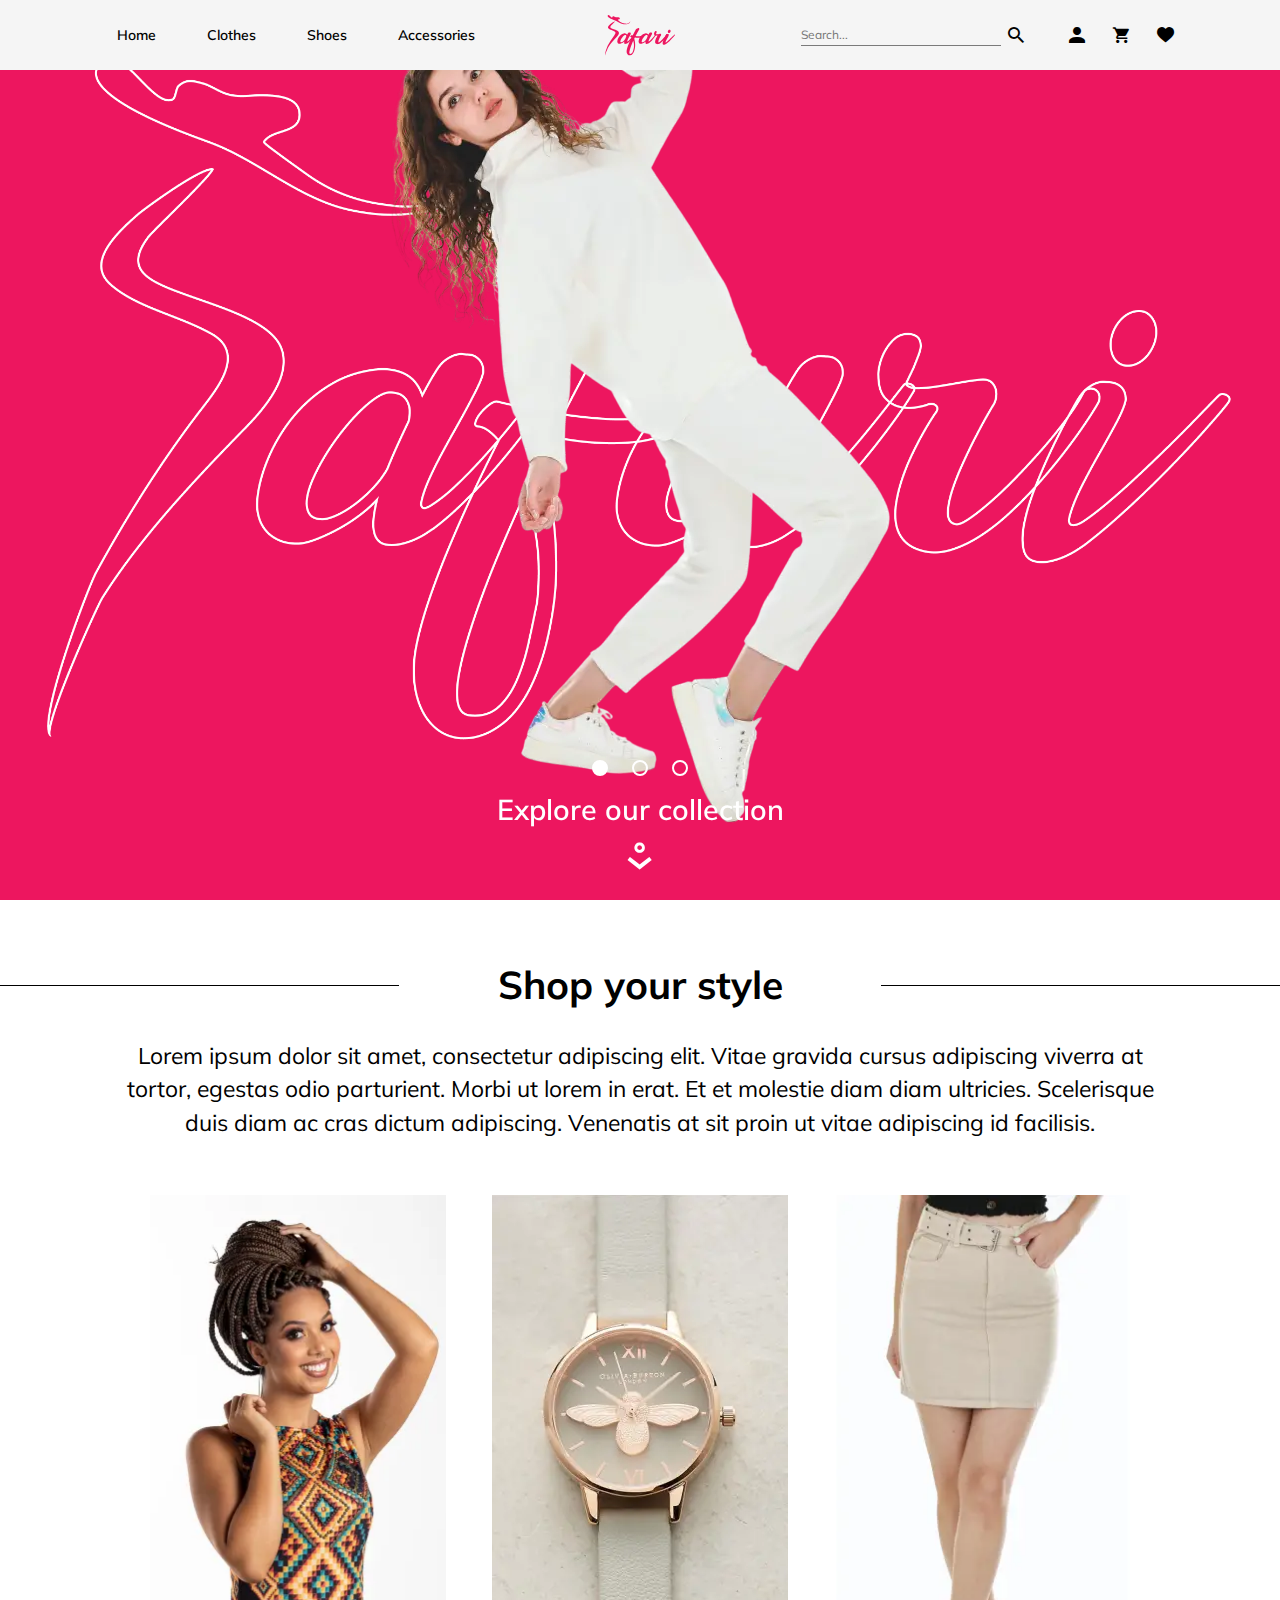
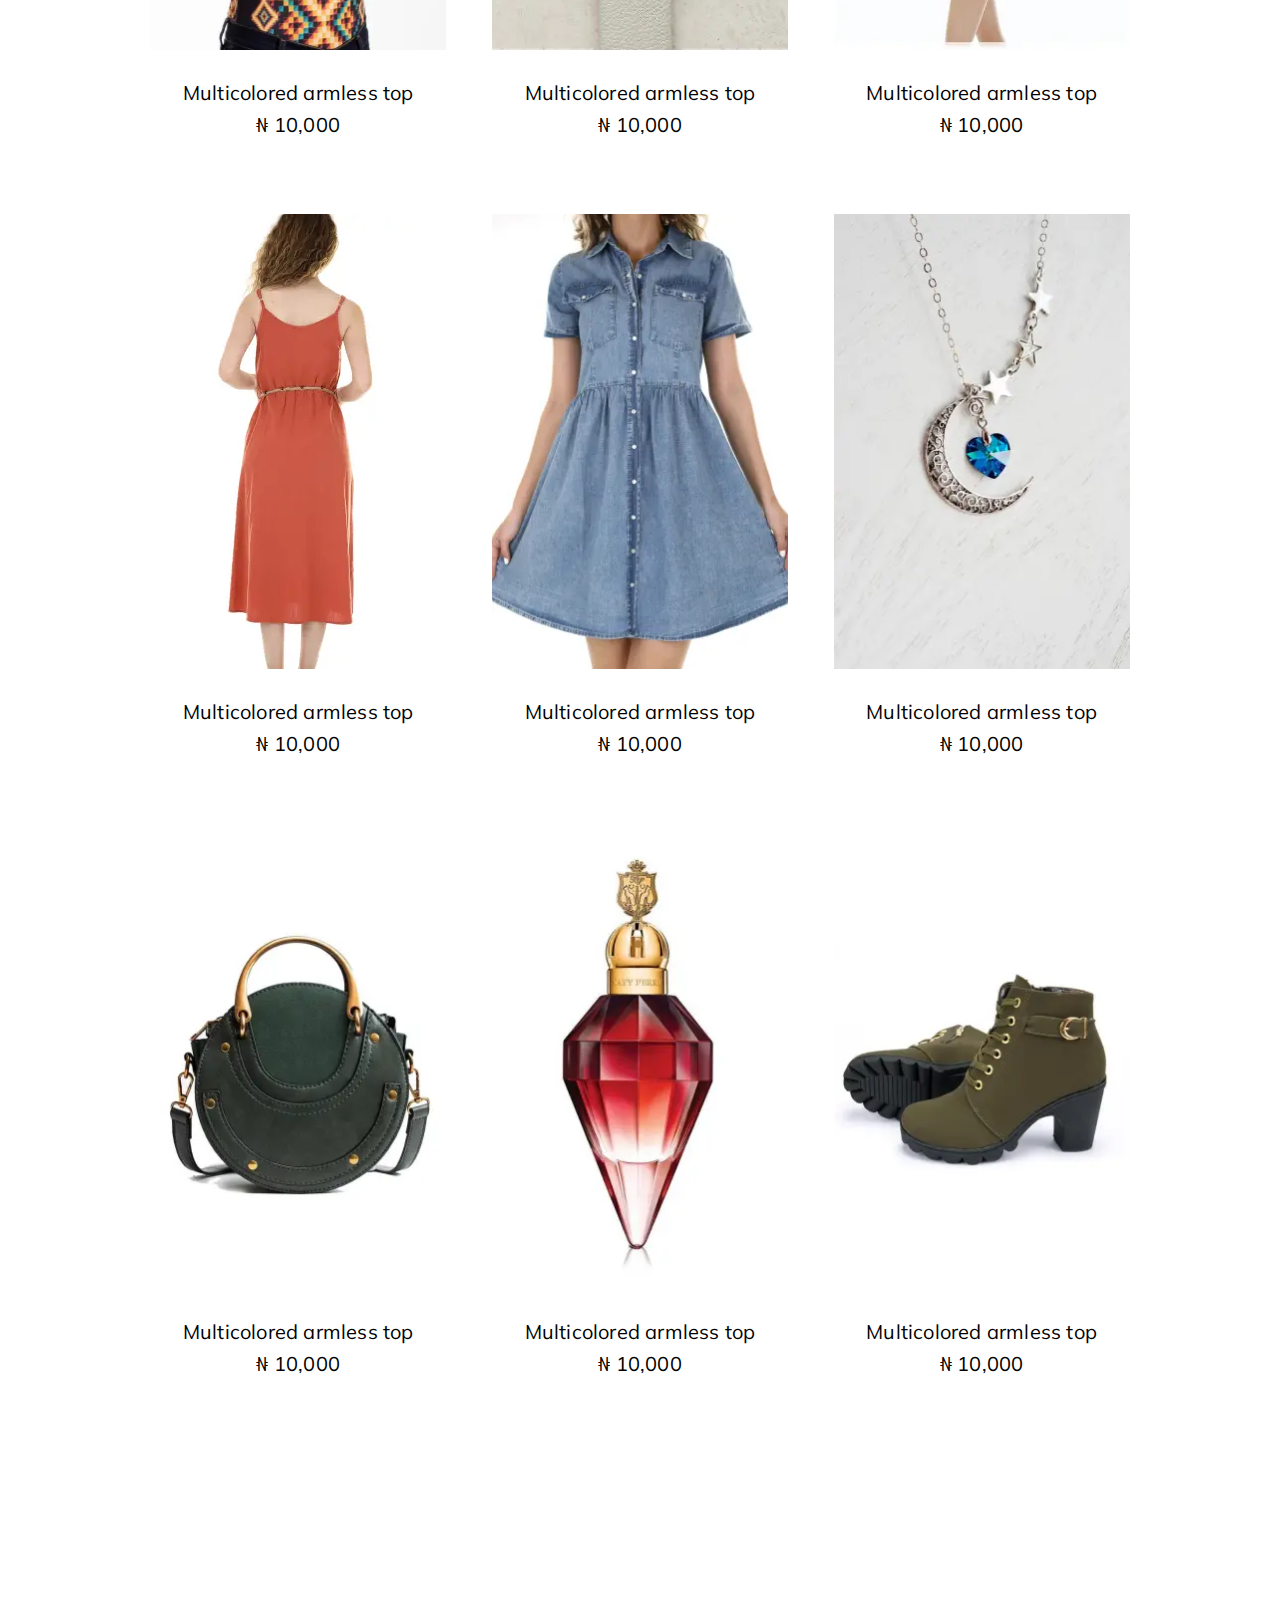
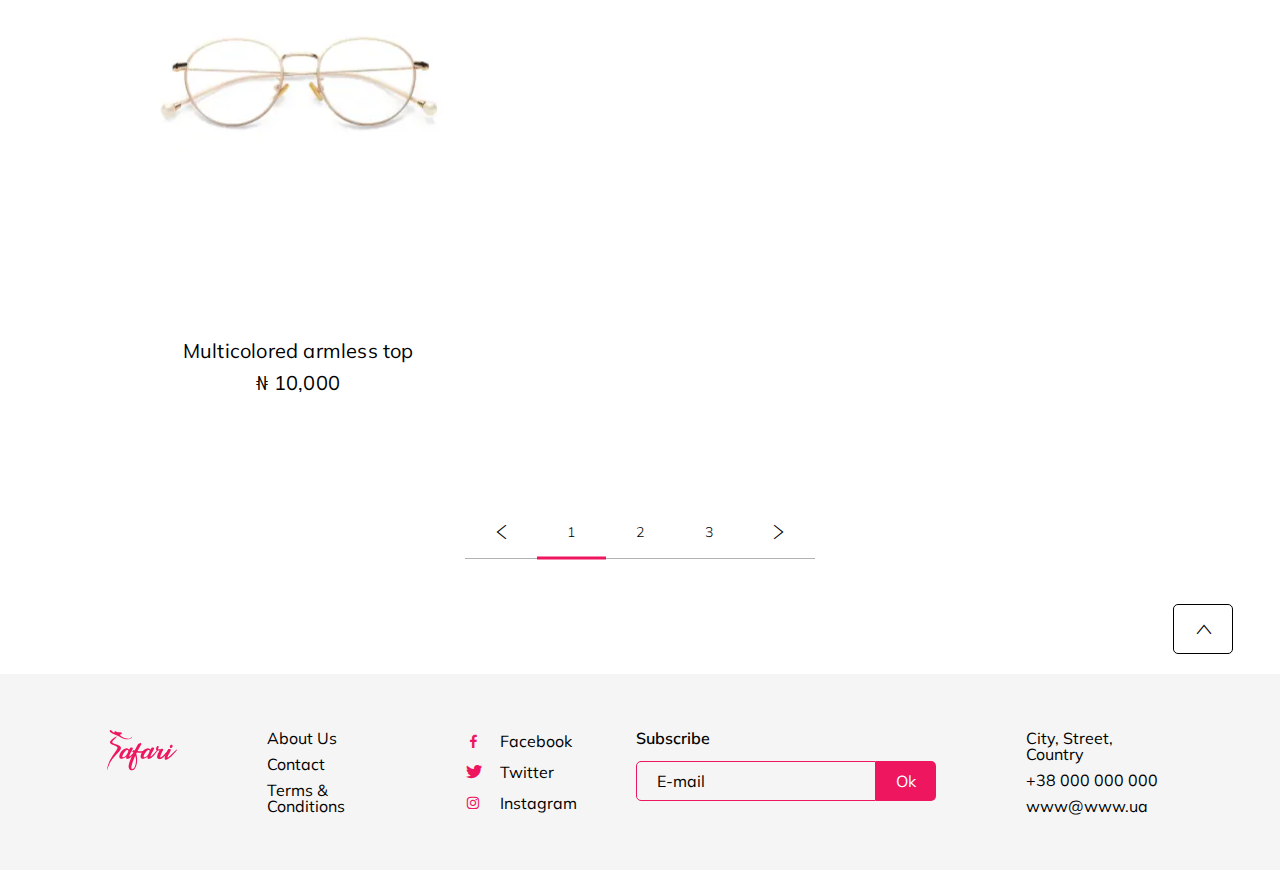
<file: index.html>
<!DOCTYPE html>
<html lang="ru">

<head>
	<title>HomePage</title>
	<meta charset="UTF-8">
	<meta name="format-detection" content="telephone=no">
	<!-- <style>body{opacity: 0;}</style> -->
	<link rel="stylesheet" href="css/style.min.css?_v=20221023191107">

	<!-- <meta name="robots" content="noindex, nofollow"> -->
	<meta name="viewport" content="width=device-width, initial-scale=1.0">
</head>

<body>
	<div class="wrapper">
		<header class="header">
			<div class="header__container">
				<div class="header__menu menu">
					<button type="button" class="menu__icon icon-menu"><span></span></button>
					<nav class="menu__body">
						<ul class="menu__list">
							<li class="menu__item"><a href="index.html" class="menu__link">Home</a></li>
							<li class="menu__item"><a href="catalog.html" class="menu__link">Clothes</a></li>
							<li class="menu__item"><a href="catalog-showes.html" class="menu__link">Shoes</a></li>
							<li class="menu__item"><a href="catalog-acs.html" class="menu__link">Accessories</a></li>
						</ul>
					</nav>
				</div>
				<a href="index.html" class="header__logo"><img src="img/logo.svg" alt="Logo"></a>
				<div class="header__actions actions-header">
					<form action="#" class="actions-header__search search-header">
						<div class="search-header__body">
							<input data-required autocomplete="off" type="text" name="form[]" data-error="Error" placeholder="Search..." class="search-header__input">
							<button type="submit" class="search-header__button _icon-search"></button>
						</div>
						<button type="button" class="search-header__icon _icon-search"></button>
					</form>
					<a href="account-information.html" class="actions-header__item _icon-user"></a>
					<a href="account-checkout.html" class="actions-header__item _icon-cart"></a>
					<a href="" class="actions-header__item _icon-favorite"></a>
				</div>
			</div>
		</header>
		<main class="page">
			<div class="page__main-block main-block">
				<!-- Оболочка слайдера -->
				<div class="main-block__slider swiper">
					<!-- Двигающееся часть слайдера -->
					<div class="main-block__wrapper swiper-wrapper">
						<!-- Слайд -->
						<div class="main-block__slide swiper-slide">
							<div class="main-block__image">
								<picture><source srcset="img/main-block/01.webp" type="image/webp"><img src="img/main-block/01.png" alt="Image"></picture>
							</div>
						</div>
						<div class="main-block__slide swiper-slide">
							<div class="main-block__image">
								<picture><source srcset="img/main-block/01.webp" type="image/webp"><img src="img/main-block/01.png" alt="Image"></picture>
							</div>
						</div>
						<div class="main-block__slide swiper-slide">
							<div class="main-block__image">
								<picture><source srcset="img/main-block/01.webp" type="image/webp"><img src="img/main-block/01.png" alt="Image"></picture>
							</div>
						</div>
					</div>
					<div class="main-block__logo">
						<picture><source srcset="img/main-block/logo.webp" type="image/webp"><img src="img/main-block/logo.png" alt="MainLogo"></picture>
					</div>
					<div class="main-block__footer">
						<!-- Если нужна пагинация -->
						<div class="main-block__pagination"></div>
						<div class="main-block__text">Explore our collection</div>
						<button data-goto=".main-catalog" data-goto-header type="button" class="main-block__scroll _icon-scroll-down"></button>
					</div>
				</div>
			</div>
			<section class="page__main-catalog main-catalog">
				<div class="main-catalog__header">
					<h1 class="main-catalog__title"><span>Shop your style</span></h1>
					<div class="main-catalog__text">Lorem ipsum dolor sit amet, consectetur adipiscing elit. Vitae gravida cursus adipiscing viverra at tortor, egestas odio parturient. Morbi ut lorem in erat. Et et molestie diam diam ultricies. Scelerisque duis diam ac cras dictum adipiscing. Venenatis at sit proin ut vitae adipiscing id facilisis.</div>
				</div>
				<div class="main-catalog__container_content">
					<div class="main-catalog__items items-catalog">
						<article class="items-catalog__item item-catalog">
							<div class="item-catalog__main">
								<a href="" class="item-catalog__image-ibg">
									<picture><source data-srcset="img/catalog/01.webp" srcset="[data-uri]" type="image/webp"><img src="[data-uri]"  data-src="img/catalog/01.jpg" alt="Image"></picture>
								</a>
								<div class="item-catalog__actions">
									<button type="button" class="item-catalog__favorite _icon-favorite"></button>
									<button type="button" class="item-catalog__add-to-cart _icon-cart">ADD TO CART</button>
								</div>
							</div>
							<div class="item-catalog__footer">
								<h3 class="item-catalog__title">
									<a href="" class="item-catalog__link-title">Multicolored armless top</a>
								</h3>
								<div class="item-catalog__price">₦ 10,000</div>
							</div>
						</article>
						<article class="items-catalog__item item-catalog">
							<div class="item-catalog__main">
								<a href="" class="item-catalog__image-ibg">
									<picture><source data-srcset="img/catalog/02.webp" srcset="[data-uri]" type="image/webp"><img src="[data-uri]"  data-src="img/catalog/02.jpg" alt="Image"></picture>
								</a>
								<div class="item-catalog__actions">
									<button type="button" class="item-catalog__favorite _icon-favorite"></button>
									<button type="button" class="item-catalog__add-to-cart _icon-cart">ADD TO CART</button>
								</div>
							</div>
							<div class="item-catalog__footer">
								<h3 class="item-catalog__title">
									<a href="" class="item-catalog__link-title">Multicolored armless top</a>
								</h3>
								<div class="item-catalog__price">₦ 10,000</div>
							</div>
						</article>
						<article class="items-catalog__item item-catalog">
							<div class="item-catalog__main">
								<a href="" class="item-catalog__image-ibg">
									<picture><source data-srcset="img/catalog/03.webp" srcset="[data-uri]" type="image/webp"><img src="[data-uri]"  data-src="img/catalog/03.jpg" alt="Image"></picture>
								</a>
								<div class="item-catalog__actions">
									<button type="button" class="item-catalog__favorite _icon-favorite"></button>
									<button type="button" class="item-catalog__add-to-cart _icon-cart">ADD TO CART</button>
								</div>
							</div>
							<div class="item-catalog__footer">
								<h3 class="item-catalog__title">
									<a href="" class="item-catalog__link-title">Multicolored armless top</a>
								</h3>
								<div class="item-catalog__price">₦ 10,000</div>
							</div>
						</article>
						<article class="items-catalog__item item-catalog">
							<div class="item-catalog__main">
								<a href="" class="item-catalog__image-ibg">
									<picture><source data-srcset="img/catalog/04.webp" srcset="[data-uri]" type="image/webp"><img src="[data-uri]"  data-src="img/catalog/04.jpg" alt="Image"></picture>
								</a>
								<div class="item-catalog__actions">
									<button type="button" class="item-catalog__favorite _icon-favorite"></button>
									<button type="button" class="item-catalog__add-to-cart _icon-cart">ADD TO CART</button>
								</div>
							</div>
							<div class="item-catalog__footer">
								<h3 class="item-catalog__title">
									<a href="" class="item-catalog__link-title">Multicolored armless top</a>
								</h3>
								<div class="item-catalog__price">₦ 10,000</div>
							</div>
						</article>
						<article class="items-catalog__item item-catalog">
							<div class="item-catalog__main">
								<a href="" class="item-catalog__image-ibg">
									<picture><source data-srcset="img/catalog/05.webp" srcset="[data-uri]" type="image/webp"><img src="[data-uri]"  data-src="img/catalog/05.jpg" alt="Image"></picture>
								</a>
								<div class="item-catalog__actions">
									<button type="button" class="item-catalog__favorite _icon-favorite"></button>
									<button type="button" class="item-catalog__add-to-cart _icon-cart">ADD TO CART</button>
								</div>
							</div>
							<div class="item-catalog__footer">
								<h3 class="item-catalog__title">
									<a href="" class="item-catalog__link-title">Multicolored armless top</a>
								</h3>
								<div class="item-catalog__price">₦ 10,000</div>
							</div>
						</article>
						<article class="items-catalog__item item-catalog">
							<div class="item-catalog__main">
								<a href="" class="item-catalog__image-ibg">
									<picture><source data-srcset="img/catalog/06.webp" srcset="[data-uri]" type="image/webp"><img src="[data-uri]"  data-src="img/catalog/06.jpg" alt="Image"></picture>
								</a>
								<div class="item-catalog__actions">
									<button type="button" class="item-catalog__favorite _icon-favorite"></button>
									<button type="button" class="item-catalog__add-to-cart _icon-cart">ADD TO CART</button>
								</div>
							</div>
							<div class="item-catalog__footer">
								<h3 class="item-catalog__title">
									<a href="" class="item-catalog__link-title">Multicolored armless top</a>
								</h3>
								<div class="item-catalog__price">₦ 10,000</div>
							</div>
						</article>
						<article class="items-catalog__item item-catalog">
							<div class="item-catalog__main">
								<a href="" class="item-catalog__image-ibg">
									<picture><source data-srcset="img/catalog/07.webp" srcset="[data-uri]" type="image/webp"><img src="[data-uri]"  data-src="img/catalog/07.jpg" alt="Image"></picture>
								</a>
								<div class="item-catalog__actions">
									<button type="button" class="item-catalog__favorite _icon-favorite"></button>
									<button type="button" class="item-catalog__add-to-cart _icon-cart">ADD TO CART</button>
								</div>
							</div>
							<div class="item-catalog__footer">
								<h3 class="item-catalog__title">
									<a href="" class="item-catalog__link-title">Multicolored armless top</a>
								</h3>
								<div class="item-catalog__price">₦ 10,000</div>
							</div>
						</article>
						<article class="items-catalog__item item-catalog">
							<div class="item-catalog__main">
								<a href="" class="item-catalog__image-ibg">
									<picture><source data-srcset="img/catalog/08.webp" srcset="[data-uri]" type="image/webp"><img src="[data-uri]"  data-src="img/catalog/08.jpg" alt="Image"></picture>
								</a>
								<div class="item-catalog__actions">
									<button type="button" class="item-catalog__favorite _icon-favorite"></button>
									<button type="button" class="item-catalog__add-to-cart _icon-cart">ADD TO CART</button>
								</div>
							</div>
							<div class="item-catalog__footer">
								<h3 class="item-catalog__title">
									<a href="" class="item-catalog__link-title">Multicolored armless top</a>
								</h3>
								<div class="item-catalog__price">₦ 10,000</div>
							</div>
						</article>
						<article class="items-catalog__item item-catalog">
							<div class="item-catalog__main">
								<a href="" class="item-catalog__image-ibg">
									<picture><source data-srcset="img/catalog/09.webp" srcset="[data-uri]" type="image/webp"><img src="[data-uri]"  data-src="img/catalog/09.jpg" alt="Image"></picture>
								</a>
								<div class="item-catalog__actions">
									<button type="button" class="item-catalog__favorite _icon-favorite"></button>
									<button type="button" class="item-catalog__add-to-cart _icon-cart">ADD TO CART</button>
								</div>
							</div>
							<div class="item-catalog__footer">
								<h3 class="item-catalog__title">
									<a href="" class="item-catalog__link-title">Multicolored armless top</a>
								</h3>
								<div class="item-catalog__price">₦ 10,000</div>
							</div>
						</article>
						<article class="items-catalog__item item-catalog">
							<div class="item-catalog__main">
								<a href="" class="item-catalog__image-ibg">
									<picture><source data-srcset="img/catalog/10.webp" srcset="[data-uri]" type="image/webp"><img src="[data-uri]"  data-src="img/catalog/10.jpg" alt="Image"></picture>
								</a>
								<div class="item-catalog__actions">
									<button type="button" class="item-catalog__favorite _icon-favorite"></button>
									<button type="button" class="item-catalog__add-to-cart _icon-cart">ADD TO CART</button>
								</div>
							</div>
							<div class="item-catalog__footer">
								<h3 class="item-catalog__title">
									<a href="" class="item-catalog__link-title">Multicolored armless top</a>
								</h3>
								<div class="item-catalog__price">₦ 10,000</div>
							</div>
						</article>
					</div>
					<div class="main-catalog__pagging">
						<div class="pagging">
							<a href="" class="pagging__arrow _icon-arrow"></a>
							<ul class="pagging__list">
								<li>
									<a href="" class="pagging__item _active">1</a>
								</li>
								<li>
									<a href="" class="pagging__item">2</a>
								</li>
								<li>
									<a href="" class="pagging__item">3</a>
								</li>
							</ul>
							<a href="" class="pagging__arrow _icon-arrow"></a>
						</div>
					</div>
				</div>
			</section>
		</main>
		<footer class="footer">
			<div class="footer__container_content">
				<a href="" class="footer__logo">
					<img src="img/logo.svg" alt="">
				</a>
				<div class="footer__body body-footer">
					<nav class="body-footer__menu menu-footer">
						<ul class="menu-footer__list">
							<li class="menu-footer__item">
								<a href="" class="menu-footer__link">About Us</a>
							</li>
							<li class="menu-footer__item">
								<a href="" class="menu-footer__link">Contact</a>
							</li>
							<li class="menu-footer__item">
								<a href="" class="menu-footer__link">Terms & Conditions</a>
							</li>
						</ul>
					</nav>
					<div class="body-footer__social social-footer">
						<a href="" class="social-footer__item _icon-facebook">Facebook</a>
						<a href="" class="social-footer__item _icon-twitter">Twitter</a>
						<a href="" class="social-footer__item _icon-insta">Instagram</a>
					</div>
					<div class="body-footer__subscribe subscribe-footer">
						<div class="subscribe-footer__label">Subscribe</div>
						<form action="#" class="subscribe-footer__form">
							<input autocomplete="off" type="text" name="form[]" data-required="email" data-error="Error" placeholder="E-mail" class="subscribe-footer__input">
							<button type="submit" class="subscribe-footer__button">Ok</button>
						</form>
					</div>
				</div>
				<div class="footer__contacts contacts-footer">
					<ul class="contacts-footer__list">
						<li class="contacts-footer__item">City, Street, Country</li>
						<li class="contacts-footer__item">
							<a href="tel:+38000000000" class="contacts-footer__link">+38 000 000 000</a>
						</li>
						<li class="contacts-footer__item">
							<a href="mailto:www@www.ua" class="contacts-footer__link">www@www.ua</a>
						</li>
					</ul>
				</div>
				<button type="button" data-goto=".page" class="up _icon-arrow"></button>
			</div>
		</footer>
	</div>
	<!-- <div id="popup" aria-hidden="true" class="popup">
	<div class="popup__wrapper">
		<div class="popup__content">
			<button data-close type="button" class="popup__close">Закрыть</button>
			<div class="popup__text">
				Text
			</div>
		</div>
	</div>
</div> -->
	<script src="js/app.min.js?_v=20221023191107"></script>


</body>

</html>
</file>
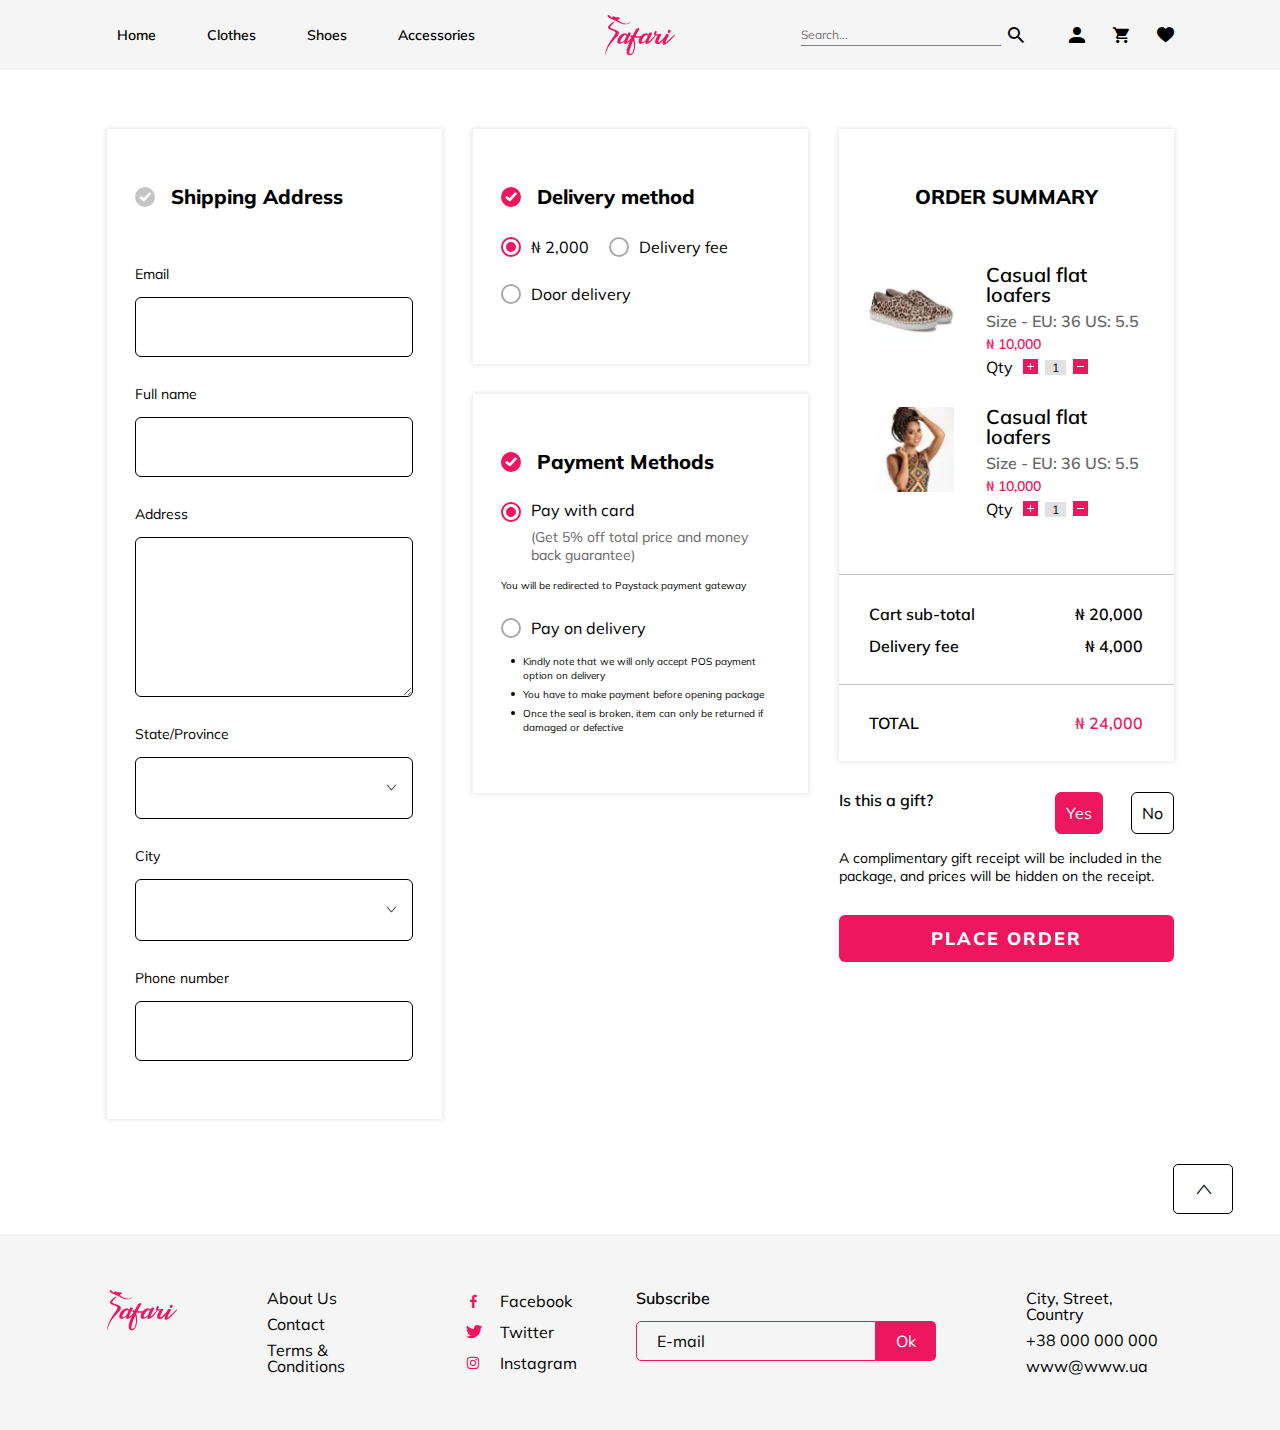
<file: account-checkout.html>
<!DOCTYPE html>
<html lang="ru">

<head>
	<title>Account - checkout</title>
	<meta charset="UTF-8">
	<meta name="format-detection" content="telephone=no">
	<!-- <style>body{opacity: 0;}</style> -->
	<link rel="stylesheet" href="css/style.min.css?_v=20221023191107">

	<!-- <meta name="robots" content="noindex, nofollow"> -->
	<meta name="viewport" content="width=device-width, initial-scale=1.0">
</head>

<body>
	<div class="wrapper">
		<header class="header">
			<div class="header__container">
				<div class="header__menu menu">
					<button type="button" class="menu__icon icon-menu"><span></span></button>
					<nav class="menu__body">
						<ul class="menu__list">
							<li class="menu__item"><a href="index.html" class="menu__link">Home</a></li>
							<li class="menu__item"><a href="catalog.html" class="menu__link">Clothes</a></li>
							<li class="menu__item"><a href="catalog-showes.html" class="menu__link">Shoes</a></li>
							<li class="menu__item"><a href="catalog-acs.html" class="menu__link">Accessories</a></li>
						</ul>
					</nav>
				</div>
				<a href="index.html" class="header__logo"><img src="img/logo.svg" alt="Logo"></a>
				<div class="header__actions actions-header">
					<form action="#" class="actions-header__search search-header">
						<div class="search-header__body">
							<input data-required autocomplete="off" type="text" name="form[]" data-error="Error" placeholder="Search..." class="search-header__input">
							<button type="submit" class="search-header__button _icon-search"></button>
						</div>
						<button type="button" class="search-header__icon _icon-search"></button>
					</form>
					<a href="account-information.html" class="actions-header__item _icon-user"></a>
					<a href="account-checkout.html" class="actions-header__item _icon-cart"></a>
					<a href="" class="actions-header__item _icon-favorite"></a>
				</div>
			</div>
		</header>
		<main class="page">
			<section class="page__account account">
				<div class="account__container_content">
					<form action="#" class="account__form">
						<div class="account__content account__content">
							<div class="account__column">
								<div class="account__block">
									<div class="account__step account__step_margin _icon-check">Shipping Address</div>
									<div class="form-account">
										<div class="form-account__block">
											<div class="form-account__line">
												<label for="i-1" class="form-account__label">Email</label>
												<input id="i-1" autocomplete="off" type="text" name="form[]" data-error="Error" data-required="email" placeholder="" class="form-account__input">
											</div>
											<div class="form-account__line">
												<label for="i-2" class="form-account__label">Full name</label>
												<input id="i-2" autocomplete="off" type="text" name="form[]" data-error="Error" placeholder="" class="form-account__input">
											</div>
											<div class="form-account__line">
												<label for="i-3" class="form-account__label">Address</label>
												<textarea id="i-3" autocomplete="off" name="form[]" placeholder="" data-error="Error" class="form-account__input"></textarea>
											</div>
											<div class="form-account__line">
												<label for="i-4" class="form-account__label">State/Province</label>
												<select id="i-4" name="form[]" data-class-modif="account">
													<option value=""></option>
													<option value="1">Male</option>
													<option value="2">Female</option>
												</select>
											</div>
											<div class="form-account__line">
												<label for="i-5" class="form-account__label">City</label>
												<select id="i-5" name="form[]" data-class-modif="account">
													<option value=""></option>
													<option value="1">Male</option>
													<option value="2">Female</option>
												</select>
											</div>
											<div class="form-account__line">
												<label for="i-6" class="form-account__label">Phone number</label>
												<input id="i-6" autocomplete="off" type="text" name="form[]" data-error="Error" placeholder="" class="form-account__input">
											</div>
										</div>
									</div>
								</div>
							</div>
							<div class="account__column">
								<div class="account__block">
									<div class="account__step account__step_done _icon-check">Delivery method</div>
									<div class="account__delivery options">
										<div class="options__item">
											<input id="o_1" class="options__input" checked type="radio" value="1" name="delivery">
											<label for="o_1" class="options__label"><span class="options__text">₦ 2,000</span></label>
										</div>
										<div class="options__item">
											<input id="o_2" class="options__input" type="radio" value="2" name="delivery">
											<label for="o_2" class="options__label"><span class="options__text">Delivery fee</span></label>
										</div>
										<div class="options__item">
											<input id="o_3" class="options__input" type="radio" value="2" name="delivery">
											<label for="o_3" class="options__label"><span class="options__text">Door delivery</span></label>
										</div>
									</div>
								</div>
								<div class="account__block">
									<div class="account__step account__step_done _icon-check">Payment Methods</div>
									<div class="account__peyments options">
										<div class="options__item">
											<input id="o_4" class="options__input" checked type="radio" value="1" name="peyments">
											<label for="o_4" class="options__label"><span class="options__text">Pay with card <small>(Get 5% off total price and money back guarantee)</small></span></label>
											<div class="options__info">You will be redirected to Paystack payment gateway</div>
										</div>
										<div class="options__item">
											<input id="o_5" class="options__input" type="radio" value="2" name="peyments">
											<label for="o_5" class="options__label">
												<span class="options__text">
													Pay on delivery
												</span>
											</label>
											<ul class="options__list">
												<li>Kindly note that we will only accept POS payment option on delivery</li>
												<li>You have to make payment before opening package</li>
												<li>Once the seal is broken, item can only be returned if damaged or defective </li>
											</ul>
										</div>
									</div>
								</div>
							</div>
							<div class="account__column">
								<div class="account__order order-account">
									<div class="order-account__body">
										<div class="order-account__title">ORDER SUMMARY</div>
										<div class="order-account__list">
											<div class="order-account__item item-order-account">
												<a href="" class="item-order-account__image-ibg">
													<picture><source srcset="img/order/01.webp" type="image/webp"><img src="img/order/01.png" alt="Image"></picture>
												</a>
												<div class="item-order-account__body">
													<a href="" class="item-order-account__title">Casual flat loafers</a>
													<div class="item-order-account__size">Size - EU: 36 US: 5.5</div>
													<div class="item-order-account__price">₦ 10,000</div>
													<div class="item-order-account__quantity quantity-order-account">
														<div class="quantity-order-account__label">Qty</div>
														<div data-quantity class="quantity-order-account__body quantity">
															<button data-quantity-plus type="button" class="quantity__button quantity__button_plus"></button>
															<div class="quantity__input">
																<input data-quantity-value autocomplete="off" type="text" name="form[]" value="1">
															</div>
															<button data-quantity-minus type="button" class="quantity__button quantity__button_minus"></button>
														</div>
													</div>
												</div>
											</div>
											<div class="order-account__item item-order-account">
												<a href="" class="item-order-account__image-ibg">
													<picture><source srcset="img/order/02.webp" type="image/webp"><img src="img/order/02.png" alt="Image"></picture>
												</a>
												<div class="item-order-account__body">
													<a href="" class="item-order-account__title">Casual flat loafers</a>
													<div class="item-order-account__size">Size - EU: 36 US: 5.5</div>
													<div class="item-order-account__price">₦ 10,000</div>
													<div class="item-order-account__quantity quantity-order-account">
														<div class="quantity-order-account__label">Qty</div>
														<div data-quantity class="quantity-order-account__body quantity">
															<button data-quantity-plus type="button" class="quantity__button quantity__button_plus"></button>
															<div class="quantity__input">
																<input data-quantity-value autocomplete="off" type="text" name="form[]" value="1">
															</div>
															<button data-quantity-minus type="button" class="quantity__button quantity__button_minus"></button>
														</div>
													</div>
												</div>
											</div>
										</div>
									</div>
									<div class="order-account__prices prices-order-account">
										<div class="prices-order-account__item item-price-order">
											<div class="item-price-order__label">Cart sub-total</div>
											<div class="item-price-order__value">₦ 20,000</div>
										</div>
										<div class="prices-order-account__item item-price-order">
											<div class="item-price-order__label">Delivery fee</div>
											<div class="item-price-order__value">₦ 4,000</div>
										</div>
									</div>
									<div class="order-account__total total-order-account">
										<div class="total-order-account__label">TOTAL</div>
										<div class="total-order-account__value">₦ 24,000</div>
									</div>
								</div>
								<div class="account__gift gift-account">
									<div class="gift-account__body">
										<div class="gift-account__label">Is this a gift?</div>
										<div class="gift-account__actions">
											<button type="button" class="gift-account__button gift-account__button_active">Yes</button>
											<button type="button" class="gift-account__button">No</button>
										</div>
									</div>
									<div class="gift-account__text">A complimentary gift receipt will be included in the package, and prices will be hidden on the receipt.</div>
								</div>
								<button type="submit" class="account__button button _fw">PLACE ORDER</button>
							</div>
						</div>
					</form>
				</div>
			</section>
		</main>
		<footer class="footer">
			<div class="footer__container_content">
				<a href="" class="footer__logo">
					<img src="img/logo.svg" alt="">
				</a>
				<div class="footer__body body-footer">
					<nav class="body-footer__menu menu-footer">
						<ul class="menu-footer__list">
							<li class="menu-footer__item">
								<a href="" class="menu-footer__link">About Us</a>
							</li>
							<li class="menu-footer__item">
								<a href="" class="menu-footer__link">Contact</a>
							</li>
							<li class="menu-footer__item">
								<a href="" class="menu-footer__link">Terms & Conditions</a>
							</li>
						</ul>
					</nav>
					<div class="body-footer__social social-footer">
						<a href="" class="social-footer__item _icon-facebook">Facebook</a>
						<a href="" class="social-footer__item _icon-twitter">Twitter</a>
						<a href="" class="social-footer__item _icon-insta">Instagram</a>
					</div>
					<div class="body-footer__subscribe subscribe-footer">
						<div class="subscribe-footer__label">Subscribe</div>
						<form action="#" class="subscribe-footer__form">
							<input autocomplete="off" type="text" name="form[]" data-required="email" data-error="Error" placeholder="E-mail" class="subscribe-footer__input">
							<button type="submit" class="subscribe-footer__button">Ok</button>
						</form>
					</div>
				</div>
				<div class="footer__contacts contacts-footer">
					<ul class="contacts-footer__list">
						<li class="contacts-footer__item">City, Street, Country</li>
						<li class="contacts-footer__item">
							<a href="tel:+38000000000" class="contacts-footer__link">+38 000 000 000</a>
						</li>
						<li class="contacts-footer__item">
							<a href="mailto:www@www.ua" class="contacts-footer__link">www@www.ua</a>
						</li>
					</ul>
				</div>
				<button type="button" data-goto=".page" class="up _icon-arrow"></button>
			</div>
		</footer>
	</div>
	<!-- <div id="popup" aria-hidden="true" class="popup">
	<div class="popup__wrapper">
		<div class="popup__content">
			<button data-close type="button" class="popup__close">Закрыть</button>
			<div class="popup__text">
				Text
			</div>
		</div>
	</div>
</div> -->
	<script src="js/app.min.js?_v=20221023191107"></script>


</body>

</html>
</file>
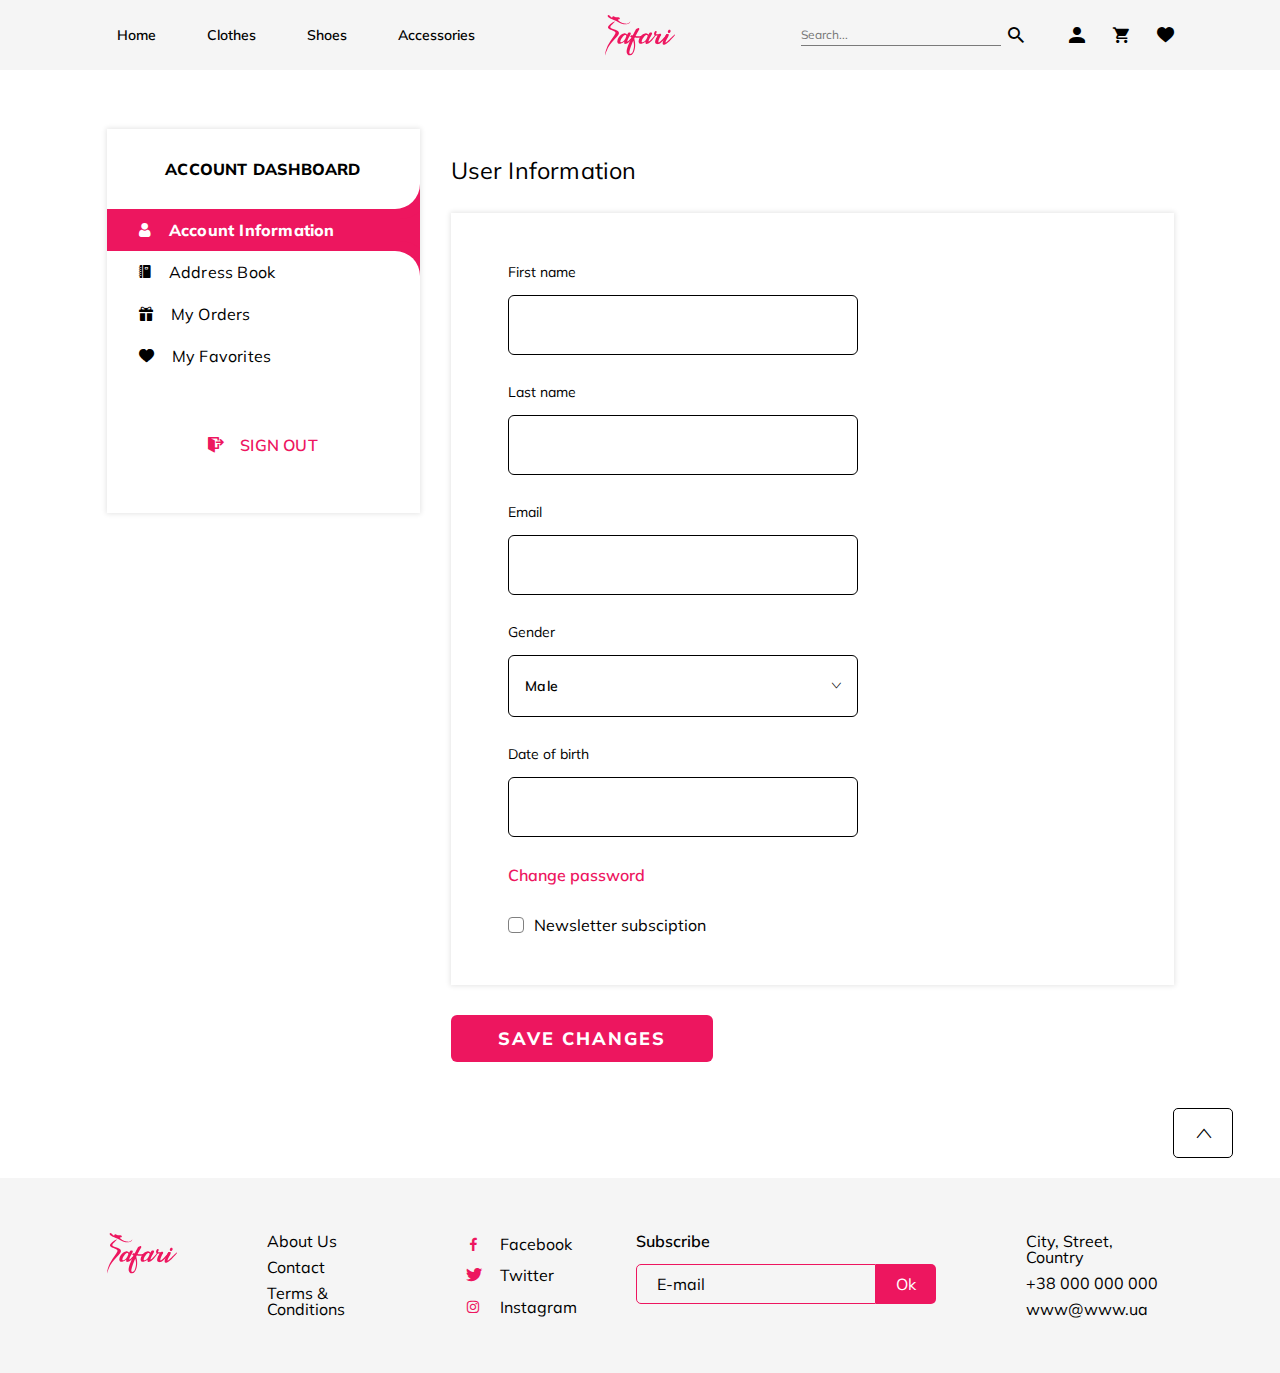
<file: account-information.html>
<!DOCTYPE html>
<html lang="ru">

<head>
	<title>Account - information</title>
	<meta charset="UTF-8">
	<meta name="format-detection" content="telephone=no">
	<!-- <style>body{opacity: 0;}</style> -->
	<link rel="stylesheet" href="css/style.min.css?_v=20221023191107">

	<!-- <meta name="robots" content="noindex, nofollow"> -->
	<meta name="viewport" content="width=device-width, initial-scale=1.0">
</head>

<body>
	<div class="wrapper">
		<header class="header">
			<div class="header__container">
				<div class="header__menu menu">
					<button type="button" class="menu__icon icon-menu"><span></span></button>
					<nav class="menu__body">
						<ul class="menu__list">
							<li class="menu__item"><a href="index.html" class="menu__link">Home</a></li>
							<li class="menu__item"><a href="catalog.html" class="menu__link">Clothes</a></li>
							<li class="menu__item"><a href="catalog-showes.html" class="menu__link">Shoes</a></li>
							<li class="menu__item"><a href="catalog-acs.html" class="menu__link">Accessories</a></li>
						</ul>
					</nav>
				</div>
				<a href="index.html" class="header__logo"><img src="img/logo.svg" alt="Logo"></a>
				<div class="header__actions actions-header">
					<form action="#" class="actions-header__search search-header">
						<div class="search-header__body">
							<input data-required autocomplete="off" type="text" name="form[]" data-error="Error" placeholder="Search..." class="search-header__input">
							<button type="submit" class="search-header__button _icon-search"></button>
						</div>
						<button type="button" class="search-header__icon _icon-search"></button>
					</form>
					<a href="account-information.html" class="actions-header__item _icon-user"></a>
					<a href="account-checkout.html" class="actions-header__item _icon-cart"></a>
					<a href="" class="actions-header__item _icon-favorite"></a>
				</div>
			</div>
		</header>
		<main class="page">
			<section class="page__account account">
				<div class="account__container_content">
					<div class="account__content account__content_menu">
						<aside class="account__menu menu-account">
							<h2 class="menu-account__title">ACCOUNT DASHBOARD</h2>
							<ul class="menu-account__list">
								<li class="menu-account__item menu-account__item_active">
									<a href="" class="menu-account__link _icon-account-user">Account Information</a>
								</li>
								<li class="menu-account__item">
									<a href="" class="menu-account__link _icon-account-book">Address Book</a>
								</li>
								<li class="menu-account__item">
									<a href="" class="menu-account__link _icon-account-orders">My Orders</a>
								</li>
								<li class="menu-account__item">
									<a href="" class="menu-account__link _icon-account-favorites">My Favorites</a>
								</li>
							</ul>
							<button type="button" class="menu-account__sign-out _icon-out">SIGN OUT</button>
						</aside>
						<div class="account__information">
							<h1 class="account__title">
								User Information
							</h1>
							<form action="#" class="account__form form-account">
								<div class="form-account__content">
									<div class="form-account__line">
										<label for="i-1" class="form-account__label">First name</label>
										<input id="i-1" autocomplete="off" type="text" name="form[]" data-error="Error" placeholder="" class="form-account__input">
									</div>
									<div class="form-account__line">
										<label for="i-2" class="form-account__label">Last name</label>
										<input id="i-2" autocomplete="off" type="text" name="form[]" data-error="Error" placeholder="" class="form-account__input">
									</div>
									<div class="form-account__line">
										<label for="i-3" class="form-account__label">Email</label>
										<input id="i-3" autocomplete="off" type="text" name="form[]" data-error="Error" data-required="email" placeholder="" class="form-account__input">
									</div>
									<div class="form-account__line">
										<label for="i-4" class="form-account__label">Gender</label>
										<select id="i-4" name="form[]" data-class-modif="account">
											<option value="1" selected>Male</option>
											<option value="2">Female</option>
										</select>
									</div>
									<div class="form-account__line">
										<label for="i-5" class="form-account__label">Date of birth</label>
										<input id="i-5" autocomplete="off" type="text" name="form[]" data-error="Error" placeholder="" class="form-account__input">
									</div>
									<div class="form-account__line">
										<a href="" class="form-account__link">Change password</a>
									</div>
									<div class="form-account__line">
										<div class="checkbox">
											<input id="c_1" data-error="Ошибка" class="checkbox__input" type="checkbox" value="1" name="form[]">
											<label for="c_1" class="checkbox__label"><span class="checkbox__text">Newsletter subsciption</span></label>
										</div>
									</div>
								</div>
								<button type="submit" class="form-account__button button">save changes</button>
							</form>
						</div>
					</div>
				</div>
			</section>
		</main>
		<footer class="footer">
			<div class="footer__container_content">
				<a href="" class="footer__logo">
					<img src="img/logo.svg" alt="">
				</a>
				<div class="footer__body body-footer">
					<nav class="body-footer__menu menu-footer">
						<ul class="menu-footer__list">
							<li class="menu-footer__item">
								<a href="" class="menu-footer__link">About Us</a>
							</li>
							<li class="menu-footer__item">
								<a href="" class="menu-footer__link">Contact</a>
							</li>
							<li class="menu-footer__item">
								<a href="" class="menu-footer__link">Terms & Conditions</a>
							</li>
						</ul>
					</nav>
					<div class="body-footer__social social-footer">
						<a href="" class="social-footer__item _icon-facebook">Facebook</a>
						<a href="" class="social-footer__item _icon-twitter">Twitter</a>
						<a href="" class="social-footer__item _icon-insta">Instagram</a>
					</div>
					<div class="body-footer__subscribe subscribe-footer">
						<div class="subscribe-footer__label">Subscribe</div>
						<form action="#" class="subscribe-footer__form">
							<input autocomplete="off" type="text" name="form[]" data-required="email" data-error="Error" placeholder="E-mail" class="subscribe-footer__input">
							<button type="submit" class="subscribe-footer__button">Ok</button>
						</form>
					</div>
				</div>
				<div class="footer__contacts contacts-footer">
					<ul class="contacts-footer__list">
						<li class="contacts-footer__item">City, Street, Country</li>
						<li class="contacts-footer__item">
							<a href="tel:+38000000000" class="contacts-footer__link">+38 000 000 000</a>
						</li>
						<li class="contacts-footer__item">
							<a href="mailto:www@www.ua" class="contacts-footer__link">www@www.ua</a>
						</li>
					</ul>
				</div>
				<button type="button" data-goto=".page" class="up _icon-arrow"></button>
			</div>
		</footer>
	</div>
	<!-- <div id="popup" aria-hidden="true" class="popup">
	<div class="popup__wrapper">
		<div class="popup__content">
			<button data-close type="button" class="popup__close">Закрыть</button>
			<div class="popup__text">
				Text
			</div>
		</div>
	</div>
</div> -->
	<script src="js/app.min.js?_v=20221023191107"></script>


</body>

</html>
</file>
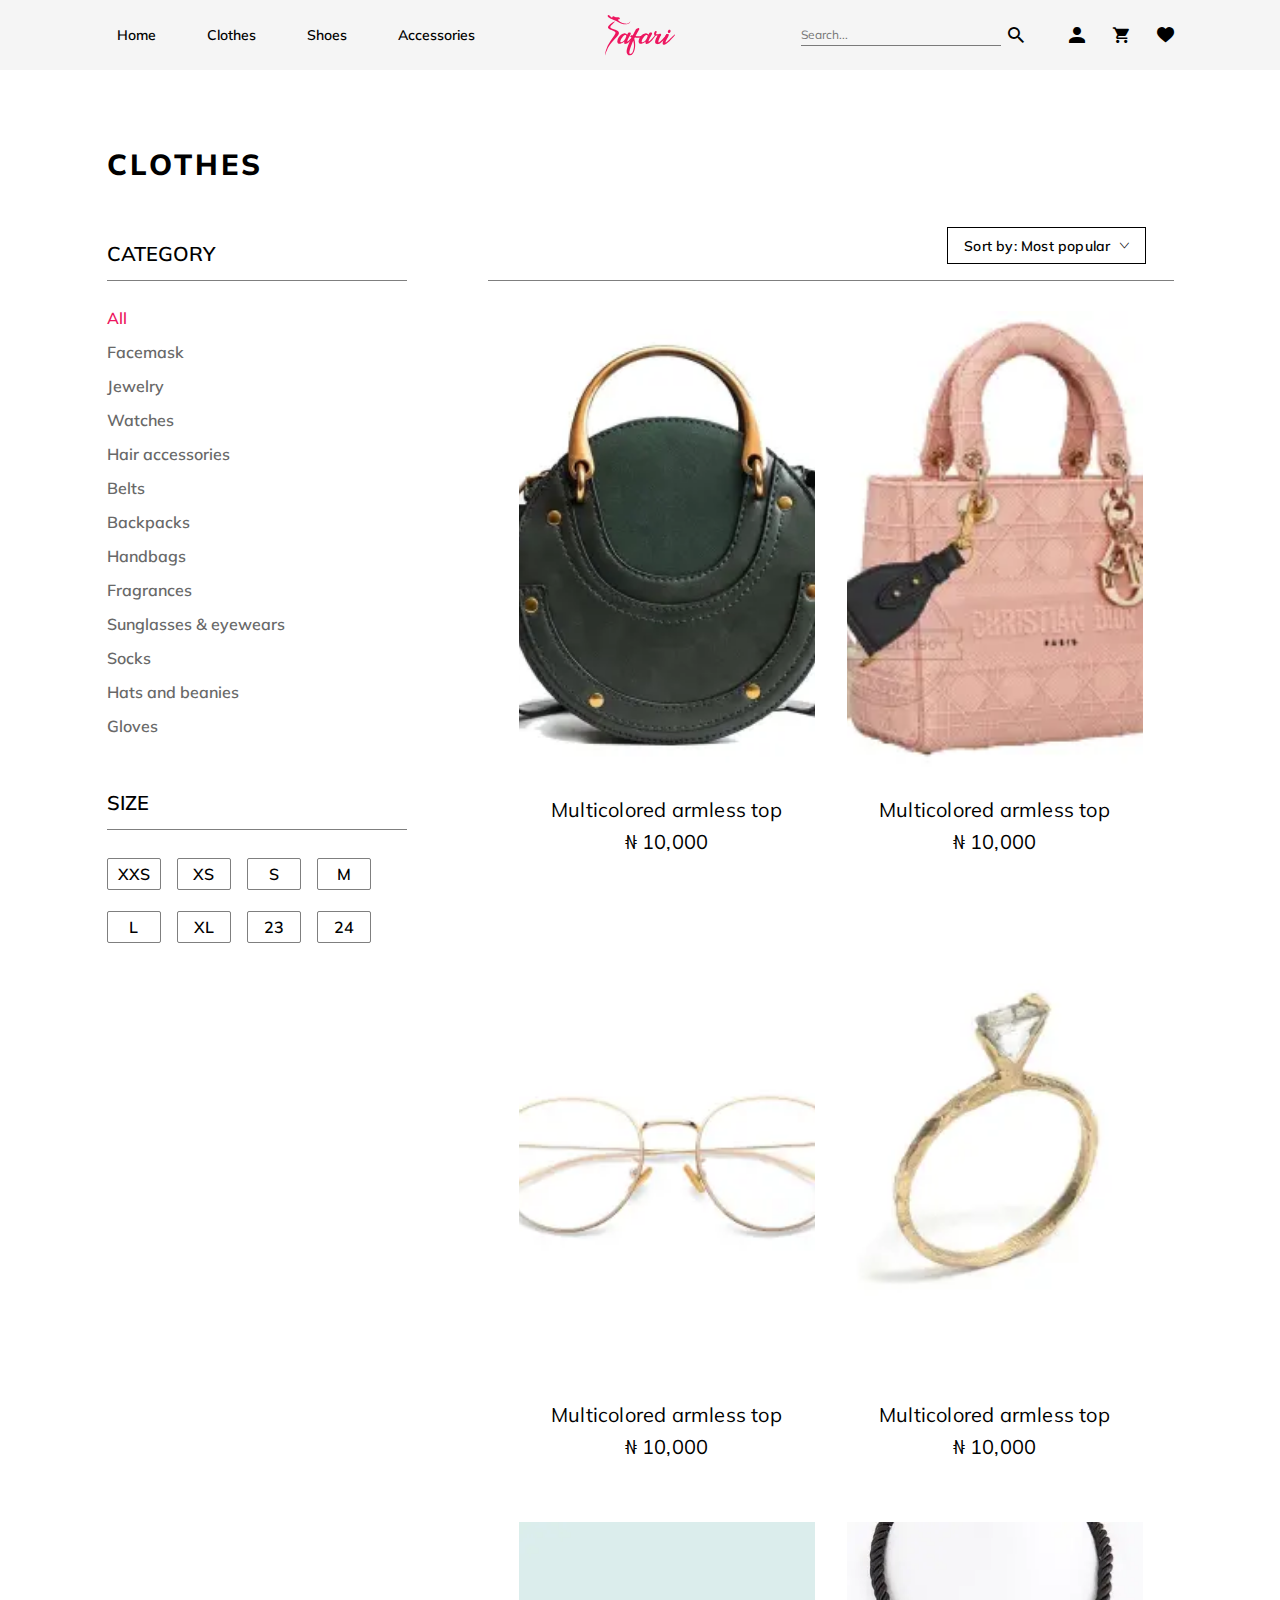
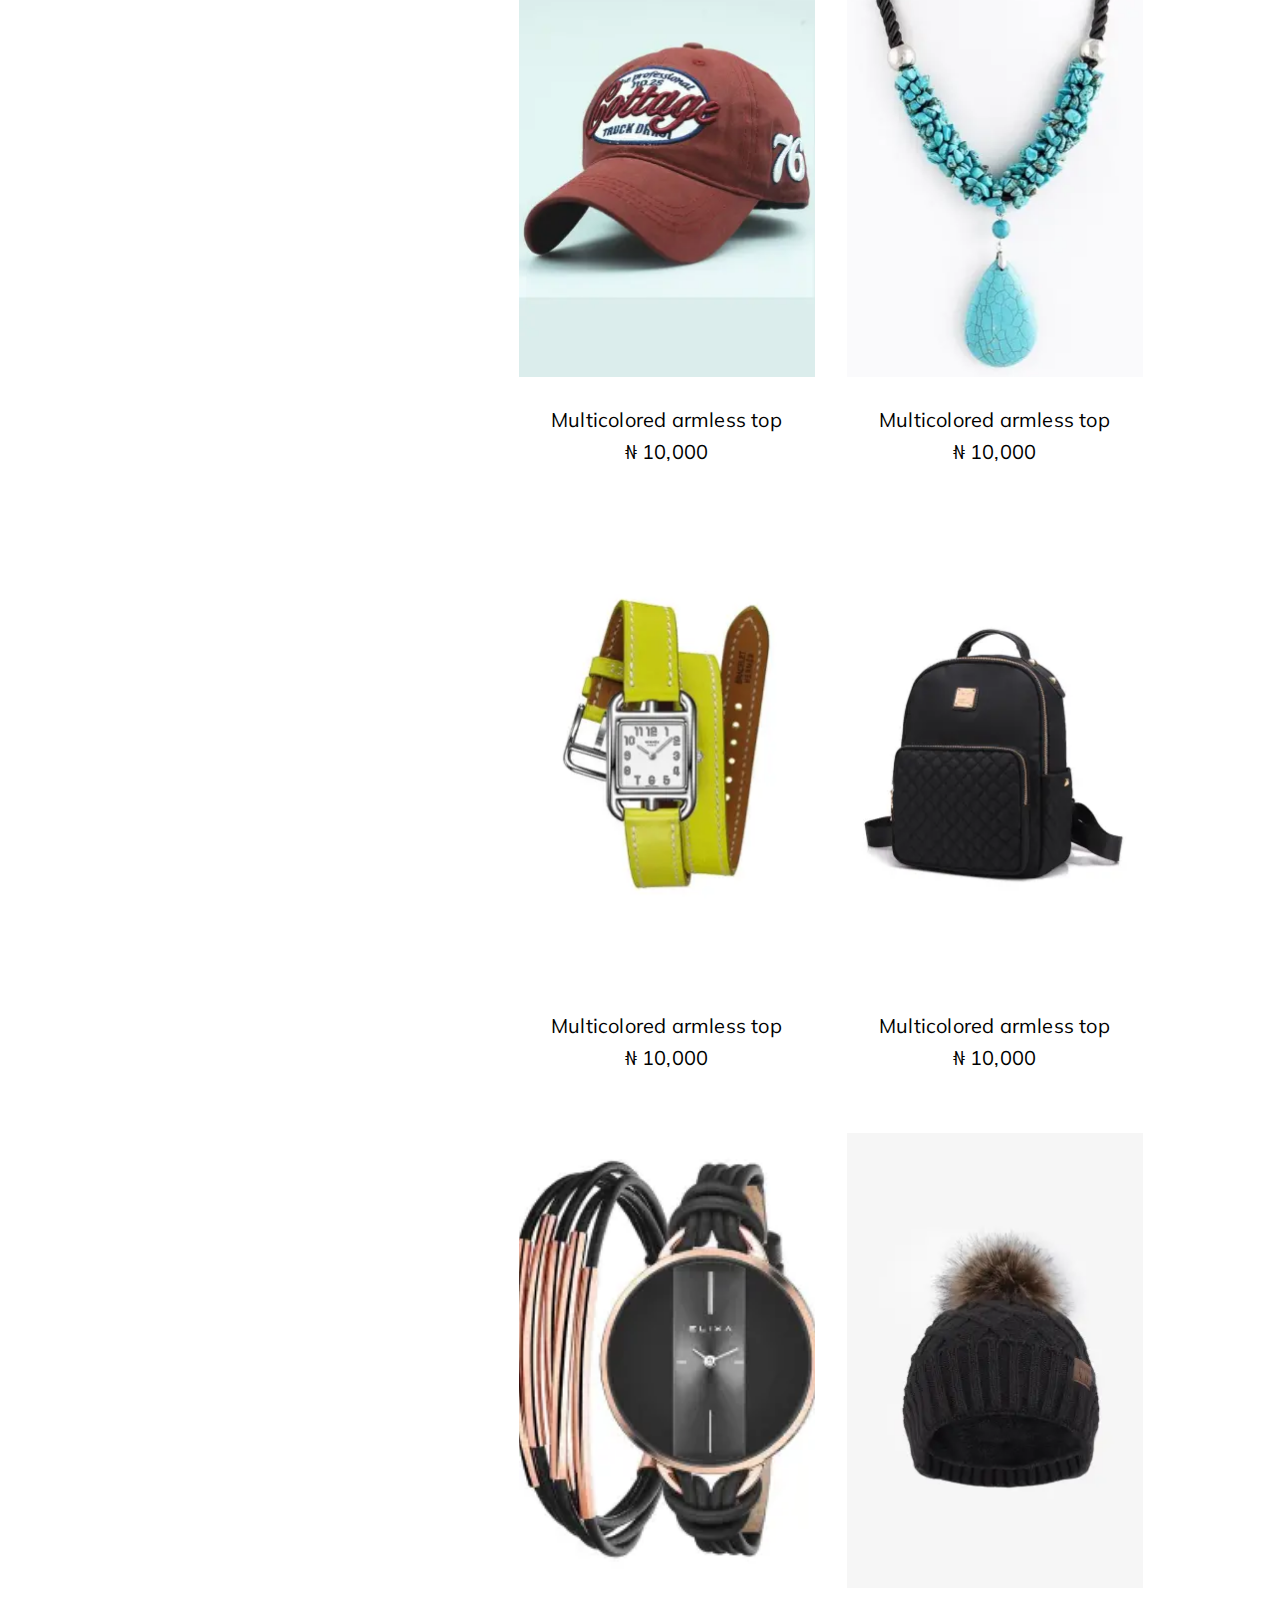
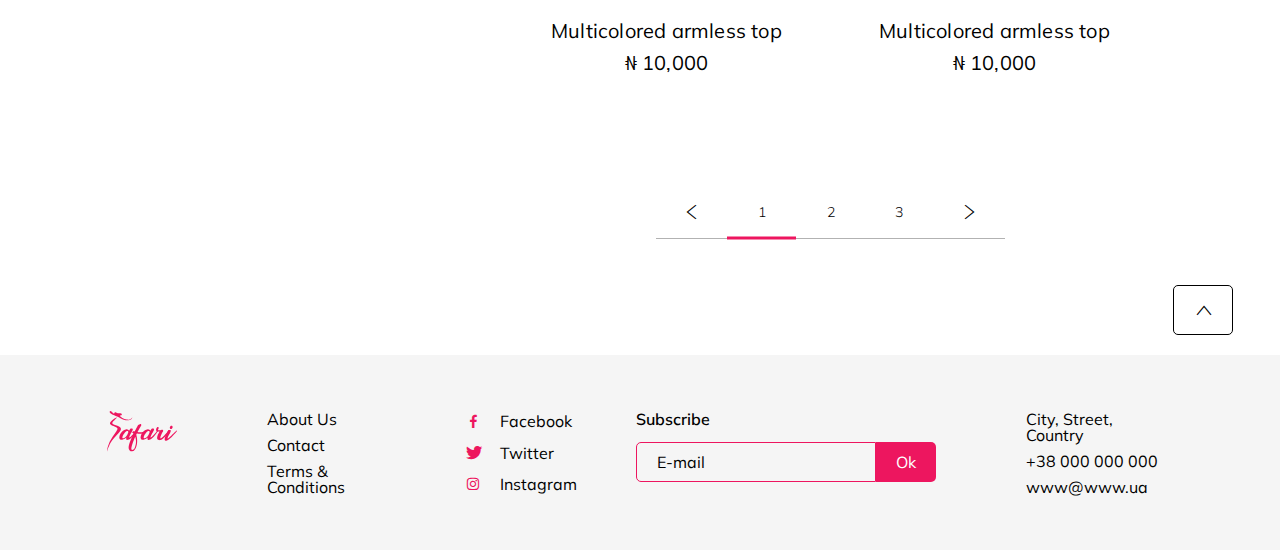
<file: catalog-acs.html>
<!DOCTYPE html>
<html lang="ru">

<head>
	<title>Catalog</title>
	<meta charset="UTF-8">
	<meta name="format-detection" content="telephone=no">
	<!-- <style>body{opacity: 0;}</style> -->
	<link rel="stylesheet" href="css/style.min.css?_v=20221023191107">

	<!-- <meta name="robots" content="noindex, nofollow"> -->
	<meta name="viewport" content="width=device-width, initial-scale=1.0">
</head>

<body>
	<div class="wrapper">
		<header class="header">
			<div class="header__container">
				<div class="header__menu menu">
					<button type="button" class="menu__icon icon-menu"><span></span></button>
					<nav class="menu__body">
						<ul class="menu__list">
							<li class="menu__item"><a href="index.html" class="menu__link">Home</a></li>
							<li class="menu__item"><a href="catalog.html" class="menu__link">Clothes</a></li>
							<li class="menu__item"><a href="catalog-showes.html" class="menu__link">Shoes</a></li>
							<li class="menu__item"><a href="catalog-acs.html" class="menu__link">Accessories</a></li>
						</ul>
					</nav>
				</div>
				<a href="index.html" class="header__logo"><img src="img/logo.svg" alt="Logo"></a>
				<div class="header__actions actions-header">
					<form action="#" class="actions-header__search search-header">
						<div class="search-header__body">
							<input data-required autocomplete="off" type="text" name="form[]" data-error="Error" placeholder="Search..." class="search-header__input">
							<button type="submit" class="search-header__button _icon-search"></button>
						</div>
						<button type="button" class="search-header__icon _icon-search"></button>
					</form>
					<a href="account-information.html" class="actions-header__item _icon-user"></a>
					<a href="account-checkout.html" class="actions-header__item _icon-cart"></a>
					<a href="" class="actions-header__item _icon-favorite"></a>
				</div>
			</div>
		</header>
		<main class="page">
			<section class="page__catalog catalog">
				<div class="catalog__container_content">
					<h1 class="catalog__title">CLOTHES</h1>
					<form action="#" class="catalog__body">
						<aside data-spollers="991.98,max" class="catalog__filter filter">
							<button type="button" data-spoller class="filter__open">Filter</button>
							<div class="filter__blocks">
								<div class="filter__block">
									<div class="filter__header">
										<div class="filter__title">CATEGORY</div>
									</div>
									<div class="filter__body categories-filter">
										<ul class="categories-filter__list">
											<li class="categories-filter__item"><a href="" class="categories-filter__link _active">All</a></li>
											<li class="categories-filter__item"><a href="" class="categories-filter__link">Facemask</a></li>
											<li class="categories-filter__item"><a href="" class="categories-filter__link">Jewelry</a></li>
											<li class="categories-filter__item"><a href="" class="categories-filter__link">Watches</a></li>
											<li class="categories-filter__item"><a href="" class="categories-filter__link">Hair accessories</a></li>
											<li class="categories-filter__item"><a href="" class="categories-filter__link">Belts</a></li>
											<li class="categories-filter__item"><a href="" class="categories-filter__link">Backpacks</a></li>
											<li class="categories-filter__item"><a href="" class="categories-filter__link">Handbags</a></li>
											<li class="categories-filter__item"><a href="" class="categories-filter__link">Fragrances</a></li>
											<li class="categories-filter__item"><a href="" class="categories-filter__link">Sunglasses & eyewears</a></li>
											<li class="categories-filter__item"><a href="" class="categories-filter__link">Socks</a></li>
											<li class="categories-filter__item"><a href="" class="categories-filter__link">Hats and beanies</a></li>
											<li class="categories-filter__item"><a href="" class="categories-filter__link">Gloves</a></li>
										</ul>
									</div>
								</div>
								<div class="filter__block">
									<div class="filter__header">
										<div class="filter__title">SIZE</div>
										<button type="button" class="filter__clear _icon-close">Clear</button>
									</div>
									<div class="filter__body size-filter">
										<div class="size-filter__item checkbox">
											<input id="c_1" data-error="Ошибка" class="checkbox__input" type="checkbox" value="1" name="form[]">
											<label for="c_1" class="checkbox__label"><span class="checkbox__text">XXS</span></label>
										</div>
										<div class="size-filter__item checkbox">
											<input id="c_2" data-error="Ошибка" class="checkbox__input" type="checkbox" value="1" name="form[]">
											<label for="c_2" class="checkbox__label"><span class="checkbox__text">XS</span></label>
										</div>
										<div class="size-filter__item checkbox">
											<input id="c_3" data-error="Ошибка" class="checkbox__input" type="checkbox" value="1" name="form[]">
											<label for="c_3" class="checkbox__label"><span class="checkbox__text">S</span></label>
										</div>
										<div class="size-filter__item checkbox">
											<input id="c_4" data-error="Ошибка" class="checkbox__input" type="checkbox" value="1" name="form[]">
											<label for="c_4" class="checkbox__label"><span class="checkbox__text">M</span></label>
										</div>
										<div class="size-filter__item checkbox">
											<input id="c_5" data-error="Ошибка" class="checkbox__input" type="checkbox" value="1" name="form[]">
											<label for="c_5" class="checkbox__label"><span class="checkbox__text">L</span></label>
										</div>
										<div class="size-filter__item checkbox">
											<input id="c_6" data-error="Ошибка" class="checkbox__input" type="checkbox" value="1" name="form[]">
											<label for="c_6" class="checkbox__label"><span class="checkbox__text">XL</span></label>
										</div>
										<div class="size-filter__item checkbox">
											<input id="c_7" data-error="Ошибка" class="checkbox__input" type="checkbox" value="1" name="form[]">
											<label for="c_7" class="checkbox__label"><span class="checkbox__text">23</span></label>
										</div>
										<div class="size-filter__item checkbox">
											<input id="c_8" data-error="Ошибка" class="checkbox__input" type="checkbox" value="1" name="form[]">
											<label for="c_8" class="checkbox__label"><span class="checkbox__text">24</span></label>
										</div>
									</div>
								</div>
							</div>
						</aside>
						<div class="catalog__content">
							<div class="catalog__header">
								<select name="form[]" data-class-modif="catalog">
									<option value="1" selected>Sort by: Most popular</option>
									<option value="2">Best Selling</option>
									<option value="3">Price: High to Low</option>
									<option value="4">Price: Low to High</option>
								</select>
							</div>
							<div class="catalog__items items-catalog">
								<article class="items-catalog__item item-catalog">
									<div class="item-catalog__main">
										<a href="" class="item-catalog__image-ibg">
											<picture><source data-srcset="img/catalog-acs/01.webp" srcset="[data-uri]" type="image/webp"><img src="[data-uri]"  data-src="img/catalog-acs/01.jpg" alt="Image"></picture>
										</a>
										<div class="item-catalog__actions">
											<button type="button" class="item-catalog__favorite _icon-favorite"></button>
											<button type="button" class="item-catalog__add-to-cart _icon-cart">ADD TO CART</button>
										</div>
									</div>
									<div class="item-catalog__footer">
										<h3 class="item-catalog__title">
											<a href="" class="item-catalog__link-title">Multicolored armless top</a>
										</h3>
										<div class="item-catalog__price">₦ 10,000</div>
									</div>
								</article>
								<article class="items-catalog__item item-catalog">
									<div class="item-catalog__main">
										<a href="" class="item-catalog__image-ibg">
											<picture><source data-srcset="img/catalog-acs/02.webp" srcset="[data-uri]" type="image/webp"><img src="[data-uri]"  data-src="img/catalog-acs/02.jpg" alt="Image"></picture>
										</a>
										<div class="item-catalog__actions">
											<button type="button" class="item-catalog__favorite _icon-favorite"></button>
											<button type="button" class="item-catalog__add-to-cart _icon-cart">ADD TO CART</button>
										</div>
									</div>
									<div class="item-catalog__footer">
										<h3 class="item-catalog__title">
											<a href="" class="item-catalog__link-title">Multicolored armless top</a>
										</h3>
										<div class="item-catalog__price">₦ 10,000</div>
									</div>
								</article>
								<article class="items-catalog__item item-catalog">
									<div class="item-catalog__main">
										<a href="" class="item-catalog__image-ibg">
											<picture><source data-srcset="img/catalog-acs/03.webp" srcset="[data-uri]" type="image/webp"><img src="[data-uri]"  data-src="img/catalog-acs/03.jpg" alt="Image"></picture>
										</a>
										<div class="item-catalog__actions">
											<button type="button" class="item-catalog__favorite _icon-favorite"></button>
											<button type="button" class="item-catalog__add-to-cart _icon-cart">ADD TO CART</button>
										</div>
									</div>
									<div class="item-catalog__footer">
										<h3 class="item-catalog__title">
											<a href="" class="item-catalog__link-title">Multicolored armless top</a>
										</h3>
										<div class="item-catalog__price">₦ 10,000</div>
									</div>
								</article>
								<article class="items-catalog__item item-catalog">
									<div class="item-catalog__main">
										<a href="" class="item-catalog__image-ibg">
											<picture><source data-srcset="img/catalog-acs/04.webp" srcset="[data-uri]" type="image/webp"><img src="[data-uri]"  data-src="img/catalog-acs/04.jpg" alt="Image"></picture>
										</a>
										<div class="item-catalog__actions">
											<button type="button" class="item-catalog__favorite _icon-favorite"></button>
											<button type="button" class="item-catalog__add-to-cart _icon-cart">ADD TO CART</button>
										</div>
									</div>
									<div class="item-catalog__footer">
										<h3 class="item-catalog__title">
											<a href="" class="item-catalog__link-title">Multicolored armless top</a>
										</h3>
										<div class="item-catalog__price">₦ 10,000</div>
									</div>
								</article>
								<article class="items-catalog__item item-catalog">
									<div class="item-catalog__main">
										<a href="" class="item-catalog__image-ibg">
											<picture><source data-srcset="img/catalog-acs/05.webp" srcset="[data-uri]" type="image/webp"><img src="[data-uri]"  data-src="img/catalog-acs/05.jpg" alt="Image"></picture>
										</a>
										<div class="item-catalog__actions">
											<button type="button" class="item-catalog__favorite _icon-favorite"></button>
											<button type="button" class="item-catalog__add-to-cart _icon-cart">ADD TO CART</button>
										</div>
									</div>
									<div class="item-catalog__footer">
										<h3 class="item-catalog__title">
											<a href="" class="item-catalog__link-title">Multicolored armless top</a>
										</h3>
										<div class="item-catalog__price">₦ 10,000</div>
									</div>
								</article>
								<article class="items-catalog__item item-catalog">
									<div class="item-catalog__main">
										<a href="" class="item-catalog__image-ibg">
											<picture><source data-srcset="img/catalog-acs/06.webp" srcset="[data-uri]" type="image/webp"><img src="[data-uri]"  data-src="img/catalog-acs/06.jpg" alt="Image"></picture>
										</a>
										<div class="item-catalog__actions">
											<button type="button" class="item-catalog__favorite _icon-favorite"></button>
											<button type="button" class="item-catalog__add-to-cart _icon-cart">ADD TO CART</button>
										</div>
									</div>
									<div class="item-catalog__footer">
										<h3 class="item-catalog__title">
											<a href="" class="item-catalog__link-title">Multicolored armless top</a>
										</h3>
										<div class="item-catalog__price">₦ 10,000</div>
									</div>
								</article>
								<article class="items-catalog__item item-catalog">
									<div class="item-catalog__main">
										<a href="" class="item-catalog__image-ibg">
											<picture><source data-srcset="img/catalog-acs/07.webp" srcset="[data-uri]" type="image/webp"><img src="[data-uri]"  data-src="img/catalog-acs/07.jpg" alt="Image"></picture>
										</a>
										<div class="item-catalog__actions">
											<button type="button" class="item-catalog__favorite _icon-favorite"></button>
											<button type="button" class="item-catalog__add-to-cart _icon-cart">ADD TO CART</button>
										</div>
									</div>
									<div class="item-catalog__footer">
										<h3 class="item-catalog__title">
											<a href="" class="item-catalog__link-title">Multicolored armless top</a>
										</h3>
										<div class="item-catalog__price">₦ 10,000</div>
									</div>
								</article>
								<article class="items-catalog__item item-catalog">
									<div class="item-catalog__main">
										<a href="" class="item-catalog__image-ibg">
											<picture><source data-srcset="img/catalog-acs/11.webp" srcset="[data-uri]" type="image/webp"><img src="[data-uri]"  data-src="img/catalog-acs/11.jpg" alt="Image"></picture>
										</a>
										<div class="item-catalog__actions">
											<button type="button" class="item-catalog__favorite _icon-favorite"></button>
											<button type="button" class="item-catalog__add-to-cart _icon-cart">ADD TO CART</button>
										</div>
									</div>
									<div class="item-catalog__footer">
										<h3 class="item-catalog__title">
											<a href="" class="item-catalog__link-title">Multicolored armless top</a>
										</h3>
										<div class="item-catalog__price">₦ 10,000</div>
									</div>
								</article>
								<article class="items-catalog__item item-catalog">
									<div class="item-catalog__main">
										<a href="" class="item-catalog__image-ibg">
											<picture><source data-srcset="img/catalog-acs/09.webp" srcset="[data-uri]" type="image/webp"><img src="[data-uri]"  data-src="img/catalog-acs/09.jpg" alt="Image"></picture>
										</a>
										<div class="item-catalog__actions">
											<button type="button" class="item-catalog__favorite _icon-favorite"></button>
											<button type="button" class="item-catalog__add-to-cart _icon-cart">ADD TO CART</button>
										</div>
									</div>
									<div class="item-catalog__footer">
										<h3 class="item-catalog__title">
											<a href="" class="item-catalog__link-title">Multicolored armless top</a>
										</h3>
										<div class="item-catalog__price">₦ 10,000</div>
									</div>
								</article>
								<article class="items-catalog__item item-catalog">
									<div class="item-catalog__main">
										<a href="" class="item-catalog__image-ibg">
											<picture><source data-srcset="img/catalog-acs/10.webp" srcset="[data-uri]" type="image/webp"><img src="[data-uri]"  data-src="img/catalog-acs/10.jpg" alt="Image"></picture>
										</a>
										<div class="item-catalog__actions">
											<button type="button" class="item-catalog__favorite _icon-favorite"></button>
											<button type="button" class="item-catalog__add-to-cart _icon-cart">ADD TO CART</button>
										</div>
									</div>
									<div class="item-catalog__footer">
										<h3 class="item-catalog__title">
											<a href="" class="item-catalog__link-title">Multicolored armless top</a>
										</h3>
										<div class="item-catalog__price">₦ 10,000</div>
									</div>
								</article>
							</div>
							<div class="main-catalog__pagging">
								<div class="pagging">
									<a href="" class="pagging__arrow _icon-arrow"></a>
									<ul class="pagging__list">
										<li>
											<a href="" class="pagging__item _active">1</a>
										</li>
										<li>
											<a href="" class="pagging__item">2</a>
										</li>
										<li>
											<a href="" class="pagging__item">3</a>
										</li>
									</ul>
									<a href="" class="pagging__arrow _icon-arrow"></a>
								</div>
							</div>
						</div>
					</form>
				</div>
			</section>
		</main>
		<footer class="footer">
			<div class="footer__container_content">
				<a href="" class="footer__logo">
					<img src="img/logo.svg" alt="">
				</a>
				<div class="footer__body body-footer">
					<nav class="body-footer__menu menu-footer">
						<ul class="menu-footer__list">
							<li class="menu-footer__item">
								<a href="" class="menu-footer__link">About Us</a>
							</li>
							<li class="menu-footer__item">
								<a href="" class="menu-footer__link">Contact</a>
							</li>
							<li class="menu-footer__item">
								<a href="" class="menu-footer__link">Terms & Conditions</a>
							</li>
						</ul>
					</nav>
					<div class="body-footer__social social-footer">
						<a href="" class="social-footer__item _icon-facebook">Facebook</a>
						<a href="" class="social-footer__item _icon-twitter">Twitter</a>
						<a href="" class="social-footer__item _icon-insta">Instagram</a>
					</div>
					<div class="body-footer__subscribe subscribe-footer">
						<div class="subscribe-footer__label">Subscribe</div>
						<form action="#" class="subscribe-footer__form">
							<input autocomplete="off" type="text" name="form[]" data-required="email" data-error="Error" placeholder="E-mail" class="subscribe-footer__input">
							<button type="submit" class="subscribe-footer__button">Ok</button>
						</form>
					</div>
				</div>
				<div class="footer__contacts contacts-footer">
					<ul class="contacts-footer__list">
						<li class="contacts-footer__item">City, Street, Country</li>
						<li class="contacts-footer__item">
							<a href="tel:+38000000000" class="contacts-footer__link">+38 000 000 000</a>
						</li>
						<li class="contacts-footer__item">
							<a href="mailto:www@www.ua" class="contacts-footer__link">www@www.ua</a>
						</li>
					</ul>
				</div>
				<button type="button" data-goto=".page" class="up _icon-arrow"></button>
			</div>
		</footer>
	</div>
	<!-- <div id="popup" aria-hidden="true" class="popup">
	<div class="popup__wrapper">
		<div class="popup__content">
			<button data-close type="button" class="popup__close">Закрыть</button>
			<div class="popup__text">
				Text
			</div>
		</div>
	</div>
</div> -->
	<script src="js/app.min.js?_v=20221023191107"></script>


</body>

</html>
</file>
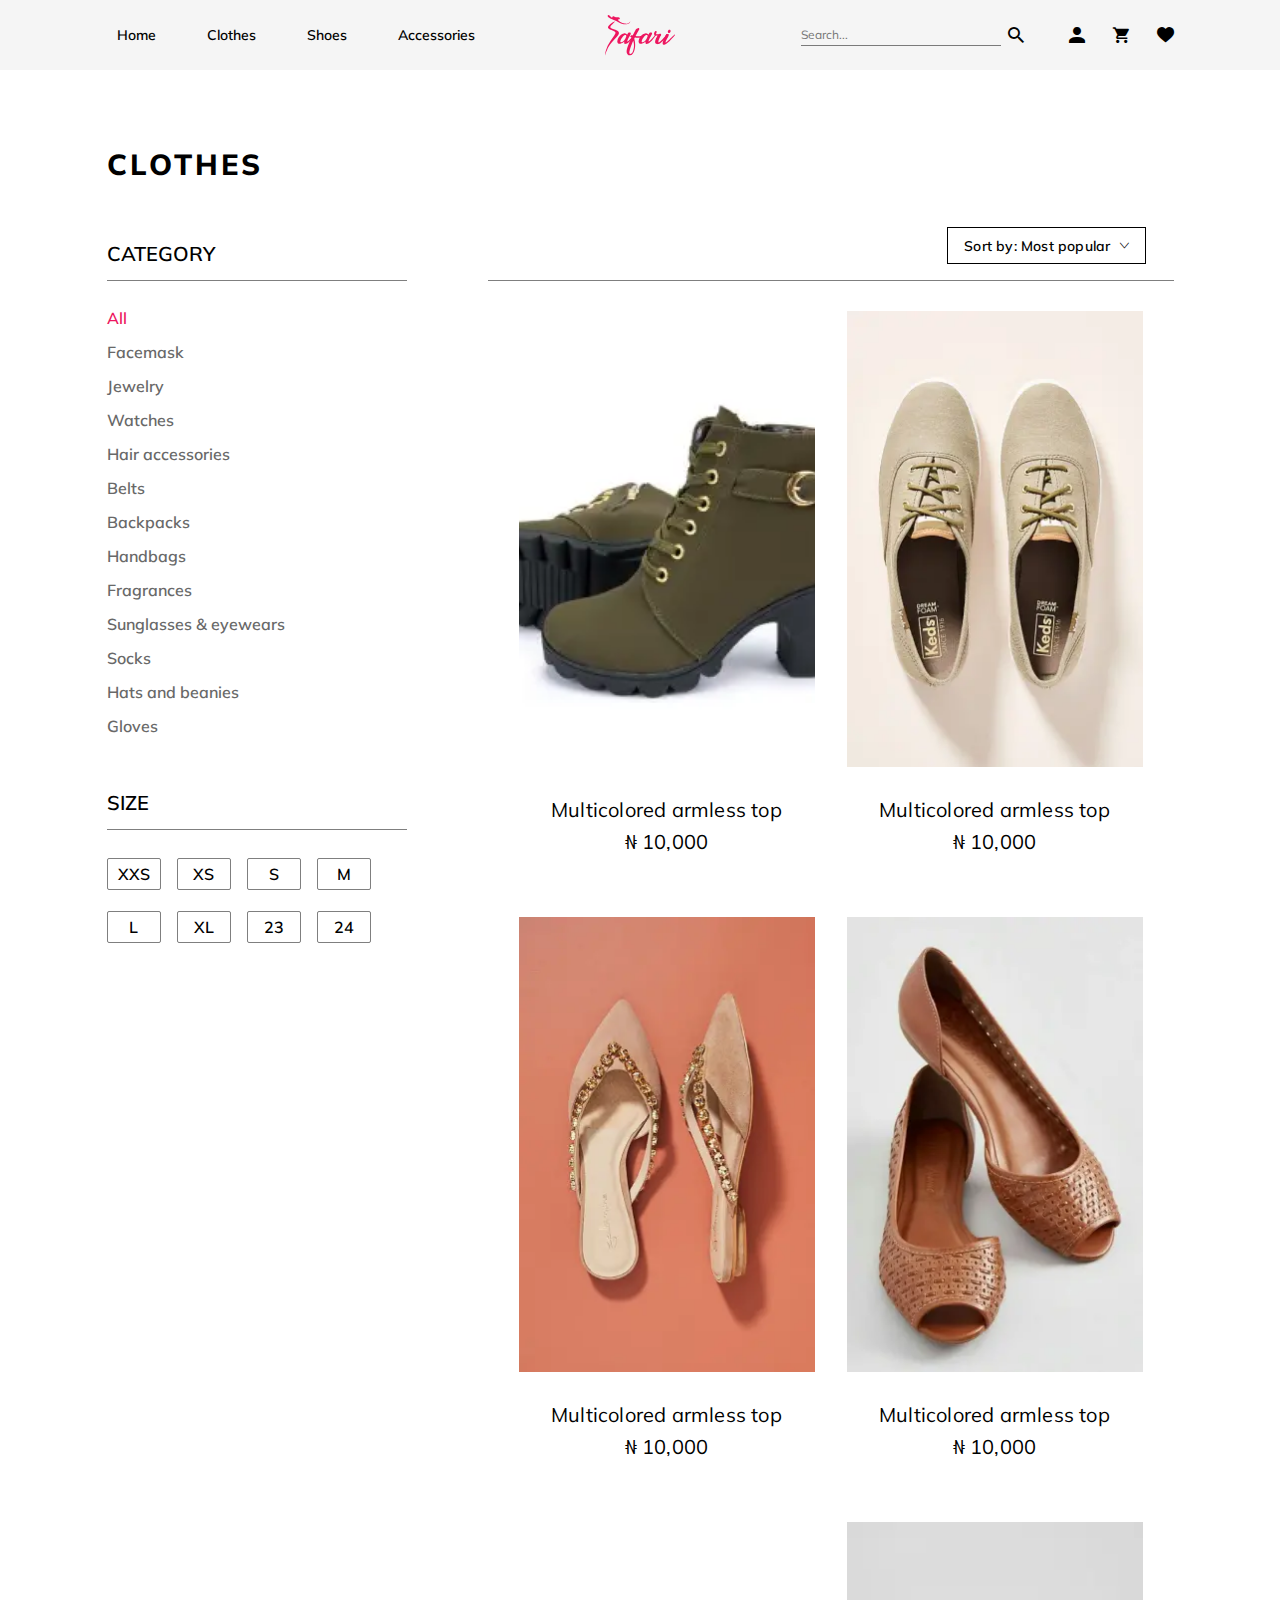
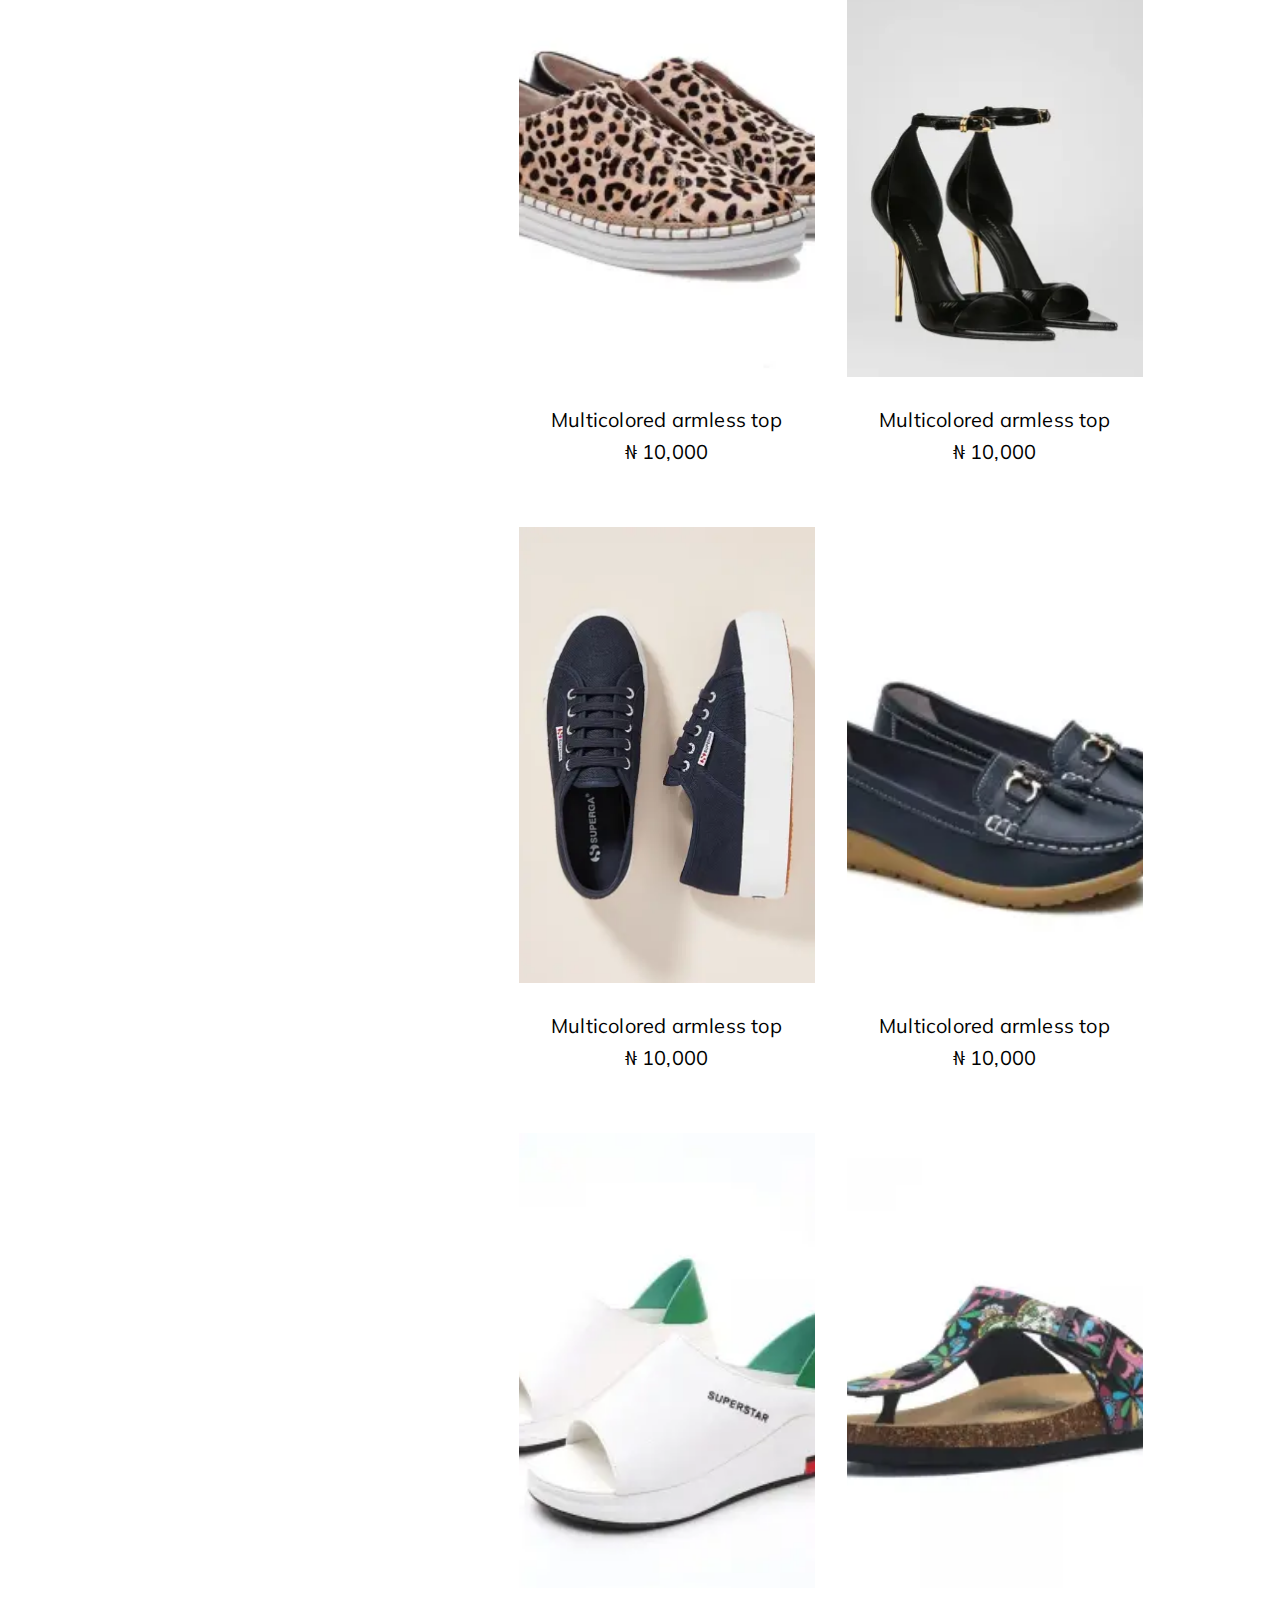
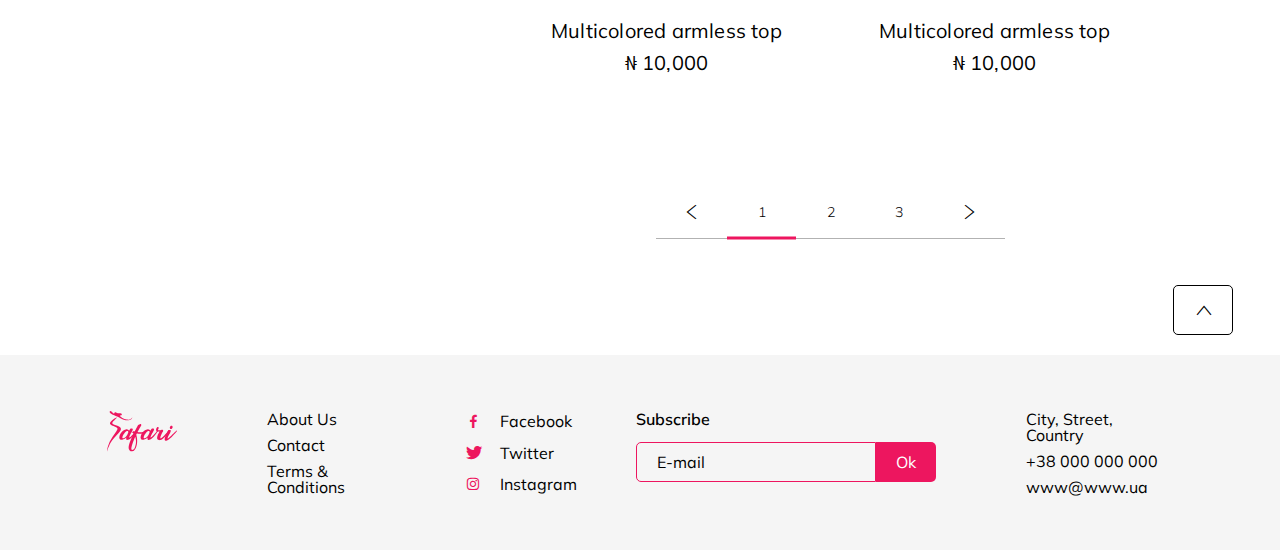
<file: catalog-showes.html>
<!DOCTYPE html>
<html lang="ru">

<head>
	<title>Catalog</title>
	<meta charset="UTF-8">
	<meta name="format-detection" content="telephone=no">
	<!-- <style>body{opacity: 0;}</style> -->
	<link rel="stylesheet" href="css/style.min.css?_v=20221023191107">

	<!-- <meta name="robots" content="noindex, nofollow"> -->
	<meta name="viewport" content="width=device-width, initial-scale=1.0">
</head>

<body>
	<div class="wrapper">
		<header class="header">
			<div class="header__container">
				<div class="header__menu menu">
					<button type="button" class="menu__icon icon-menu"><span></span></button>
					<nav class="menu__body">
						<ul class="menu__list">
							<li class="menu__item"><a href="index.html" class="menu__link">Home</a></li>
							<li class="menu__item"><a href="catalog.html" class="menu__link">Clothes</a></li>
							<li class="menu__item"><a href="catalog-showes.html" class="menu__link">Shoes</a></li>
							<li class="menu__item"><a href="catalog-acs.html" class="menu__link">Accessories</a></li>
						</ul>
					</nav>
				</div>
				<a href="index.html" class="header__logo"><img src="img/logo.svg" alt="Logo"></a>
				<div class="header__actions actions-header">
					<form action="#" class="actions-header__search search-header">
						<div class="search-header__body">
							<input data-required autocomplete="off" type="text" name="form[]" data-error="Error" placeholder="Search..." class="search-header__input">
							<button type="submit" class="search-header__button _icon-search"></button>
						</div>
						<button type="button" class="search-header__icon _icon-search"></button>
					</form>
					<a href="account-information.html" class="actions-header__item _icon-user"></a>
					<a href="account-checkout.html" class="actions-header__item _icon-cart"></a>
					<a href="" class="actions-header__item _icon-favorite"></a>
				</div>
			</div>
		</header>
		<main class="page">
			<section class="page__catalog catalog">
				<div class="catalog__container_content">
					<h1 class="catalog__title">CLOTHES</h1>
					<form action="#" class="catalog__body">
						<aside data-spollers="991.98,max" class="catalog__filter filter">
							<button type="button" data-spoller class="filter__open">Filter</button>
							<div class="filter__blocks">
								<div class="filter__block">
									<div class="filter__header">
										<div class="filter__title">CATEGORY</div>
									</div>
									<div class="filter__body categories-filter">
										<ul class="categories-filter__list">
											<li class="categories-filter__item"><a href="" class="categories-filter__link _active">All</a></li>
											<li class="categories-filter__item"><a href="" class="categories-filter__link">Facemask</a></li>
											<li class="categories-filter__item"><a href="" class="categories-filter__link">Jewelry</a></li>
											<li class="categories-filter__item"><a href="" class="categories-filter__link">Watches</a></li>
											<li class="categories-filter__item"><a href="" class="categories-filter__link">Hair accessories</a></li>
											<li class="categories-filter__item"><a href="" class="categories-filter__link">Belts</a></li>
											<li class="categories-filter__item"><a href="" class="categories-filter__link">Backpacks</a></li>
											<li class="categories-filter__item"><a href="" class="categories-filter__link">Handbags</a></li>
											<li class="categories-filter__item"><a href="" class="categories-filter__link">Fragrances</a></li>
											<li class="categories-filter__item"><a href="" class="categories-filter__link">Sunglasses & eyewears</a></li>
											<li class="categories-filter__item"><a href="" class="categories-filter__link">Socks</a></li>
											<li class="categories-filter__item"><a href="" class="categories-filter__link">Hats and beanies</a></li>
											<li class="categories-filter__item"><a href="" class="categories-filter__link">Gloves</a></li>
										</ul>
									</div>
								</div>
								<div class="filter__block">
									<div class="filter__header">
										<div class="filter__title">SIZE</div>
										<button type="button" class="filter__clear _icon-close">Clear</button>
									</div>
									<div class="filter__body size-filter">
										<div class="size-filter__item checkbox">
											<input id="c_1" data-error="Ошибка" class="checkbox__input" type="checkbox" value="1" name="form[]">
											<label for="c_1" class="checkbox__label"><span class="checkbox__text">XXS</span></label>
										</div>
										<div class="size-filter__item checkbox">
											<input id="c_2" data-error="Ошибка" class="checkbox__input" type="checkbox" value="1" name="form[]">
											<label for="c_2" class="checkbox__label"><span class="checkbox__text">XS</span></label>
										</div>
										<div class="size-filter__item checkbox">
											<input id="c_3" data-error="Ошибка" class="checkbox__input" type="checkbox" value="1" name="form[]">
											<label for="c_3" class="checkbox__label"><span class="checkbox__text">S</span></label>
										</div>
										<div class="size-filter__item checkbox">
											<input id="c_4" data-error="Ошибка" class="checkbox__input" type="checkbox" value="1" name="form[]">
											<label for="c_4" class="checkbox__label"><span class="checkbox__text">M</span></label>
										</div>
										<div class="size-filter__item checkbox">
											<input id="c_5" data-error="Ошибка" class="checkbox__input" type="checkbox" value="1" name="form[]">
											<label for="c_5" class="checkbox__label"><span class="checkbox__text">L</span></label>
										</div>
										<div class="size-filter__item checkbox">
											<input id="c_6" data-error="Ошибка" class="checkbox__input" type="checkbox" value="1" name="form[]">
											<label for="c_6" class="checkbox__label"><span class="checkbox__text">XL</span></label>
										</div>
										<div class="size-filter__item checkbox">
											<input id="c_7" data-error="Ошибка" class="checkbox__input" type="checkbox" value="1" name="form[]">
											<label for="c_7" class="checkbox__label"><span class="checkbox__text">23</span></label>
										</div>
										<div class="size-filter__item checkbox">
											<input id="c_8" data-error="Ошибка" class="checkbox__input" type="checkbox" value="1" name="form[]">
											<label for="c_8" class="checkbox__label"><span class="checkbox__text">24</span></label>
										</div>
									</div>
								</div>
							</div>
						</aside>
						<div class="catalog__content">
							<div class="catalog__header">
								<select name="form[]" data-class-modif="catalog">
									<option value="1" selected>Sort by: Most popular</option>
									<option value="2">Best Selling</option>
									<option value="3">Price: High to Low</option>
									<option value="4">Price: Low to High</option>
								</select>
							</div>
							<div class="catalog__items items-catalog">
								<article class="items-catalog__item item-catalog">
									<div class="item-catalog__main">
										<a href="" class="item-catalog__image-ibg">
											<picture><source data-srcset="img/catalog-shover/01.webp" srcset="[data-uri]" type="image/webp"><img src="[data-uri]"  data-src="img/catalog-shover/01.jpg" alt="Image"></picture>
										</a>
										<div class="item-catalog__actions">
											<button type="button" class="item-catalog__favorite _icon-favorite"></button>
											<button type="button" class="item-catalog__add-to-cart _icon-cart">ADD TO CART</button>
										</div>
									</div>
									<div class="item-catalog__footer">
										<h3 class="item-catalog__title">
											<a href="" class="item-catalog__link-title">Multicolored armless top</a>
										</h3>
										<div class="item-catalog__price">₦ 10,000</div>
									</div>
								</article>
								<article class="items-catalog__item item-catalog">
									<div class="item-catalog__main">
										<a href="" class="item-catalog__image-ibg">
											<picture><source data-srcset="img/catalog-shover/02.webp" srcset="[data-uri]" type="image/webp"><img src="[data-uri]"  data-src="img/catalog-shover/02.jpg" alt="Image"></picture>
										</a>
										<div class="item-catalog__actions">
											<button type="button" class="item-catalog__favorite _icon-favorite"></button>
											<button type="button" class="item-catalog__add-to-cart _icon-cart">ADD TO CART</button>
										</div>
									</div>
									<div class="item-catalog__footer">
										<h3 class="item-catalog__title">
											<a href="" class="item-catalog__link-title">Multicolored armless top</a>
										</h3>
										<div class="item-catalog__price">₦ 10,000</div>
									</div>
								</article>
								<article class="items-catalog__item item-catalog">
									<div class="item-catalog__main">
										<a href="" class="item-catalog__image-ibg">
											<picture><source data-srcset="img/catalog-shover/03.webp" srcset="[data-uri]" type="image/webp"><img src="[data-uri]"  data-src="img/catalog-shover/03.jpg" alt="Image"></picture>
										</a>
										<div class="item-catalog__actions">
											<button type="button" class="item-catalog__favorite _icon-favorite"></button>
											<button type="button" class="item-catalog__add-to-cart _icon-cart">ADD TO CART</button>
										</div>
									</div>
									<div class="item-catalog__footer">
										<h3 class="item-catalog__title">
											<a href="" class="item-catalog__link-title">Multicolored armless top</a>
										</h3>
										<div class="item-catalog__price">₦ 10,000</div>
									</div>
								</article>
								<article class="items-catalog__item item-catalog">
									<div class="item-catalog__main">
										<a href="" class="item-catalog__image-ibg">
											<picture><source data-srcset="img/catalog-shover/04.webp" srcset="[data-uri]" type="image/webp"><img src="[data-uri]"  data-src="img/catalog-shover/04.jpg" alt="Image"></picture>
										</a>
										<div class="item-catalog__actions">
											<button type="button" class="item-catalog__favorite _icon-favorite"></button>
											<button type="button" class="item-catalog__add-to-cart _icon-cart">ADD TO CART</button>
										</div>
									</div>
									<div class="item-catalog__footer">
										<h3 class="item-catalog__title">
											<a href="" class="item-catalog__link-title">Multicolored armless top</a>
										</h3>
										<div class="item-catalog__price">₦ 10,000</div>
									</div>
								</article>
								<article class="items-catalog__item item-catalog">
									<div class="item-catalog__main">
										<a href="" class="item-catalog__image-ibg">
											<picture><source data-srcset="img/catalog-shover/05.webp" srcset="[data-uri]" type="image/webp"><img src="[data-uri]"  data-src="img/catalog-shover/05.jpg" alt="Image"></picture>
										</a>
										<div class="item-catalog__actions">
											<button type="button" class="item-catalog__favorite _icon-favorite"></button>
											<button type="button" class="item-catalog__add-to-cart _icon-cart">ADD TO CART</button>
										</div>
									</div>
									<div class="item-catalog__footer">
										<h3 class="item-catalog__title">
											<a href="" class="item-catalog__link-title">Multicolored armless top</a>
										</h3>
										<div class="item-catalog__price">₦ 10,000</div>
									</div>
								</article>
								<article class="items-catalog__item item-catalog">
									<div class="item-catalog__main">
										<a href="" class="item-catalog__image-ibg">
											<picture><source data-srcset="img/catalog-shover/06.webp" srcset="[data-uri]" type="image/webp"><img src="[data-uri]"  data-src="img/catalog-shover/06.jpg" alt="Image"></picture>
										</a>
										<div class="item-catalog__actions">
											<button type="button" class="item-catalog__favorite _icon-favorite"></button>
											<button type="button" class="item-catalog__add-to-cart _icon-cart">ADD TO CART</button>
										</div>
									</div>
									<div class="item-catalog__footer">
										<h3 class="item-catalog__title">
											<a href="" class="item-catalog__link-title">Multicolored armless top</a>
										</h3>
										<div class="item-catalog__price">₦ 10,000</div>
									</div>
								</article>
								<article class="items-catalog__item item-catalog">
									<div class="item-catalog__main">
										<a href="" class="item-catalog__image-ibg">
											<picture><source data-srcset="img/catalog-shover/07.webp" srcset="[data-uri]" type="image/webp"><img src="[data-uri]"  data-src="img/catalog-shover/07.jpg" alt="Image"></picture>
										</a>
										<div class="item-catalog__actions">
											<button type="button" class="item-catalog__favorite _icon-favorite"></button>
											<button type="button" class="item-catalog__add-to-cart _icon-cart">ADD TO CART</button>
										</div>
									</div>
									<div class="item-catalog__footer">
										<h3 class="item-catalog__title">
											<a href="" class="item-catalog__link-title">Multicolored armless top</a>
										</h3>
										<div class="item-catalog__price">₦ 10,000</div>
									</div>
								</article>
								<article class="items-catalog__item item-catalog">
									<div class="item-catalog__main">
										<a href="" class="item-catalog__image-ibg">
											<picture><source data-srcset="img/catalog-shover/09.webp" srcset="[data-uri]" type="image/webp"><img src="[data-uri]"  data-src="img/catalog-shover/09.jpg" alt="Image"></picture>
										</a>
										<div class="item-catalog__actions">
											<button type="button" class="item-catalog__favorite _icon-favorite"></button>
											<button type="button" class="item-catalog__add-to-cart _icon-cart">ADD TO CART</button>
										</div>
									</div>
									<div class="item-catalog__footer">
										<h3 class="item-catalog__title">
											<a href="" class="item-catalog__link-title">Multicolored armless top</a>
										</h3>
										<div class="item-catalog__price">₦ 10,000</div>
									</div>
								</article>
								<article class="items-catalog__item item-catalog">
									<div class="item-catalog__main">
										<a href="" class="item-catalog__image-ibg">
											<picture><source data-srcset="img/catalog-shover/10.webp" srcset="[data-uri]" type="image/webp"><img src="[data-uri]"  data-src="img/catalog-shover/10.jpg" alt="Image"></picture>
										</a>
										<div class="item-catalog__actions">
											<button type="button" class="item-catalog__favorite _icon-favorite"></button>
											<button type="button" class="item-catalog__add-to-cart _icon-cart">ADD TO CART</button>
										</div>
									</div>
									<div class="item-catalog__footer">
										<h3 class="item-catalog__title">
											<a href="" class="item-catalog__link-title">Multicolored armless top</a>
										</h3>
										<div class="item-catalog__price">₦ 10,000</div>
									</div>
								</article>
								<article class="items-catalog__item item-catalog">
									<div class="item-catalog__main">
										<a href="" class="item-catalog__image-ibg">
											<picture><source data-srcset="img/catalog-shover/11.webp" srcset="[data-uri]" type="image/webp"><img src="[data-uri]"  data-src="img/catalog-shover/11.jpg" alt="Image"></picture>
										</a>
										<div class="item-catalog__actions">
											<button type="button" class="item-catalog__favorite _icon-favorite"></button>
											<button type="button" class="item-catalog__add-to-cart _icon-cart">ADD TO CART</button>
										</div>
									</div>
									<div class="item-catalog__footer">
										<h3 class="item-catalog__title">
											<a href="" class="item-catalog__link-title">Multicolored armless top</a>
										</h3>
										<div class="item-catalog__price">₦ 10,000</div>
									</div>
								</article>
							</div>
							<div class="main-catalog__pagging">
								<div class="pagging">
									<a href="" class="pagging__arrow _icon-arrow"></a>
									<ul class="pagging__list">
										<li>
											<a href="" class="pagging__item _active">1</a>
										</li>
										<li>
											<a href="" class="pagging__item">2</a>
										</li>
										<li>
											<a href="" class="pagging__item">3</a>
										</li>
									</ul>
									<a href="" class="pagging__arrow _icon-arrow"></a>
								</div>
							</div>
						</div>
					</form>
				</div>
			</section>
		</main>
		<footer class="footer">
			<div class="footer__container_content">
				<a href="" class="footer__logo">
					<img src="img/logo.svg" alt="">
				</a>
				<div class="footer__body body-footer">
					<nav class="body-footer__menu menu-footer">
						<ul class="menu-footer__list">
							<li class="menu-footer__item">
								<a href="" class="menu-footer__link">About Us</a>
							</li>
							<li class="menu-footer__item">
								<a href="" class="menu-footer__link">Contact</a>
							</li>
							<li class="menu-footer__item">
								<a href="" class="menu-footer__link">Terms & Conditions</a>
							</li>
						</ul>
					</nav>
					<div class="body-footer__social social-footer">
						<a href="" class="social-footer__item _icon-facebook">Facebook</a>
						<a href="" class="social-footer__item _icon-twitter">Twitter</a>
						<a href="" class="social-footer__item _icon-insta">Instagram</a>
					</div>
					<div class="body-footer__subscribe subscribe-footer">
						<div class="subscribe-footer__label">Subscribe</div>
						<form action="#" class="subscribe-footer__form">
							<input autocomplete="off" type="text" name="form[]" data-required="email" data-error="Error" placeholder="E-mail" class="subscribe-footer__input">
							<button type="submit" class="subscribe-footer__button">Ok</button>
						</form>
					</div>
				</div>
				<div class="footer__contacts contacts-footer">
					<ul class="contacts-footer__list">
						<li class="contacts-footer__item">City, Street, Country</li>
						<li class="contacts-footer__item">
							<a href="tel:+38000000000" class="contacts-footer__link">+38 000 000 000</a>
						</li>
						<li class="contacts-footer__item">
							<a href="mailto:www@www.ua" class="contacts-footer__link">www@www.ua</a>
						</li>
					</ul>
				</div>
				<button type="button" data-goto=".page" class="up _icon-arrow"></button>
			</div>
		</footer>
	</div>
	<!-- <div id="popup" aria-hidden="true" class="popup">
	<div class="popup__wrapper">
		<div class="popup__content">
			<button data-close type="button" class="popup__close">Закрыть</button>
			<div class="popup__text">
				Text
			</div>
		</div>
	</div>
</div> -->
	<script src="js/app.min.js?_v=20221023191107"></script>


</body>

</html>
</file>
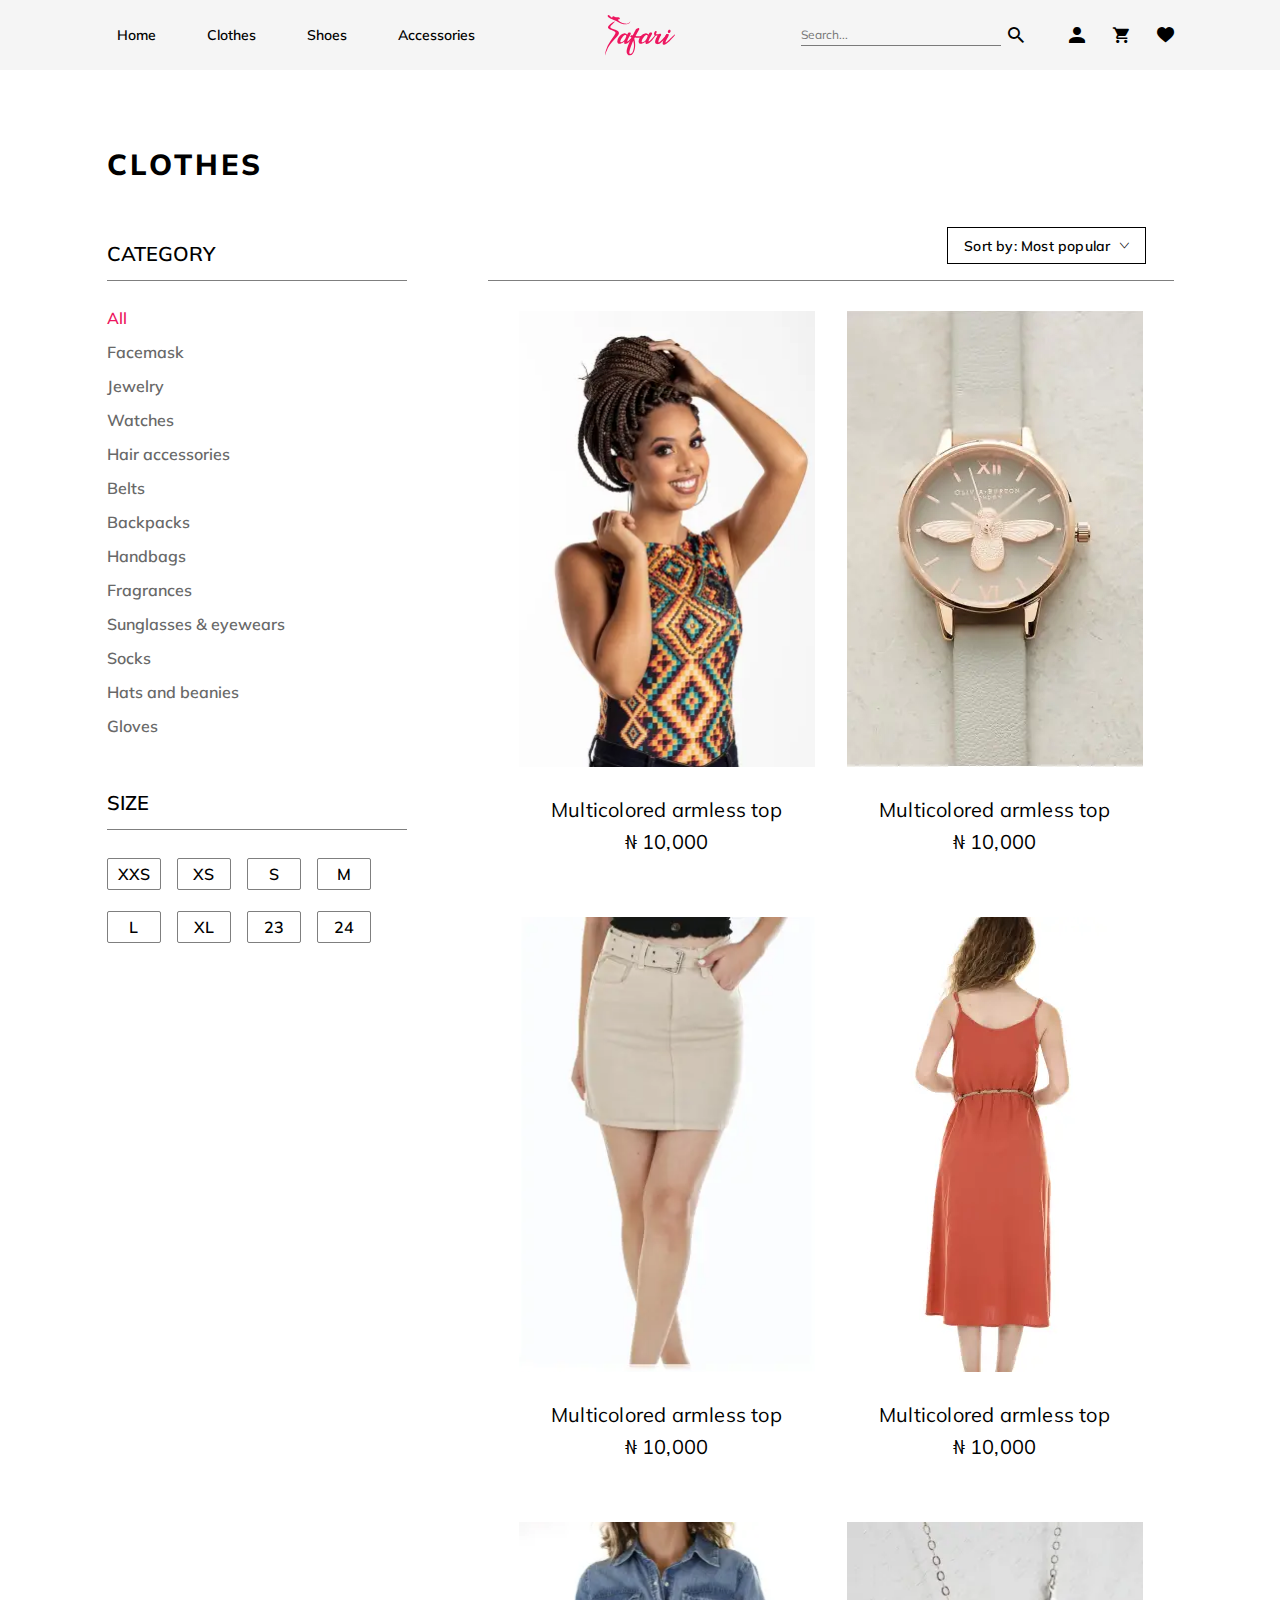
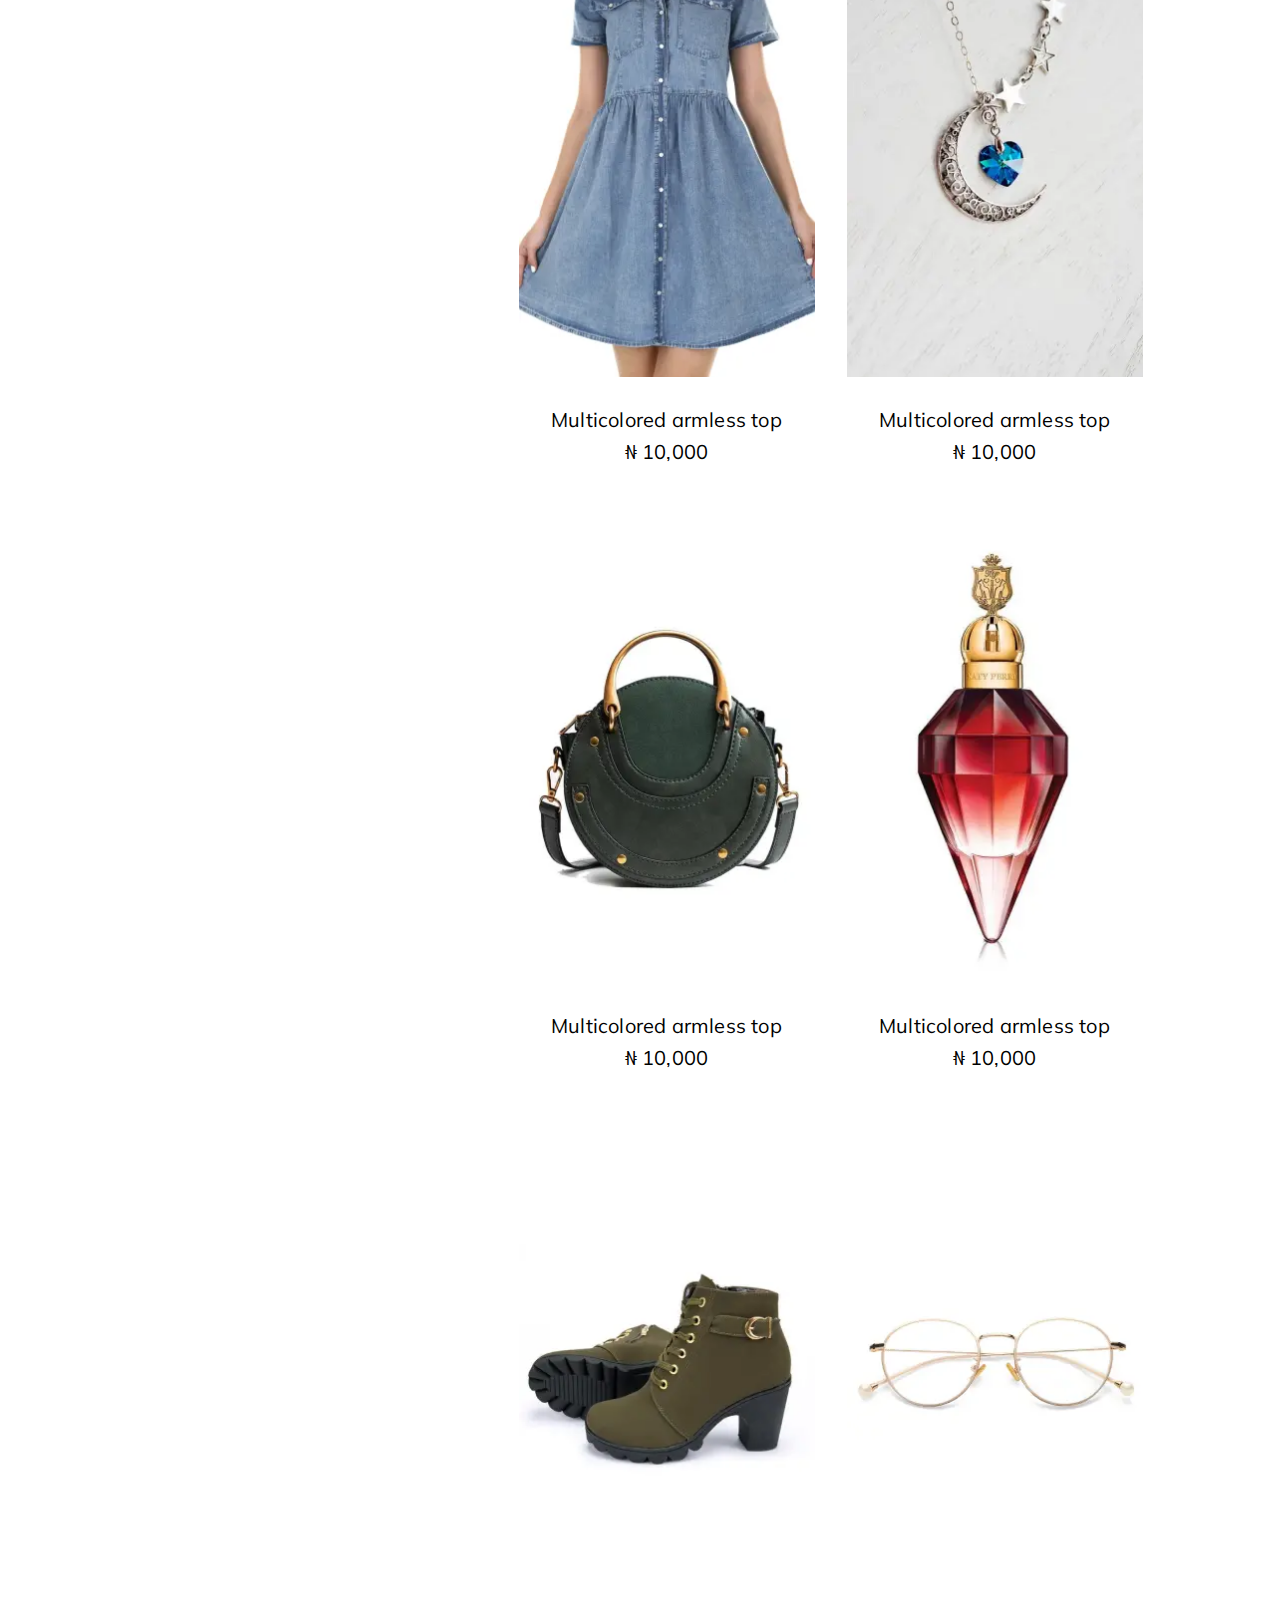
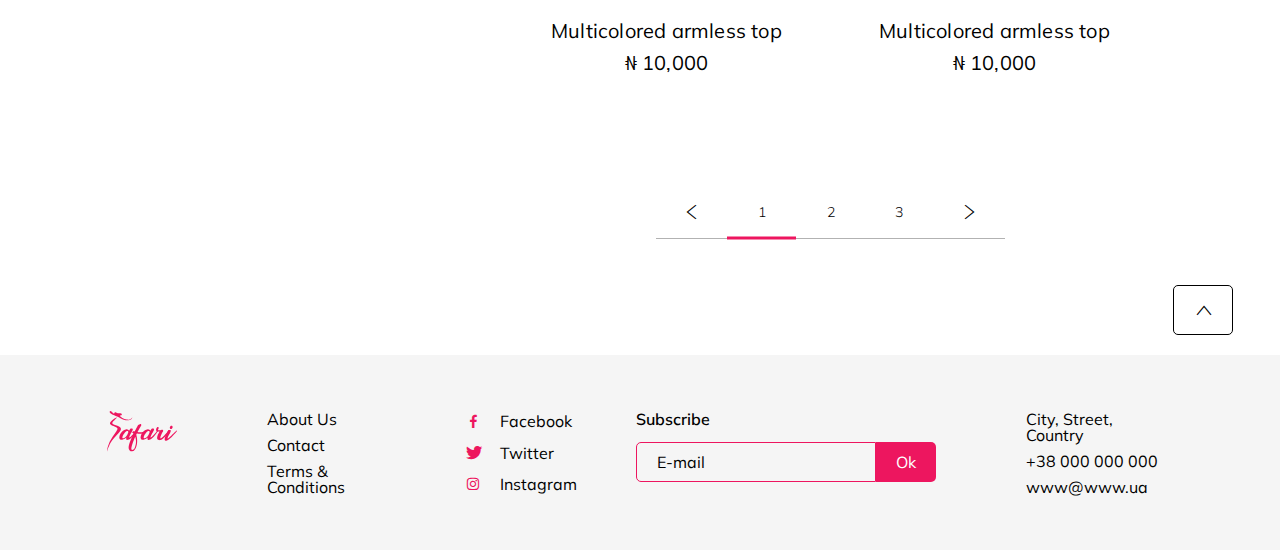
<file: catalog.html>
<!DOCTYPE html>
<html lang="ru">

<head>
	<title>Catalog</title>
	<meta charset="UTF-8">
	<meta name="format-detection" content="telephone=no">
	<!-- <style>body{opacity: 0;}</style> -->
	<link rel="stylesheet" href="css/style.min.css?_v=20221023191107">

	<!-- <meta name="robots" content="noindex, nofollow"> -->
	<meta name="viewport" content="width=device-width, initial-scale=1.0">
</head>

<body>
	<div class="wrapper">
		<header class="header">
			<div class="header__container">
				<div class="header__menu menu">
					<button type="button" class="menu__icon icon-menu"><span></span></button>
					<nav class="menu__body">
						<ul class="menu__list">
							<li class="menu__item"><a href="index.html" class="menu__link">Home</a></li>
							<li class="menu__item"><a href="catalog.html" class="menu__link">Clothes</a></li>
							<li class="menu__item"><a href="catalog-showes.html" class="menu__link">Shoes</a></li>
							<li class="menu__item"><a href="catalog-acs.html" class="menu__link">Accessories</a></li>
						</ul>
					</nav>
				</div>
				<a href="index.html" class="header__logo"><img src="img/logo.svg" alt="Logo"></a>
				<div class="header__actions actions-header">
					<form action="#" class="actions-header__search search-header">
						<div class="search-header__body">
							<input data-required autocomplete="off" type="text" name="form[]" data-error="Error" placeholder="Search..." class="search-header__input">
							<button type="submit" class="search-header__button _icon-search"></button>
						</div>
						<button type="button" class="search-header__icon _icon-search"></button>
					</form>
					<a href="account-information.html" class="actions-header__item _icon-user"></a>
					<a href="account-checkout.html" class="actions-header__item _icon-cart"></a>
					<a href="" class="actions-header__item _icon-favorite"></a>
				</div>
			</div>
		</header>
		<main class="page">
			<section class="page__catalog catalog">
				<div class="catalog__container_content">
					<h1 class="catalog__title">CLOTHES</h1>
					<form action="#" class="catalog__body">
						<aside data-spollers="991.98,max" class="catalog__filter filter">
							<button type="button" data-spoller class="filter__open">Filter</button>
							<div class="filter__blocks">
								<div class="filter__block">
									<div class="filter__header">
										<div class="filter__title">CATEGORY</div>
									</div>
									<div class="filter__body categories-filter">
										<ul class="categories-filter__list">
											<li class="categories-filter__item"><a href="" class="categories-filter__link _active">All</a></li>
											<li class="categories-filter__item"><a href="" class="categories-filter__link">Facemask</a></li>
											<li class="categories-filter__item"><a href="" class="categories-filter__link">Jewelry</a></li>
											<li class="categories-filter__item"><a href="" class="categories-filter__link">Watches</a></li>
											<li class="categories-filter__item"><a href="" class="categories-filter__link">Hair accessories</a></li>
											<li class="categories-filter__item"><a href="" class="categories-filter__link">Belts</a></li>
											<li class="categories-filter__item"><a href="" class="categories-filter__link">Backpacks</a></li>
											<li class="categories-filter__item"><a href="" class="categories-filter__link">Handbags</a></li>
											<li class="categories-filter__item"><a href="" class="categories-filter__link">Fragrances</a></li>
											<li class="categories-filter__item"><a href="" class="categories-filter__link">Sunglasses & eyewears</a></li>
											<li class="categories-filter__item"><a href="" class="categories-filter__link">Socks</a></li>
											<li class="categories-filter__item"><a href="" class="categories-filter__link">Hats and beanies</a></li>
											<li class="categories-filter__item"><a href="" class="categories-filter__link">Gloves</a></li>
										</ul>
									</div>
								</div>
								<div class="filter__block">
									<div class="filter__header">
										<div class="filter__title">SIZE</div>
										<button type="button" class="filter__clear _icon-close">Clear</button>
									</div>
									<div class="filter__body size-filter">
										<div class="size-filter__item checkbox">
											<input id="c_1" data-error="Ошибка" class="checkbox__input" type="checkbox" value="1" name="form[]">
											<label for="c_1" class="checkbox__label"><span class="checkbox__text">XXS</span></label>
										</div>
										<div class="size-filter__item checkbox">
											<input id="c_2" data-error="Ошибка" class="checkbox__input" type="checkbox" value="1" name="form[]">
											<label for="c_2" class="checkbox__label"><span class="checkbox__text">XS</span></label>
										</div>
										<div class="size-filter__item checkbox">
											<input id="c_3" data-error="Ошибка" class="checkbox__input" type="checkbox" value="1" name="form[]">
											<label for="c_3" class="checkbox__label"><span class="checkbox__text">S</span></label>
										</div>
										<div class="size-filter__item checkbox">
											<input id="c_4" data-error="Ошибка" class="checkbox__input" type="checkbox" value="1" name="form[]">
											<label for="c_4" class="checkbox__label"><span class="checkbox__text">M</span></label>
										</div>
										<div class="size-filter__item checkbox">
											<input id="c_5" data-error="Ошибка" class="checkbox__input" type="checkbox" value="1" name="form[]">
											<label for="c_5" class="checkbox__label"><span class="checkbox__text">L</span></label>
										</div>
										<div class="size-filter__item checkbox">
											<input id="c_6" data-error="Ошибка" class="checkbox__input" type="checkbox" value="1" name="form[]">
											<label for="c_6" class="checkbox__label"><span class="checkbox__text">XL</span></label>
										</div>
										<div class="size-filter__item checkbox">
											<input id="c_7" data-error="Ошибка" class="checkbox__input" type="checkbox" value="1" name="form[]">
											<label for="c_7" class="checkbox__label"><span class="checkbox__text">23</span></label>
										</div>
										<div class="size-filter__item checkbox">
											<input id="c_8" data-error="Ошибка" class="checkbox__input" type="checkbox" value="1" name="form[]">
											<label for="c_8" class="checkbox__label"><span class="checkbox__text">24</span></label>
										</div>
									</div>
								</div>
							</div>
						</aside>
						<div class="catalog__content">
							<div class="catalog__header">
								<select name="form[]" data-class-modif="catalog">
									<option value="1" selected>Sort by: Most popular</option>
									<option value="2">Best Selling</option>
									<option value="3">Price: High to Low</option>
									<option value="4">Price: Low to High</option>
								</select>
							</div>
							<div class="catalog__items items-catalog">
								<article class="items-catalog__item item-catalog">
									<div class="item-catalog__main">
										<a href="" class="item-catalog__image-ibg">
											<picture><source data-srcset="img/catalog/01.webp" srcset="[data-uri]" type="image/webp"><img src="[data-uri]"  data-src="img/catalog/01.jpg" alt="Image"></picture>
										</a>
										<div class="item-catalog__actions">
											<button type="button" class="item-catalog__favorite _icon-favorite"></button>
											<button type="button" class="item-catalog__add-to-cart _icon-cart">ADD TO CART</button>
										</div>
									</div>
									<div class="item-catalog__footer">
										<h3 class="item-catalog__title">
											<a href="" class="item-catalog__link-title">Multicolored armless top</a>
										</h3>
										<div class="item-catalog__price">₦ 10,000</div>
									</div>
								</article>
								<article class="items-catalog__item item-catalog">
									<div class="item-catalog__main">
										<a href="" class="item-catalog__image-ibg">
											<picture><source data-srcset="img/catalog/02.webp" srcset="[data-uri]" type="image/webp"><img src="[data-uri]"  data-src="img/catalog/02.jpg" alt="Image"></picture>
										</a>
										<div class="item-catalog__actions">
											<button type="button" class="item-catalog__favorite _icon-favorite"></button>
											<button type="button" class="item-catalog__add-to-cart _icon-cart">ADD TO CART</button>
										</div>
									</div>
									<div class="item-catalog__footer">
										<h3 class="item-catalog__title">
											<a href="" class="item-catalog__link-title">Multicolored armless top</a>
										</h3>
										<div class="item-catalog__price">₦ 10,000</div>
									</div>
								</article>
								<article class="items-catalog__item item-catalog">
									<div class="item-catalog__main">
										<a href="" class="item-catalog__image-ibg">
											<picture><source data-srcset="img/catalog/03.webp" srcset="[data-uri]" type="image/webp"><img src="[data-uri]"  data-src="img/catalog/03.jpg" alt="Image"></picture>
										</a>
										<div class="item-catalog__actions">
											<button type="button" class="item-catalog__favorite _icon-favorite"></button>
											<button type="button" class="item-catalog__add-to-cart _icon-cart">ADD TO CART</button>
										</div>
									</div>
									<div class="item-catalog__footer">
										<h3 class="item-catalog__title">
											<a href="" class="item-catalog__link-title">Multicolored armless top</a>
										</h3>
										<div class="item-catalog__price">₦ 10,000</div>
									</div>
								</article>
								<article class="items-catalog__item item-catalog">
									<div class="item-catalog__main">
										<a href="" class="item-catalog__image-ibg">
											<picture><source data-srcset="img/catalog/04.webp" srcset="[data-uri]" type="image/webp"><img src="[data-uri]"  data-src="img/catalog/04.jpg" alt="Image"></picture>
										</a>
										<div class="item-catalog__actions">
											<button type="button" class="item-catalog__favorite _icon-favorite"></button>
											<button type="button" class="item-catalog__add-to-cart _icon-cart">ADD TO CART</button>
										</div>
									</div>
									<div class="item-catalog__footer">
										<h3 class="item-catalog__title">
											<a href="" class="item-catalog__link-title">Multicolored armless top</a>
										</h3>
										<div class="item-catalog__price">₦ 10,000</div>
									</div>
								</article>
								<article class="items-catalog__item item-catalog">
									<div class="item-catalog__main">
										<a href="" class="item-catalog__image-ibg">
											<picture><source data-srcset="img/catalog/05.webp" srcset="[data-uri]" type="image/webp"><img src="[data-uri]"  data-src="img/catalog/05.jpg" alt="Image"></picture>
										</a>
										<div class="item-catalog__actions">
											<button type="button" class="item-catalog__favorite _icon-favorite"></button>
											<button type="button" class="item-catalog__add-to-cart _icon-cart">ADD TO CART</button>
										</div>
									</div>
									<div class="item-catalog__footer">
										<h3 class="item-catalog__title">
											<a href="" class="item-catalog__link-title">Multicolored armless top</a>
										</h3>
										<div class="item-catalog__price">₦ 10,000</div>
									</div>
								</article>
								<article class="items-catalog__item item-catalog">
									<div class="item-catalog__main">
										<a href="" class="item-catalog__image-ibg">
											<picture><source data-srcset="img/catalog/06.webp" srcset="[data-uri]" type="image/webp"><img src="[data-uri]"  data-src="img/catalog/06.jpg" alt="Image"></picture>
										</a>
										<div class="item-catalog__actions">
											<button type="button" class="item-catalog__favorite _icon-favorite"></button>
											<button type="button" class="item-catalog__add-to-cart _icon-cart">ADD TO CART</button>
										</div>
									</div>
									<div class="item-catalog__footer">
										<h3 class="item-catalog__title">
											<a href="" class="item-catalog__link-title">Multicolored armless top</a>
										</h3>
										<div class="item-catalog__price">₦ 10,000</div>
									</div>
								</article>
								<article class="items-catalog__item item-catalog">
									<div class="item-catalog__main">
										<a href="" class="item-catalog__image-ibg">
											<picture><source data-srcset="img/catalog/07.webp" srcset="[data-uri]" type="image/webp"><img src="[data-uri]"  data-src="img/catalog/07.jpg" alt="Image"></picture>
										</a>
										<div class="item-catalog__actions">
											<button type="button" class="item-catalog__favorite _icon-favorite"></button>
											<button type="button" class="item-catalog__add-to-cart _icon-cart">ADD TO CART</button>
										</div>
									</div>
									<div class="item-catalog__footer">
										<h3 class="item-catalog__title">
											<a href="" class="item-catalog__link-title">Multicolored armless top</a>
										</h3>
										<div class="item-catalog__price">₦ 10,000</div>
									</div>
								</article>
								<article class="items-catalog__item item-catalog">
									<div class="item-catalog__main">
										<a href="" class="item-catalog__image-ibg">
											<picture><source data-srcset="img/catalog/08.webp" srcset="[data-uri]" type="image/webp"><img src="[data-uri]"  data-src="img/catalog/08.jpg" alt="Image"></picture>
										</a>
										<div class="item-catalog__actions">
											<button type="button" class="item-catalog__favorite _icon-favorite"></button>
											<button type="button" class="item-catalog__add-to-cart _icon-cart">ADD TO CART</button>
										</div>
									</div>
									<div class="item-catalog__footer">
										<h3 class="item-catalog__title">
											<a href="" class="item-catalog__link-title">Multicolored armless top</a>
										</h3>
										<div class="item-catalog__price">₦ 10,000</div>
									</div>
								</article>
								<article class="items-catalog__item item-catalog">
									<div class="item-catalog__main">
										<a href="" class="item-catalog__image-ibg">
											<picture><source data-srcset="img/catalog/09.webp" srcset="[data-uri]" type="image/webp"><img src="[data-uri]"  data-src="img/catalog/09.jpg" alt="Image"></picture>
										</a>
										<div class="item-catalog__actions">
											<button type="button" class="item-catalog__favorite _icon-favorite"></button>
											<button type="button" class="item-catalog__add-to-cart _icon-cart">ADD TO CART</button>
										</div>
									</div>
									<div class="item-catalog__footer">
										<h3 class="item-catalog__title">
											<a href="" class="item-catalog__link-title">Multicolored armless top</a>
										</h3>
										<div class="item-catalog__price">₦ 10,000</div>
									</div>
								</article>
								<article class="items-catalog__item item-catalog">
									<div class="item-catalog__main">
										<a href="" class="item-catalog__image-ibg">
											<picture><source data-srcset="img/catalog/10.webp" srcset="[data-uri]" type="image/webp"><img src="[data-uri]"  data-src="img/catalog/10.jpg" alt="Image"></picture>
										</a>
										<div class="item-catalog__actions">
											<button type="button" class="item-catalog__favorite _icon-favorite"></button>
											<button type="button" class="item-catalog__add-to-cart _icon-cart">ADD TO CART</button>
										</div>
									</div>
									<div class="item-catalog__footer">
										<h3 class="item-catalog__title">
											<a href="" class="item-catalog__link-title">Multicolored armless top</a>
										</h3>
										<div class="item-catalog__price">₦ 10,000</div>
									</div>
								</article>
							</div>
							<div class="main-catalog__pagging">
								<div class="pagging">
									<a href="" class="pagging__arrow _icon-arrow"></a>
									<ul class="pagging__list">
										<li>
											<a href="" class="pagging__item _active">1</a>
										</li>
										<li>
											<a href="" class="pagging__item">2</a>
										</li>
										<li>
											<a href="" class="pagging__item">3</a>
										</li>
									</ul>
									<a href="" class="pagging__arrow _icon-arrow"></a>
								</div>
							</div>
						</div>
					</form>
				</div>
			</section>
		</main>
		<footer class="footer">
			<div class="footer__container_content">
				<a href="" class="footer__logo">
					<img src="img/logo.svg" alt="">
				</a>
				<div class="footer__body body-footer">
					<nav class="body-footer__menu menu-footer">
						<ul class="menu-footer__list">
							<li class="menu-footer__item">
								<a href="" class="menu-footer__link">About Us</a>
							</li>
							<li class="menu-footer__item">
								<a href="" class="menu-footer__link">Contact</a>
							</li>
							<li class="menu-footer__item">
								<a href="" class="menu-footer__link">Terms & Conditions</a>
							</li>
						</ul>
					</nav>
					<div class="body-footer__social social-footer">
						<a href="" class="social-footer__item _icon-facebook">Facebook</a>
						<a href="" class="social-footer__item _icon-twitter">Twitter</a>
						<a href="" class="social-footer__item _icon-insta">Instagram</a>
					</div>
					<div class="body-footer__subscribe subscribe-footer">
						<div class="subscribe-footer__label">Subscribe</div>
						<form action="#" class="subscribe-footer__form">
							<input autocomplete="off" type="text" name="form[]" data-required="email" data-error="Error" placeholder="E-mail" class="subscribe-footer__input">
							<button type="submit" class="subscribe-footer__button">Ok</button>
						</form>
					</div>
				</div>
				<div class="footer__contacts contacts-footer">
					<ul class="contacts-footer__list">
						<li class="contacts-footer__item">City, Street, Country</li>
						<li class="contacts-footer__item">
							<a href="tel:+38000000000" class="contacts-footer__link">+38 000 000 000</a>
						</li>
						<li class="contacts-footer__item">
							<a href="mailto:www@www.ua" class="contacts-footer__link">www@www.ua</a>
						</li>
					</ul>
				</div>
				<button type="button" data-goto=".page" class="up _icon-arrow"></button>
			</div>
		</footer>
	</div>
	<!-- <div id="popup" aria-hidden="true" class="popup">
	<div class="popup__wrapper">
		<div class="popup__content">
			<button data-close type="button" class="popup__close">Закрыть</button>
			<div class="popup__text">
				Text
			</div>
		</div>
	</div>
</div> -->
	<script src="js/app.min.js?_v=20221023191107"></script>


</body>

</html>
</file>
<file: css/style.min.css>
@charset "UTF-8";@import url(https://fonts.googleapis.com/css?family=Mulish:300,regular,600,700,800&display=swap);@font-face{font-family:icons;font-display:swap;src:url(../fonts/icons.woff2) format("woff2"),url(../fonts/icons.woff) format("woff");font-weight:400;font-style:normal}.checkbox__label:before,.select__value:after,[class*=_icon-]:before{font-family:icons;font-style:normal;font-weight:400;font-variant:normal;text-transform:none;line-height:1;-webkit-font-smoothing:antialiased;-moz-osx-font-smoothing:grayscale}[class*=_icon-]:before{display:block}._icon-account-book:before{content:"\e900"}._icon-account-favorites:before{content:"\e901"}._icon-account-orders:before{content:"\e902"}._icon-account-user:before{content:"\e903"}._icon-arrow:before{content:"\e904"}._icon-cart:before{content:"\e905"}._icon-check:before,.checkbox__label:before{content:"\e906"}._icon-circle-check:before{content:"\e907"}._icon-close:before{content:"\e908"}._icon-facebook:before{content:"\e909"}._icon-favorite:before{content:"\e90a"}._icon-insta:before{content:"\e90b"}._icon-scroll-down:before{content:"\e90c"}._icon-search:before{content:"\e90d"}._icon-twitter:before{content:"\e90e"}._icon-user:before{content:"\e90f"}._icon-out:before{content:"\e910"}*{padding:0;margin:0;border:0}*,:after,:before{-webkit-box-sizing:border-box;box-sizing:border-box}body,html{height:100%;min-width:320px}body{color:#000;line-height:1;font-family:Mulish;font-size:1rem;-ms-text-size-adjust:100%;-moz-text-size-adjust:100%;-webkit-text-size-adjust:100%;-webkit-font-smoothing:antialiased;-moz-osx-font-smoothing:grayscale}button,input,textarea{font-family:Mulish;font-size:inherit}button{cursor:pointer;color:inherit;background-color:inherit}a{color:inherit}a:link,a:visited{text-decoration:none}a:hover{text-decoration:none}ul li{list-style:none}img{vertical-align:top}h1,h2,h3,h4,h5,h6{font-weight:inherit;font-size:inherit}.lock body{overflow:hidden;-ms-touch-action:none;touch-action:none}.wrapper{min-height:100%;display:-webkit-box;display:-ms-flexbox;display:flex;-webkit-box-orient:vertical;-webkit-box-direction:normal;-ms-flex-direction:column;flex-direction:column;overflow:hidden}.wrapper>main{-webkit-box-flex:1;-ms-flex:1 1 auto;flex:1 1 auto}.wrapper>*{min-width:0}@supports (padding-left:clamp(0.9375rem ,0.2767857143rem + 3.3035714286vw ,3.25rem)){[class*=__container_content]{padding-left:clamp(.9375rem ,.2767857143rem + 3.3035714286vw ,3.25rem)}}@supports not (padding-left:clamp(0.9375rem ,0.2767857143rem + 3.3035714286vw ,3.25rem)){[class*=__container_content]{padding-left:calc(.9375rem + 2.3125 * (100vw - 20rem)/ 70)}}@supports (padding-right:clamp(0.9375rem ,0.2767857143rem + 3.3035714286vw ,3.25rem)){[class*=__container_content]{padding-right:clamp(.9375rem ,.2767857143rem + 3.3035714286vw ,3.25rem)}}@supports not (padding-right:clamp(0.9375rem ,0.2767857143rem + 3.3035714286vw ,3.25rem)){[class*=__container_content]{padding-right:calc(.9375rem + 2.3125 * (100vw - 20rem)/ 70)}}.button{display:inline-block;font-weight:800;font-size:1.125rem;-webkit-transition:all .3s ease 0s;-o-transition:all .3s ease 0s;transition:all .3s ease 0s;line-height:1.2777777778;padding:.75rem 2.9375rem;border-radius:.375rem;text-transform:uppercase;text-align:center;color:#fff;letter-spacing:.125rem;background-color:#ed165f}.button._fw{width:100%}.checkbox{position:relative}.checkbox:not(:last-child){margin-bottom:.3125em}.checkbox__input{position:absolute;width:0;height:0;opacity:0}.checkbox__input:focus+.checkbox__label:before{-webkit-box-shadow:0 0 5px rgba(0,0,0,.2);box-shadow:0 0 5px rgba(0,0,0,.2)}.checkbox__input:checked+.checkbox__label:before{background-color:#ed165f;border:1px solid #ed165f}.size-filter__item .checkbox__input:checked+.checkbox__label{border:.0625rem solid #ed165f;background-color:#ed165f;color:#fff}.checkbox__label{cursor:pointer;display:-webkit-inline-box;display:-ms-inline-flexbox;display:inline-flex;-webkit-box-align:center;-ms-flex-align:center;align-items:center;position:relative;gap:.625rem}.checkbox__label:before{display:-webkit-box;display:-ms-flexbox;display:flex;-webkit-box-pack:center;-ms-flex-pack:center;justify-content:center;-webkit-box-align:center;-ms-flex-align:center;align-items:center;-ms-flex-item-align:start;align-self:flex-start;-webkit-box-flex:0;-ms-flex:0 0 1rem;flex:0 0 1rem;width:1rem;height:1rem;background-color:#fff;border-radius:.25rem;border:1px solid grey;font-size:.5rem;color:#fff}.size-filter__item .checkbox__label{-webkit-box-pack:center;-ms-flex-pack:center;justify-content:center;-webkit-box-align:center;-ms-flex-align:center;align-items:center;min-height:2rem;font-weight:600;text-align:center;width:3.375rem;border:.0625rem solid rgba(0,0,0,.5);border-radius:.125rem}.size-filter__item .checkbox__label::before{display:none}.options{display:-webkit-box;display:-ms-flexbox;display:flex;-webkit-box-orient:vertical;-webkit-box-direction:normal;-ms-flex-direction:column;flex-direction:column;-webkit-box-align:start;-ms-flex-align:start;align-items:flex-start}.options__item{position:relative}.options__item:not(:last-child){margin-bottom:.3125em}.options__input{width:0;height:0;opacity:0;position:absolute}.options__input:focus+.options__label:before{-webkit-box-shadow:0 0 5px #ed165f;box-shadow:0 0 5px #ed165f}.options__input:checked+.options__label:before{border:.125rem solid #ed165f}.options__input:checked+.options__label:after{-webkit-transform:scale(1);-ms-transform:scale(1);transform:scale(1)}.options__label{display:-webkit-inline-box;display:-ms-inline-flexbox;display:inline-flex;-webkit-box-align:center;-ms-flex-align:center;align-items:center;cursor:pointer;gap:10px}.options__label:before{content:"";-ms-flex-item-align:start;align-self:flex-start;width:20px;height:20px;-webkit-box-flex:0;-ms-flex:0 0 20px;flex:0 0 20px;border-radius:50%;border:.125rem solid #a7a9ac}.options__label:after{content:"";-webkit-transition:all .3s ease 0s;-o-transition:all .3s ease 0s;transition:all .3s ease 0s;-webkit-transform:scale(0);-ms-transform:scale(0);transform:scale(0);width:10px;height:10px;border-radius:50%;background-color:#ed165f;position:absolute;left:5px;top:5px}.options__text small{display:block;color:#686868;font-size:.875rem;line-height:1.2857142857;margin-top:.625rem}.options__info{font-size:.625rem;line-height:1.4;margin-top:.9375rem}.options__list{margin-top:.9375rem;display:-ms-grid;display:grid;gap:.3125rem;margin-left:.625rem}.options__list li{position:relative;padding-left:.75rem;font-size:.625rem;line-height:1.4}.options__list li::before{content:"";width:.25rem;height:.25rem;border-radius:50%;position:absolute;top:.25rem;left:0;background-color:#000}.select{position:relative;z-index:5}.select__body{position:relative}.select__title{background-color:#fff;color:inherit;text-align:left;border:1px solid #000;cursor:pointer;width:100%}.select__value{display:-webkit-box;display:-ms-flexbox;display:flex;-webkit-box-align:center;-ms-flex-align:center;align-items:center;height:2.1875rem;padding:0 1rem;gap:.5rem;font-size:.875rem;font-weight:600;letter-spacing:.0125rem}.select__value>*{-webkit-box-flex:1;-ms-flex:1 1 auto;flex:1 1 auto}.select__value:after{content:"\e904";-ms-flex-item-align:stretch;-ms-grid-row-align:stretch;align-self:stretch;-webkit-box-flex:0;-ms-flex:0 0 10px;flex:0 0 10px;-webkit-transition:all .3s ease 0s;-o-transition:all .3s ease 0s;transition:all .3s ease 0s;display:-webkit-box;display:-ms-flexbox;display:flex;-webkit-box-pack:center;-ms-flex-pack:center;justify-content:center;-webkit-box-align:center;-ms-flex-align:center;align-items:center;font-size:.625rem;-webkit-transform:rotate(90deg);-ms-transform:rotate(90deg);transform:rotate(90deg)}._select-open .select__value:after{-webkit-transform:rotate(-90deg);-ms-transform:rotate(-90deg);transform:rotate(-90deg)}.select__value._select-pseudo-label::before{content:attr(data-pseudo-label);opacity:.5}.select__content,.select__text{-webkit-box-flex:1;-ms-flex:1 0 auto;flex:1 0 auto}.select__input{width:100%;background-color:transparent;height:100%}.select__options{color:#000;position:absolute;top:calc(100% - .0625rem);min-width:100%;left:0;background-color:#fff;border-top:0;border:1px solid #000;border-top:0;padding:.625rem 0 .3125rem 0}.select__options::before{content:"";width:99%;left:.5%;height:.0625rem;top:0;position:absolute;background-color:rgba(0,0,0,.25)}.select__scroll{overflow-y:auto;overflow-x:hidden;max-height:200px}.select__option{width:100%;text-align:left;cursor:pointer;padding:.5625rem 1.5625rem;color:inherit}.select__option._select-selected{background-color:#ed165f;color:#fff}.select__row{display:-webkit-inline-box;display:-ms-inline-flexbox;display:inline-flex;-webkit-box-align:center;-ms-flex-align:center;align-items:center}.select._select-open{z-index:10}.select_account .select__title{border-radius:.375rem}.select_account .select__value{height:3.75rem}.select_account .select__options{padding:0 0 .3125rem 0;border-radius:0 0 .375rem .375rem;top:calc(100% - .3125rem)}.select_account .select__options::before{display:none}._select-tag{cursor:pointer}.quantity{width:4.0625rem;height:.9375rem;display:-webkit-box;display:-ms-flexbox;display:flex;-webkit-box-align:center;-ms-flex-align:center;align-items:center;gap:.4375rem}.quantity__button{-webkit-box-flex:0;-ms-flex:0 0 .9375rem;flex:0 0 .9375rem;height:.9375rem;width:.9375rem;position:relative;background-color:#ed165f;cursor:pointer;-webkit-transition:all .3s ease 0s;-o-transition:all .3s ease 0s;transition:all .3s ease 0s}.quantity__button::after,.quantity__button::before{content:"";position:absolute;top:50%;left:50%;-webkit-transition:all .3s ease 0s;-o-transition:all .3s ease 0s;transition:all .3s ease 0s;margin:-.5px 0 0 -3.5px;background-color:#fff;width:.4375rem;height:.0625rem}.quantity__button_plus::before{-webkit-transform:rotate(-90deg);-ms-transform:rotate(-90deg);transform:rotate(-90deg)}.quantity__input{-webkit-box-flex:1;-ms-flex:1 1 auto;flex:1 1 auto}.quantity__input input{height:.9375rem;background-color:#e1e1e1;color:#000;font-size:.75rem;width:100%;line-height:1;text-align:center}.pagging{display:-webkit-box;display:-ms-flexbox;display:flex;-webkit-box-align:center;-ms-flex-align:center;align-items:center;-webkit-box-pack:center;-ms-flex-pack:center;justify-content:center}@supports (padding-top:clamp(1.25rem ,0.0000000625rem + 6.25vw ,5.625rem)){.pagging{padding-top:clamp(1.25rem ,.0000000625rem + 6.25vw ,5.625rem)}}@supports not (padding-top:clamp(1.25rem ,0.0000000625rem + 6.25vw ,5.625rem)){.pagging{padding-top:calc(1.25rem + 4.375 * (100vw - 20rem)/ 70)}}.pagging__arrow{height:3.3125rem;display:-webkit-box;display:-ms-flexbox;display:flex;position:relative;-webkit-box-align:center;-ms-flex-align:center;align-items:center;-webkit-box-pack:center;-ms-flex-pack:center;justify-content:center;border-bottom:.5px solid rgba(0,0,0,.3);-ms-flex-negative:0;flex-shrink:0;-webkit-box-flex:0;-ms-flex-positive:0;flex-grow:0}@supports (flex-basis:clamp(3.125rem ,2.6785714286rem + 2.2321428571vw ,4.6875rem)){.pagging__arrow{-ms-flex-preferred-size:clamp(3.125rem ,2.6785714286rem + 2.2321428571vw ,4.6875rem);flex-basis:clamp(3.125rem ,2.6785714286rem + 2.2321428571vw ,4.6875rem)}}@supports not (flex-basis:clamp(3.125rem ,2.6785714286rem + 2.2321428571vw ,4.6875rem)){.pagging__arrow{-ms-flex-preferred-size:calc(3.125rem + 1.5625 * (100vw - 20rem)/ 70);flex-basis:calc(3.125rem + 1.5625 * (100vw - 20rem)/ 70)}}@supports (width:clamp(3.125rem ,2.7321428571rem + 1.9642857143vw ,4.5rem)){.pagging__arrow{width:clamp(3.125rem ,2.7321428571rem + 1.9642857143vw ,4.5rem)}}@supports not (width:clamp(3.125rem ,2.7321428571rem + 1.9642857143vw ,4.5rem)){.pagging__arrow{width:calc(3.125rem + 1.375 * (100vw - 20rem)/ 70)}}.pagging__arrow:first-child::before{-webkit-transform:rotate(-180deg);-ms-transform:rotate(-180deg);transform:rotate(-180deg)}.pagging__list{display:-webkit-box;display:-ms-flexbox;display:flex}.pagging__item{height:3.3125rem;position:relative;display:-webkit-box;display:-ms-flexbox;display:flex;-webkit-box-pack:center;-ms-flex-pack:center;justify-content:center;-webkit-box-align:center;-ms-flex-align:center;align-items:center;-ms-flex-negative:0;flex-shrink:0;-webkit-box-flex:0;-ms-flex-positive:0;flex-grow:0;border-bottom:.5px solid rgba(0,0,0,.3);text-align:center;font-weight:300;font-size:.875rem}@supports (flex-basis:clamp(3.125rem ,2.6785714286rem + 2.2321428571vw ,4.6875rem)){.pagging__item{-ms-flex-preferred-size:clamp(3.125rem ,2.6785714286rem + 2.2321428571vw ,4.6875rem);flex-basis:clamp(3.125rem ,2.6785714286rem + 2.2321428571vw ,4.6875rem)}}@supports not (flex-basis:clamp(3.125rem ,2.6785714286rem + 2.2321428571vw ,4.6875rem)){.pagging__item{-ms-flex-preferred-size:calc(3.125rem + 1.5625 * (100vw - 20rem)/ 70);flex-basis:calc(3.125rem + 1.5625 * (100vw - 20rem)/ 70)}}@supports (width:clamp(3.125rem ,2.7321428571rem + 1.9642857143vw ,4.5rem)){.pagging__item{width:clamp(3.125rem ,2.7321428571rem + 1.9642857143vw ,4.5rem)}}@supports not (width:clamp(3.125rem ,2.7321428571rem + 1.9642857143vw ,4.5rem)){.pagging__item{width:calc(3.125rem + 1.375 * (100vw - 20rem)/ 70)}}.pagging__item._active::after{content:"";position:absolute;bottom:0;height:.1875rem;width:100%;bottom:0;left:0;-webkit-transform:translate(0,50%);-ms-transform:translate(0,50%);transform:translate(0,50%);background-color:#ed165f}[class*=-ibg]{position:relative}[class*=-ibg] img{position:absolute;width:100%;height:100%;top:0;left:0;-o-object-fit:cover;object-fit:cover}[class*=-ibg_contain] img{-o-object-fit:contain;object-fit:contain}@supports (padding-bottom:clamp(2.5rem ,0.9285714286rem + 7.8571428571vw ,8rem)){.page{padding-bottom:clamp(2.5rem ,.9285714286rem + 7.8571428571vw ,8rem)}}@supports not (padding-bottom:clamp(2.5rem ,0.9285714286rem + 7.8571428571vw ,8rem)){.page{padding-bottom:calc(2.5rem + 5.5 * (100vw - 20rem)/ 70)}}.items-catalog{display:-ms-grid;display:grid;grid-template-columns:repeat(auto-fill,minmax(18.125rem,18.5rem));-webkit-box-pack:center;-ms-flex-pack:center;justify-content:center}@supports (gap:clamp(1.25rem ,0.7142857143rem + 2.6785714286vw ,3.125rem)){.items-catalog{gap:clamp(1.25rem ,.7142857143rem + 2.6785714286vw ,3.125rem)}}@supports not (gap:clamp(1.25rem ,0.7142857143rem + 2.6785714286vw ,3.125rem)){.items-catalog{gap:calc(1.25rem + 1.875 * (100vw - 20rem)/ 70)}}.item-catalog{background-color:#fff;-webkit-transition:all .8s ease 0s;-o-transition:all .8s ease 0s;transition:all .8s ease 0s}.item-catalog__main{position:relative}.item-catalog__image-ibg{overflow:hidden;display:block;padding-bottom:153.8720538721%}.item-catalog__image-ibg img{-webkit-transition:all 1s ease 0s;-o-transition:all 1s ease 0s;transition:all 1s ease 0s}.item-catalog__actions{background-color:rgba(0,0,0,.25);position:absolute;width:100%;height:100%;bottom:0;left:0;display:-webkit-box;display:-ms-flexbox;display:flex;-webkit-box-orient:vertical;-webkit-box-direction:normal;-ms-flex-direction:column;flex-direction:column;-webkit-box-pack:center;-ms-flex-pack:center;justify-content:center;-webkit-box-align:center;-ms-flex-align:center;align-items:center;gap:.8125rem;pointer-events:none;opacity:0;visibility:hidden;-webkit-transition:all .8s ease 0s;-o-transition:all .8s ease 0s;transition:all .8s ease 0s}.item-catalog__favorite{width:2.3125rem;height:2.3125rem;-webkit-box-flex:0;-ms-flex:0 0 2.3125rem;flex:0 0 2.3125rem;background-color:#fff;display:-webkit-box;display:-ms-flexbox;display:flex;-webkit-box-pack:center;-ms-flex-pack:center;justify-content:center;-webkit-box-align:center;-ms-flex-align:center;align-items:center;color:#ed165f;border-radius:.125rem;font-size:.875rem;pointer-events:auto;-webkit-transition:all .3s ease 0s;-o-transition:all .3s ease 0s;transition:all .3s ease 0s}.item-catalog__add-to-cart{pointer-events:auto;background-color:#fff;padding:.71875rem 1.125rem;border-radius:.125rem;display:-webkit-box;display:-ms-flexbox;display:flex;-webkit-box-orient:horizontal;-webkit-box-direction:reverse;-ms-flex-direction:row-reverse;flex-direction:row-reverse;text-transform:uppercase;-webkit-box-align:center;-ms-flex-align:center;align-items:center;font-weight:700;font-size:.625rem;gap:.6875rem;line-height:1.4;-webkit-transition:all .3s ease 0s;-o-transition:all .3s ease 0s;transition:all .3s ease 0s}.item-catalog__add-to-cart::before{-webkit-transition:all .3s ease 0s;-o-transition:all .3s ease 0s;transition:all .3s ease 0s;font-size:.875rem;color:#ed165f}.item-catalog__footer{display:-ms-grid;display:grid;gap:.625rem;justify-items:center;padding:2rem;font-size:1.25rem;letter-spacing:.0125rem;line-height:1.1;text-align:center}.up{position:absolute;bottom:100%;width:3.75rem;height:3.125rem;border:1px solid #000;border-radius:.3125rem;display:-webkit-box;display:-ms-flexbox;display:flex;-webkit-box-pack:center;-ms-flex-pack:center;justify-content:center;-webkit-box-align:center;-ms-flex-align:center;align-items:center;-webkit-transform:translate(0,-1.25rem);-ms-transform:translate(0,-1.25rem);transform:translate(0,-1.25rem);-webkit-transition:all .3s ease 0s;-o-transition:all .3s ease 0s;transition:all .3s ease 0s}@supports (right:clamp(0.9375rem ,0.2767857143rem + 3.3035714286vw ,3.25rem)){.up{right:clamp(.9375rem ,.2767857143rem + 3.3035714286vw ,3.25rem)}}@supports not (right:clamp(0.9375rem ,0.2767857143rem + 3.3035714286vw ,3.25rem)){.up{right:calc(.9375rem + 2.3125 * (100vw - 20rem)/ 70)}}.up::before{-webkit-transform:rotate(-90deg);-ms-transform:rotate(-90deg);transform:rotate(-90deg)}.header{position:fixed;top:0;left:0;width:100%;background-color:#f5f5f5;z-index:50;-webkit-transition:all .3s ease 0s;-o-transition:all .3s ease 0s;transition:all .3s ease 0s}.header._header-scroll{-webkit-box-shadow:0 0 10px rgba(0,0,0,.2);box-shadow:0 0 10px rgba(0,0,0,.2)}.header__container{display:-ms-grid;display:grid;-ms-grid-columns:1fr auto 1fr;grid-template-columns:1fr auto 1fr;-webkit-box-align:center;-ms-flex-align:center;align-items:center;min-height:70px;padding-top:.3125rem;padding-bottom:.3125rem}.header__logo{position:relative;z-index:2;margin:0 .625rem}.header__actions{position:relative;z-index:2}.menu__list{display:-webkit-box;display:-ms-flexbox;display:flex;-ms-flex-wrap:wrap;flex-wrap:wrap;-webkit-box-align:center;-ms-flex-align:center;align-items:center}@supports ((-moz-column-gap:clamp(0.9375rem ,-2.5223214286rem + 5.5803571429vw ,2.5rem)) or (column-gap:clamp(0.9375rem ,-2.5223214286rem + 5.5803571429vw ,2.5rem))){.menu__list{-webkit-column-gap:clamp(.9375rem ,-2.5223214286rem + 5.5803571429vw ,2.5rem);-moz-column-gap:clamp(.9375rem ,-2.5223214286rem + 5.5803571429vw ,2.5rem);column-gap:clamp(.9375rem ,-2.5223214286rem + 5.5803571429vw ,2.5rem)}}@supports not ((-moz-column-gap:clamp(0.9375rem ,-2.5223214286rem + 5.5803571429vw ,2.5rem)) or (column-gap:clamp(0.9375rem ,-2.5223214286rem + 5.5803571429vw ,2.5rem))){.menu__list{-webkit-column-gap:calc(.9375rem + 1.5625 * (100vw - 62rem)/ 28);-moz-column-gap:calc(.9375rem + 1.5625 * (100vw - 62rem)/ 28);column-gap:calc(.9375rem + 1.5625 * (100vw - 62rem)/ 28)}}.menu__link{display:block;padding:.78125rem .625rem;font-size:.875rem;line-height:1.2857142857;font-weight:600;position:relative;-webkit-transition:color .3s ease 0s;-o-transition:color .3s ease 0s;transition:color .3s ease 0s}.menu__link::after{content:"";position:absolute;bottom:0;width:0%;-webkit-transition:width .3s ease 0s;-o-transition:width .3s ease 0s;transition:width .3s ease 0s;height:.0625rem;left:0;background-color:#ed165f}.actions-header{display:-webkit-box;display:-ms-flexbox;display:flex;min-height:1.875rem;-webkit-box-align:center;-ms-flex-align:center;align-items:center;-webkit-box-pack:end;-ms-flex-pack:end;justify-content:flex-end}@supports (gap:clamp(0.9375rem ,0.6696428571rem + 1.3392857143vw ,1.875rem)){.actions-header{gap:clamp(.9375rem ,.6696428571rem + 1.3392857143vw ,1.875rem)}}@supports not (gap:clamp(0.9375rem ,0.6696428571rem + 1.3392857143vw ,1.875rem)){.actions-header{gap:calc(.9375rem + .9375 * (100vw - 20rem)/ 70)}}.actions-header__item{-webkit-transition:color .3s ease 0s;-o-transition:color .3s ease 0s;transition:color .3s ease 0s}.search-header{width:47.1698113208%}.search-header__body{display:-webkit-box;display:-ms-flexbox;display:flex;-webkit-box-align:center;-ms-flex-align:center;align-items:center;position:relative}.search-header__input{width:100%;font-size:.75rem;height:1.375rem;background-color:transparent;border-bottom:1px solid rgba(0,0,0,.5)}.search-header__button{-webkit-box-flex:0;-ms-flex:0 0 1.875rem;flex:0 0 1.875rem;height:1.875rem}.search-header__icon{width:1.875rem;height:1.875rem;margin:0 0 0 auto;display:block}.search-open .search-header__icon{display:none}.search-header .form__error{position:absolute;bottom:0;-webkit-transform:translate(0,110%);-ms-transform:translate(0,110%);transform:translate(0,110%);left:0;color:red;font-size:.75rem}.icon-menu{display:none}.footer{position:relative;background:#f5f5f5}@supports (padding-top:clamp(1.875rem ,1.3392857143rem + 2.6785714286vw ,3.75rem)){.footer{padding-top:clamp(1.875rem ,1.3392857143rem + 2.6785714286vw ,3.75rem)}}@supports not (padding-top:clamp(1.875rem ,1.3392857143rem + 2.6785714286vw ,3.75rem)){.footer{padding-top:calc(1.875rem + 1.875 * (100vw - 20rem)/ 70)}}@supports (padding-bottom:clamp(1.875rem ,1.3392857143rem + 2.6785714286vw ,3.75rem)){.footer{padding-bottom:clamp(1.875rem ,1.3392857143rem + 2.6785714286vw ,3.75rem)}}@supports not (padding-bottom:clamp(1.875rem ,1.3392857143rem + 2.6785714286vw ,3.75rem)){.footer{padding-bottom:calc(1.875rem + 1.875 * (100vw - 20rem)/ 70)}}.footer__container_content{display:-webkit-box;display:-ms-flexbox;display:flex}@supports ((-moz-column-gap:clamp(1.25rem ,-13.9732142857rem + 24.5535714286vw ,8.125rem)) or (column-gap:clamp(1.25rem ,-13.9732142857rem + 24.5535714286vw ,8.125rem))){.footer__container_content{-webkit-column-gap:clamp(1.25rem ,-13.9732142857rem + 24.5535714286vw ,8.125rem);-moz-column-gap:clamp(1.25rem ,-13.9732142857rem + 24.5535714286vw ,8.125rem);column-gap:clamp(1.25rem ,-13.9732142857rem + 24.5535714286vw ,8.125rem)}}@supports not ((-moz-column-gap:clamp(1.25rem ,-13.9732142857rem + 24.5535714286vw ,8.125rem)) or (column-gap:clamp(1.25rem ,-13.9732142857rem + 24.5535714286vw ,8.125rem))){.footer__container_content{-webkit-column-gap:calc(1.25rem + 6.875 * (100vw - 62rem)/ 28);-moz-column-gap:calc(1.25rem + 6.875 * (100vw - 62rem)/ 28);column-gap:calc(1.25rem + 6.875 * (100vw - 62rem)/ 28)}}.body-footer{-webkit-box-flex:1;-ms-flex:1 1 auto;flex:1 1 auto;display:-webkit-box;display:-ms-flexbox;display:flex}@supports ((-moz-column-gap:clamp(1.25rem ,-7.0535714286rem + 13.3928571429vw ,5rem)) or (column-gap:clamp(1.25rem ,-7.0535714286rem + 13.3928571429vw ,5rem))){.body-footer{-webkit-column-gap:clamp(1.25rem ,-7.0535714286rem + 13.3928571429vw ,5rem);-moz-column-gap:clamp(1.25rem ,-7.0535714286rem + 13.3928571429vw ,5rem);column-gap:clamp(1.25rem ,-7.0535714286rem + 13.3928571429vw ,5rem)}}@supports not ((-moz-column-gap:clamp(1.25rem ,-7.0535714286rem + 13.3928571429vw ,5rem)) or (column-gap:clamp(1.25rem ,-7.0535714286rem + 13.3928571429vw ,5rem))){.body-footer{-webkit-column-gap:calc(1.25rem + 3.75 * (100vw - 62rem)/ 28);-moz-column-gap:calc(1.25rem + 3.75 * (100vw - 62rem)/ 28);column-gap:calc(1.25rem + 3.75 * (100vw - 62rem)/ 28)}}.menu-footer__list{display:-ms-grid;display:grid;gap:.625rem}.social-footer{display:-ms-grid;display:grid;gap:.625rem}.social-footer__item{display:-webkit-box;display:-ms-flexbox;display:flex;-webkit-box-align:center;-ms-flex-align:center;align-items:center;gap:1.25rem}.social-footer__item::before{color:#ed165f;-webkit-box-flex:0;-ms-flex:0 0 .875rem;flex:0 0 .875rem;-webkit-transition:all .3s ease 0s;-o-transition:all .3s ease 0s;transition:all .3s ease 0s;width:.875rem;text-align:center;font-size:.875rem}.subscribe-footer__label{font-weight:600}.subscribe-footer__label:not(:last-child){margin-bottom:.9375rem}.subscribe-footer__form{display:-webkit-box;display:-ms-flexbox;display:flex;-webkit-box-align:center;-ms-flex-align:center;align-items:center;position:relative}.subscribe-footer__form .form__error{position:absolute;bottom:0;left:0;font-size:.75rem;color:red;-webkit-transform:translate(0,115%);-ms-transform:translate(0,115%);transform:translate(0,115%)}.subscribe-footer__input{height:2.5rem;padding:0 1.25rem;border-radius:.3125rem 0 0 .3125rem;border:1px solid #ed165f;width:100%;background-color:transparent}.subscribe-footer__input::-webkit-input-placeholder{color:#000}.subscribe-footer__input::-moz-placeholder{color:#000}.subscribe-footer__input:-ms-input-placeholder{color:#000}.subscribe-footer__input::-ms-input-placeholder{color:#000}.subscribe-footer__input::placeholder{color:#000}.subscribe-footer__button{height:2.5rem;display:-webkit-box;display:-ms-flexbox;display:flex;-webkit-box-pack:center;-ms-flex-pack:center;justify-content:center;-webkit-box-align:center;-ms-flex-align:center;align-items:center;color:#fff;padding:0 1.25rem;background-color:#ed165f;border-radius:0 .3125rem .3125rem 0}.contacts-footer__list{display:-ms-grid;display:grid;gap:.625rem}.main-block{background-color:#ed165f;position:relative}.main-block__wrapper{position:relative;z-index:5}.main-block__slide{height:100vh;position:relative}.main-block__image{padding-top:6.25rem;position:absolute;width:100%;height:100%;top:0;left:0;display:-webkit-box;display:-ms-flexbox;display:flex;-webkit-box-pack:center;-ms-flex-pack:center;justify-content:center;-webkit-box-align:center;-ms-flex-align:center;align-items:center}@supports (padding-bottom:clamp(8.75rem ,8.2142857143rem + 2.6785714286vw ,10.625rem)){.main-block__image{padding-bottom:clamp(8.75rem ,8.2142857143rem + 2.6785714286vw ,10.625rem)}}@supports not (padding-bottom:clamp(8.75rem ,8.2142857143rem + 2.6785714286vw ,10.625rem)){.main-block__image{padding-bottom:calc(8.75rem + 1.875 * (100vw - 20rem)/ 70)}}@supports (padding-left:clamp(0.9375rem ,0.2767857143rem + 3.3035714286vw ,3.25rem)){.main-block__image{padding-left:clamp(.9375rem ,.2767857143rem + 3.3035714286vw ,3.25rem)}}@supports not (padding-left:clamp(0.9375rem ,0.2767857143rem + 3.3035714286vw ,3.25rem)){.main-block__image{padding-left:calc(.9375rem + 2.3125 * (100vw - 20rem)/ 70)}}@supports (padding-right:clamp(0.9375rem ,0.2767857143rem + 3.3035714286vw ,3.25rem)){.main-block__image{padding-right:clamp(.9375rem ,.2767857143rem + 3.3035714286vw ,3.25rem)}}@supports not (padding-right:clamp(0.9375rem ,0.2767857143rem + 3.3035714286vw ,3.25rem)){.main-block__image{padding-right:calc(.9375rem + 2.3125 * (100vw - 20rem)/ 70)}}.main-block__image img{max-width:100%;max-height:100%;height:auto;width:auto}.main-block__logo{position:absolute;width:100%;height:100%;top:0;left:0;display:-webkit-box;display:-ms-flexbox;display:flex;-webkit-box-pack:center;-ms-flex-pack:center;justify-content:center;-webkit-box-align:center;-ms-flex-align:center;align-items:center;padding-top:6.25rem;padding-bottom:12.5rem}@supports (padding-left:clamp(0.9375rem ,0.2767857143rem + 3.3035714286vw ,3.25rem)){.main-block__logo{padding-left:clamp(.9375rem ,.2767857143rem + 3.3035714286vw ,3.25rem)}}@supports not (padding-left:clamp(0.9375rem ,0.2767857143rem + 3.3035714286vw ,3.25rem)){.main-block__logo{padding-left:calc(.9375rem + 2.3125 * (100vw - 20rem)/ 70)}}@supports (padding-right:clamp(0.9375rem ,0.2767857143rem + 3.3035714286vw ,3.25rem)){.main-block__logo{padding-right:clamp(.9375rem ,.2767857143rem + 3.3035714286vw ,3.25rem)}}@supports not (padding-right:clamp(0.9375rem ,0.2767857143rem + 3.3035714286vw ,3.25rem)){.main-block__logo{padding-right:calc(.9375rem + 2.3125 * (100vw - 20rem)/ 70)}}.main-block__logo img{max-width:100%;max-height:100%;height:auto;width:auto}.main-block__footer{z-index:6;position:absolute;bottom:0;width:100%;left:0;padding-top:1.25rem;padding-bottom:1.875rem;display:-ms-grid;display:grid;justify-items:center;color:#fff}@supports (padding-left:clamp(0.9375rem ,0.2767857143rem + 3.3035714286vw ,3.25rem)){.main-block__footer{padding-left:clamp(.9375rem ,.2767857143rem + 3.3035714286vw ,3.25rem)}}@supports not (padding-left:clamp(0.9375rem ,0.2767857143rem + 3.3035714286vw ,3.25rem)){.main-block__footer{padding-left:calc(.9375rem + 2.3125 * (100vw - 20rem)/ 70)}}@supports (padding-right:clamp(0.9375rem ,0.2767857143rem + 3.3035714286vw ,3.25rem)){.main-block__footer{padding-right:clamp(.9375rem ,.2767857143rem + 3.3035714286vw ,3.25rem)}}@supports not (padding-right:clamp(0.9375rem ,0.2767857143rem + 3.3035714286vw ,3.25rem)){.main-block__footer{padding-right:calc(.9375rem + 2.3125 * (100vw - 20rem)/ 70)}}.main-block__pagination{display:-webkit-box;display:-ms-flexbox;display:flex;-webkit-box-align:center;-ms-flex-align:center;align-items:center}@supports (gap:clamp(0.9375rem ,0.7410714286rem + 0.9821428571vw ,1.625rem)){.main-block__pagination{gap:clamp(.9375rem ,.7410714286rem + .9821428571vw ,1.625rem)}}@supports not (gap:clamp(0.9375rem ,0.7410714286rem + 0.9821428571vw ,1.625rem)){.main-block__pagination{gap:calc(.9375rem + .6875 * (100vw - 20rem)/ 70)}}@supports (margin-bottom:clamp(0.9375rem ,0.8482142857rem + 0.4464285714vw ,1.25rem)){.main-block__pagination:not(:last-child){margin-bottom:clamp(.9375rem ,.8482142857rem + .4464285714vw ,1.25rem)}}@supports not (margin-bottom:clamp(0.9375rem ,0.8482142857rem + 0.4464285714vw ,1.25rem)){.main-block__pagination:not(:last-child){margin-bottom:calc(.9375rem + .3125 * (100vw - 20rem)/ 70)}}.main-block__pagination .swiper-pagination-bullet{-webkit-box-flex:0;-ms-flex:0 0 1rem;flex:0 0 1rem;width:1rem;height:1rem;border-radius:50%;border:2px solid #fff;cursor:pointer;-webkit-transition:background-color .3s ease 0s;-o-transition:background-color .3s ease 0s;transition:background-color .3s ease 0s}.main-block__pagination .swiper-pagination-bullet-active{background-color:#fff}.main-block__text{font-weight:600}@supports (font-size:clamp(1.25rem ,1.0714285714rem + 0.8928571429vw ,1.875rem)){.main-block__text{font-size:clamp(1.25rem ,1.0714285714rem + .8928571429vw ,1.875rem)}}@supports not (font-size:clamp(1.25rem ,1.0714285714rem + 0.8928571429vw ,1.875rem)){.main-block__text{font-size:calc(1.25rem + .625 * (100vw - 20rem)/ 70)}}.main-block__text:not(:last-child){margin-bottom:.6666666667em}.main-block__scroll{-webkit-animation:scroll-down 1s infinite ease-in-out alternate;animation:scroll-down 1s infinite ease-in-out alternate}@supports (font-size:clamp(1.5rem ,1.4285714286rem + 0.3571428571vw ,1.75rem)){.main-block__scroll{font-size:clamp(1.5rem ,1.4285714286rem + .3571428571vw ,1.75rem)}}@supports not (font-size:clamp(1.5rem ,1.4285714286rem + 0.3571428571vw ,1.75rem)){.main-block__scroll{font-size:calc(1.5rem + .25 * (100vw - 20rem)/ 70)}}@-webkit-keyframes scroll-down{0%{-webkit-transform:translate(0,0);transform:translate(0,0)}100%{-webkit-transform:translate(0,30%);transform:translate(0,30%)}}@keyframes scroll-down{0%{-webkit-transform:translate(0,0);transform:translate(0,0)}100%{-webkit-transform:translate(0,30%);transform:translate(0,30%)}}@supports (padding-top:clamp(2.5rem ,2.0714285714rem + 2.1428571429vw ,4rem)){.main-catalog{padding-top:clamp(2.5rem ,2.0714285714rem + 2.1428571429vw ,4rem)}}@supports not (padding-top:clamp(2.5rem ,2.0714285714rem + 2.1428571429vw ,4rem)){.main-catalog{padding-top:calc(2.5rem + 1.5 * (100vw - 20rem)/ 70)}}.main-catalog__header{text-align:center}@supports (margin-bottom:clamp(1.875rem ,1.3392857143rem + 2.6785714286vw ,3.75rem)){.main-catalog__header:not(:last-child){margin-bottom:clamp(1.875rem ,1.3392857143rem + 2.6785714286vw ,3.75rem)}}@supports not (margin-bottom:clamp(1.875rem ,1.3392857143rem + 2.6785714286vw ,3.75rem)){.main-catalog__header:not(:last-child){margin-bottom:calc(1.875rem + 1.875 * (100vw - 20rem)/ 70)}}.main-catalog__title{font-weight:700;position:relative}@supports (font-size:clamp(2rem ,1.8571428571rem + 0.7142857143vw ,2.5rem)){.main-catalog__title{font-size:clamp(2rem ,1.8571428571rem + .7142857143vw ,2.5rem)}}@supports not (font-size:clamp(2rem ,1.8571428571rem + 0.7142857143vw ,2.5rem)){.main-catalog__title{font-size:calc(2rem + .5 * (100vw - 20rem)/ 70)}}.main-catalog__title::before{content:"";background-color:#000;height:.0625rem;width:100%;position:absolute;left:0;top:50%}.main-catalog__title span{display:inline-block;position:relative;z-index:2;background-color:#fff;padding-top:.3125rem;padding-bottom:.3125rem}@supports (padding-left:clamp(0.9375rem ,-0.7946428571rem + 8.6607142857vw ,7rem)){.main-catalog__title span{padding-left:clamp(.9375rem ,-.7946428571rem + 8.6607142857vw ,7rem)}}@supports not (padding-left:clamp(0.9375rem ,-0.7946428571rem + 8.6607142857vw ,7rem)){.main-catalog__title span{padding-left:calc(.9375rem + 6.0625 * (100vw - 20rem)/ 70)}}@supports (padding-right:clamp(0.9375rem ,-0.7946428571rem + 8.6607142857vw ,7rem)){.main-catalog__title span{padding-right:clamp(.9375rem ,-.7946428571rem + 8.6607142857vw ,7rem)}}@supports not (padding-right:clamp(0.9375rem ,-0.7946428571rem + 8.6607142857vw ,7rem)){.main-catalog__title span{padding-right:calc(.9375rem + 6.0625 * (100vw - 20rem)/ 70)}}@supports (margin-bottom:clamp(1rem ,0.7142857143rem + 1.4285714286vw ,2rem)){.main-catalog__title:not(:last-child){margin-bottom:clamp(1rem ,.7142857143rem + 1.4285714286vw ,2rem)}}@supports not (margin-bottom:clamp(1rem ,0.7142857143rem + 1.4285714286vw ,2rem)){.main-catalog__title:not(:last-child){margin-bottom:calc(1rem + 1 * (100vw - 20rem)/ 70)}}.main-catalog__text{max-width:71.25rem;margin:0 auto;line-height:1.4583333333}@supports (padding-left:clamp(0.9375rem ,0.2767857143rem + 3.3035714286vw ,3.25rem)){.main-catalog__text{padding-left:clamp(.9375rem ,.2767857143rem + 3.3035714286vw ,3.25rem)}}@supports not (padding-left:clamp(0.9375rem ,0.2767857143rem + 3.3035714286vw ,3.25rem)){.main-catalog__text{padding-left:calc(.9375rem + 2.3125 * (100vw - 20rem)/ 70)}}@supports (padding-right:clamp(0.9375rem ,0.2767857143rem + 3.3035714286vw ,3.25rem)){.main-catalog__text{padding-right:clamp(.9375rem ,.2767857143rem + 3.3035714286vw ,3.25rem)}}@supports not (padding-right:clamp(0.9375rem ,0.2767857143rem + 3.3035714286vw ,3.25rem)){.main-catalog__text{padding-right:calc(.9375rem + 2.3125 * (100vw - 20rem)/ 70)}}@supports (font-size:clamp(1rem ,0.8571428571rem + 0.7142857143vw ,1.5rem)){.main-catalog__text{font-size:clamp(1rem ,.8571428571rem + .7142857143vw ,1.5rem)}}@supports not (font-size:clamp(1rem ,0.8571428571rem + 0.7142857143vw ,1.5rem)){.main-catalog__text{font-size:calc(1rem + .5 * (100vw - 20rem)/ 70)}}@supports (padding-top:clamp(6.25rem ,5.2142857143rem + 5.1785714286vw ,9.875rem)){.catalog{padding-top:clamp(6.25rem ,5.2142857143rem + 5.1785714286vw ,9.875rem)}}@supports not (padding-top:clamp(6.25rem ,5.2142857143rem + 5.1785714286vw ,9.875rem)){.catalog{padding-top:calc(6.25rem + 3.625 * (100vw - 20rem)/ 70)}}.catalog__title{font-weight:800;letter-spacing:.1875rem}@supports (font-size:clamp(1.5rem ,1.3928571429rem + 0.5357142857vw ,1.875rem)){.catalog__title{font-size:clamp(1.5rem ,1.3928571429rem + .5357142857vw ,1.875rem)}}@supports not (font-size:clamp(1.5rem ,1.3928571429rem + 0.5357142857vw ,1.875rem)){.catalog__title{font-size:calc(1.5rem + .375 * (100vw - 20rem)/ 70)}}@supports (margin-bottom:clamp(1.25rem ,-4.8392857143rem + 9.8214285714vw ,4rem)){.catalog__title:not(:last-child){margin-bottom:clamp(1.25rem ,-4.8392857143rem + 9.8214285714vw ,4rem)}}@supports not (margin-bottom:clamp(1.25rem ,-4.8392857143rem + 9.8214285714vw ,4rem)){.catalog__title:not(:last-child){margin-bottom:calc(1.25rem + 2.75 * (100vw - 62rem)/ 28)}}.catalog__header{padding-bottom:1rem;border-bottom:1px solid rgba(0,0,0,.5)}.catalog__header:not(:last-child){margin-bottom:1.875rem}.catalog__items{gap:2rem}.filter__open{display:none;border:1px solid #000;padding:.625rem 1.25rem;text-align:center;font-weight:600;border-radius:.125rem}._spoller-init .filter__open{display:block;width:100%}._spoller-init .filter__blocks{padding-top:1.25rem}@supports (margin-bottom:clamp(1.25rem ,0.4642857143rem + 3.9285714286vw ,4rem)){.filter__block:not(:last-child){margin-bottom:clamp(1.25rem ,.4642857143rem + 3.9285714286vw ,4rem)}}@supports not (margin-bottom:clamp(1.25rem ,0.4642857143rem + 3.9285714286vw ,4rem)){.filter__block:not(:last-child){margin-bottom:calc(1.25rem + 2.75 * (100vw - 20rem)/ 70)}}.filter__header{display:-webkit-box;display:-ms-flexbox;display:flex;-webkit-box-align:center;-ms-flex-align:center;align-items:center;font-weight:600;font-size:1.25rem;text-transform:uppercase;padding-bottom:1rem;border-bottom:1px solid rgba(0,0,0,.5)}@supports (margin-bottom:clamp(0.9375rem ,0.6696428571rem + 1.3392857143vw ,1.875rem)){.filter__header{margin-bottom:clamp(.9375rem ,.6696428571rem + 1.3392857143vw ,1.875rem)}}@supports not (margin-bottom:clamp(0.9375rem ,0.6696428571rem + 1.3392857143vw ,1.875rem)){.filter__header{margin-bottom:calc(.9375rem + .9375 * (100vw - 20rem)/ 70)}}.filter__title{-webkit-box-flex:1;-ms-flex:1 1 auto;flex:1 1 auto}.filter__clear{opacity:0;visibility:hidden;display:-webkit-box;display:-ms-flexbox;display:flex;color:#c4c4c4;-webkit-box-align:center;-ms-flex-align:center;align-items:center;font-size:.875rem;font-weight:600;-webkit-transition:all .3s ease 0s;-o-transition:all .3s ease 0s;transition:all .3s ease 0s;gap:.625rem;-webkit-box-orient:horizontal;-webkit-box-direction:reverse;-ms-flex-direction:row-reverse;flex-direction:row-reverse}.filter__clear::before{font-size:.4375rem}.filter__clear._active{opacity:1;visibility:visible}.categories-filter__item:not(:last-child){margin-bottom:1rem}.categories-filter__link{font-weight:600;-webkit-transition:all .3s ease 0s;-o-transition:all .3s ease 0s;transition:all .3s ease 0s;font-size:1rem;line-height:1.125;color:#686868}.categories-filter__link._active{color:#ed165f}.size-filter{display:-ms-grid;display:grid;grid-template-columns:repeat(auto-fill,3.375rem);gap:1rem}.account{min-height:100%}@supports (padding-top:clamp(6.25rem ,5.6428571429rem + 3.0357142857vw ,8.375rem)){.account{padding-top:clamp(6.25rem ,5.6428571429rem + 3.0357142857vw ,8.375rem)}}@supports not (padding-top:clamp(6.25rem ,5.6428571429rem + 3.0357142857vw ,8.375rem)){.account{padding-top:calc(6.25rem + 2.125 * (100vw - 20rem)/ 70)}}.account__content{display:-ms-grid;display:grid;-webkit-box-align:start;-ms-flex-align:start;align-items:start;-ms-grid-columns:(1fr)[3];grid-template-columns:repeat(3,1fr)}@supports (gap:clamp(1.5625rem ,1.4375rem + 0.625vw ,2rem)){.account__content{gap:clamp(1.5625rem ,1.4375rem + .625vw ,2rem)}}@supports not (gap:clamp(1.5625rem ,1.4375rem + 0.625vw ,2rem)){.account__content{gap:calc(1.5625rem + .4375 * (100vw - 20rem)/ 70)}}.account__content_menu{-ms-grid-columns:19.5625rem 1fr;grid-template-columns:19.5625rem 1fr}.account__column{display:-ms-grid;display:grid}@supports (gap:clamp(1.25rem ,1.0357142857rem + 1.0714285714vw ,2rem)){.account__column{gap:clamp(1.25rem ,1.0357142857rem + 1.0714285714vw ,2rem)}}@supports not (gap:clamp(1.25rem ,1.0357142857rem + 1.0714285714vw ,2rem)){.account__column{gap:calc(1.25rem + .75 * (100vw - 20rem)/ 70)}}.account__block{-webkit-box-shadow:0 0 5px 1px rgba(0,0,0,.1);box-shadow:0 0 5px 1px rgba(0,0,0,.1);display:-ms-grid;display:grid}@supports (gap:clamp(1.25rem ,1.0357142857rem + 1.0714285714vw ,2rem)){.account__block{gap:clamp(1.25rem ,1.0357142857rem + 1.0714285714vw ,2rem)}}@supports not (gap:clamp(1.25rem ,1.0357142857rem + 1.0714285714vw ,2rem)){.account__block{gap:calc(1.25rem + .75 * (100vw - 20rem)/ 70)}}@supports (padding-top:clamp(1.25rem ,0.4642857143rem + 3.9285714286vw ,4rem)){.account__block{padding-top:clamp(1.25rem ,.4642857143rem + 3.9285714286vw ,4rem)}}@supports not (padding-top:clamp(1.25rem ,0.4642857143rem + 3.9285714286vw ,4rem)){.account__block{padding-top:calc(1.25rem + 2.75 * (100vw - 20rem)/ 70)}}@supports (padding-bottom:clamp(1.25rem ,0.4642857143rem + 3.9285714286vw ,4rem)){.account__block{padding-bottom:clamp(1.25rem ,.4642857143rem + 3.9285714286vw ,4rem)}}@supports not (padding-bottom:clamp(1.25rem ,0.4642857143rem + 3.9285714286vw ,4rem)){.account__block{padding-bottom:calc(1.25rem + 2.75 * (100vw - 20rem)/ 70)}}@supports (padding-left:clamp(1.25rem ,1.0714285714rem + 0.8928571429vw ,1.875rem)){.account__block{padding-left:clamp(1.25rem ,1.0714285714rem + .8928571429vw ,1.875rem)}}@supports not (padding-left:clamp(1.25rem ,1.0714285714rem + 0.8928571429vw ,1.875rem)){.account__block{padding-left:calc(1.25rem + .625 * (100vw - 20rem)/ 70)}}@supports (padding-right:clamp(1.25rem ,1.0714285714rem + 0.8928571429vw ,1.875rem)){.account__block{padding-right:clamp(1.25rem ,1.0714285714rem + .8928571429vw ,1.875rem)}}@supports not (padding-right:clamp(1.25rem ,1.0714285714rem + 0.8928571429vw ,1.875rem)){.account__block{padding-right:calc(1.25rem + .625 * (100vw - 20rem)/ 70)}}.account__menu{background:#fff;-webkit-box-shadow:0 0 5px 1px rgba(0,0,0,.1);box-shadow:0 0 5px 1px rgba(0,0,0,.1)}.account__title{letter-spacing:.0125rem}@supports (font-size:clamp(1.25rem ,1.1785714286rem + 0.3571428571vw ,1.5rem)){.account__title{font-size:clamp(1.25rem ,1.1785714286rem + .3571428571vw ,1.5rem)}}@supports not (font-size:clamp(1.25rem ,1.1785714286rem + 0.3571428571vw ,1.5rem)){.account__title{font-size:calc(1.25rem + .25 * (100vw - 20rem)/ 70)}}@supports (margin-bottom:clamp(1.125rem ,0.875rem + 1.25vw ,2rem)){.account__title:not(:last-child){margin-bottom:clamp(1.125rem ,.875rem + 1.25vw ,2rem)}}@supports not (margin-bottom:clamp(1.125rem ,0.875rem + 1.25vw ,2rem)){.account__title:not(:last-child){margin-bottom:calc(1.125rem + .875 * (100vw - 20rem)/ 70)}}.account__step{display:-webkit-box;display:-ms-flexbox;display:flex;-webkit-box-align:center;-ms-flex-align:center;align-items:center;gap:1rem;font-weight:800;font-size:1.25rem}.account__step::before{background:#c4c4c4;-webkit-box-flex:0;-ms-flex:0 0 1.25rem;flex:0 0 1.25rem;width:1.25rem;height:1.25rem;border-radius:50%;display:-webkit-box;display:-ms-flexbox;display:flex;-webkit-box-pack:center;-ms-flex-pack:center;justify-content:center;-webkit-box-align:center;-ms-flex-align:center;align-items:center;font-size:.625rem;color:#fff}@supports (margin-bottom:clamp(1.25rem ,1.0357142857rem + 1.0714285714vw ,2rem)){.account__step_margin:not(:last-child){margin-bottom:clamp(1.25rem ,1.0357142857rem + 1.0714285714vw ,2rem)}}@supports not (margin-bottom:clamp(1.25rem ,1.0357142857rem + 1.0714285714vw ,2rem)){.account__step_margin:not(:last-child){margin-bottom:calc(1.25rem + .75 * (100vw - 20rem)/ 70)}}.account__step_done::before{background-color:#ed165f}.account__delivery{-webkit-box-orient:horizontal;-webkit-box-direction:normal;-ms-flex-direction:row;flex-direction:row;-webkit-box-flex:0;-ms-flex:0 1 33.333%;flex:0 1 33.333%;-ms-flex-wrap:wrap;flex-wrap:wrap;gap:1.25rem}.account__peyments{gap:1.25rem}.menu-account{overflow:hidden;display:-ms-grid;display:grid}.menu-account__title{padding:2rem;text-align:center;text-transform:uppercase;letter-spacing:.0125rem;font-weight:800}.menu-account__item_active{position:relative}.menu-account__item_active .menu-account__link{background-color:#ed165f;color:#fff;font-weight:800}.menu-account__item_active::after,.menu-account__item_active::before{content:"";position:absolute;width:3.125rem;height:3.125rem;background-color:#fff;right:0}.menu-account__item_active::before{top:100%;border-radius:0 50% 0 0;-webkit-box-shadow:.3125rem -.3125rem 0 .3125rem #ed165f;box-shadow:.3125rem -.3125rem 0 .3125rem #ed165f}.menu-account__item_active::after{bottom:100%;border-radius:0 0 50% 0;-webkit-box-shadow:.3125rem .3125rem 0 .3125rem #ed165f;box-shadow:.3125rem .3125rem 0 .3125rem #ed165f}.menu-account__link{display:-webkit-box;display:-ms-flexbox;display:flex;-webkit-box-align:center;-ms-flex-align:center;align-items:center;gap:1.125rem;padding:.8125rem 2rem;-webkit-transition:all .3s ease 0s;-o-transition:all .3s ease 0s;transition:all .3s ease 0s;letter-spacing:.0125rem}.menu-account__link::before{font-size:.875rem}.menu-account__sign-out{display:-webkit-box;display:-ms-flexbox;display:flex;-webkit-box-pack:center;-ms-flex-pack:center;justify-content:center;-webkit-box-align:center;-ms-flex-align:center;align-items:center;gap:1rem;text-transform:uppercase;font-weight:600;line-height:1.125;letter-spacing:.0125rem;color:#ed165f;-ms-grid-column-align:center;justify-self:center;-webkit-transition:all .3s ease 0s;-o-transition:all .3s ease 0s;transition:all .3s ease 0s}@supports (margin-top:clamp(1.875rem ,1.2678571429rem + 3.0357142857vw ,4rem)){.menu-account__sign-out{margin-top:clamp(1.875rem ,1.2678571429rem + 3.0357142857vw ,4rem)}}@supports not (margin-top:clamp(1.875rem ,1.2678571429rem + 3.0357142857vw ,4rem)){.menu-account__sign-out{margin-top:calc(1.875rem + 2.125 * (100vw - 20rem)/ 70)}}@supports (margin-bottom:clamp(1.875rem ,1.2678571429rem + 3.0357142857vw ,4rem)){.menu-account__sign-out{margin-bottom:clamp(1.875rem ,1.2678571429rem + 3.0357142857vw ,4rem)}}@supports not (margin-bottom:clamp(1.875rem ,1.2678571429rem + 3.0357142857vw ,4rem)){.menu-account__sign-out{margin-bottom:calc(1.875rem + 2.125 * (100vw - 20rem)/ 70)}}@supports (margin-left:clamp(1.25rem ,1.0357142857rem + 1.0714285714vw ,2rem)){.menu-account__sign-out{margin-left:clamp(1.25rem ,1.0357142857rem + 1.0714285714vw ,2rem)}}@supports not (margin-left:clamp(1.25rem ,1.0357142857rem + 1.0714285714vw ,2rem)){.menu-account__sign-out{margin-left:calc(1.25rem + .75 * (100vw - 20rem)/ 70)}}@supports (margin-right:clamp(1.25rem ,1.0357142857rem + 1.0714285714vw ,2rem)){.menu-account__sign-out{margin-right:clamp(1.25rem ,1.0357142857rem + 1.0714285714vw ,2rem)}}@supports not (margin-right:clamp(1.25rem ,1.0357142857rem + 1.0714285714vw ,2rem)){.menu-account__sign-out{margin-right:calc(1.25rem + .75 * (100vw - 20rem)/ 70)}}.form-account .form__error{font-size:.75rem;color:red}.form-account__content{-webkit-box-shadow:0 0 5px 1px rgba(0,0,0,.1);box-shadow:0 0 5px 1px rgba(0,0,0,.1);display:-ms-grid;display:grid}@supports (padding-top:clamp(1.25rem ,0.5714285714rem + 3.3928571429vw ,3.625rem)){.form-account__content{padding-top:clamp(1.25rem ,.5714285714rem + 3.3928571429vw ,3.625rem)}}@supports not (padding-top:clamp(1.25rem ,0.5714285714rem + 3.3928571429vw ,3.625rem)){.form-account__content{padding-top:calc(1.25rem + 2.375 * (100vw - 20rem)/ 70)}}@supports (padding-bottom:clamp(1.25rem ,0.5714285714rem + 3.3928571429vw ,3.625rem)){.form-account__content{padding-bottom:clamp(1.25rem ,.5714285714rem + 3.3928571429vw ,3.625rem)}}@supports not (padding-bottom:clamp(1.25rem ,0.5714285714rem + 3.3928571429vw ,3.625rem)){.form-account__content{padding-bottom:calc(1.25rem + 2.375 * (100vw - 20rem)/ 70)}}@supports (padding-left:clamp(1.25rem ,0.4642857143rem + 3.9285714286vw ,4rem)){.form-account__content{padding-left:clamp(1.25rem ,.4642857143rem + 3.9285714286vw ,4rem)}}@supports not (padding-left:clamp(1.25rem ,0.4642857143rem + 3.9285714286vw ,4rem)){.form-account__content{padding-left:calc(1.25rem + 2.75 * (100vw - 20rem)/ 70)}}@supports (padding-right:clamp(1.25rem ,0.4642857143rem + 3.9285714286vw ,4rem)){.form-account__content{padding-right:clamp(1.25rem ,.4642857143rem + 3.9285714286vw ,4rem)}}@supports not (padding-right:clamp(1.25rem ,0.4642857143rem + 3.9285714286vw ,4rem)){.form-account__content{padding-right:calc(1.25rem + 2.75 * (100vw - 20rem)/ 70)}}@supports (gap:clamp(1.25rem ,1.0357142857rem + 1.0714285714vw ,2rem)){.form-account__content{gap:clamp(1.25rem ,1.0357142857rem + 1.0714285714vw ,2rem)}}@supports not (gap:clamp(1.25rem ,1.0357142857rem + 1.0714285714vw ,2rem)){.form-account__content{gap:calc(1.25rem + .75 * (100vw - 20rem)/ 70)}}@supports (margin-bottom:clamp(1.125rem ,0.875rem + 1.25vw ,2rem)){.form-account__content:not(:last-child){margin-bottom:clamp(1.125rem ,.875rem + 1.25vw ,2rem)}}@supports not (margin-bottom:clamp(1.125rem ,0.875rem + 1.25vw ,2rem)){.form-account__content:not(:last-child){margin-bottom:calc(1.125rem + .875 * (100vw - 20rem)/ 70)}}.form-account__block{display:-ms-grid;display:grid}@supports (gap:clamp(1.25rem ,1.0357142857rem + 1.0714285714vw ,2rem)){.form-account__block{gap:clamp(1.25rem ,1.0357142857rem + 1.0714285714vw ,2rem)}}@supports not (gap:clamp(1.25rem ,1.0357142857rem + 1.0714285714vw ,2rem)){.form-account__block{gap:calc(1.25rem + .75 * (100vw - 20rem)/ 70)}}.form-account__line{display:-ms-grid;display:grid}@supports (gap:clamp(0.875rem ,0.8392857143rem + 0.1785714286vw ,1rem)){.form-account__line{gap:clamp(.875rem ,.8392857143rem + .1785714286vw ,1rem)}}@supports not (gap:clamp(0.875rem ,0.8392857143rem + 0.1785714286vw ,1rem)){.form-account__line{gap:calc(.875rem + .125 * (100vw - 20rem)/ 70)}}.form-account__label{font-size:.875rem}.form-account__input{border:1px solid #000;border-radius:.375rem;height:3.75rem}.form-account textarea.form-account__input{resize:vertical;height:10rem}.form-account__link{color:#ed165f;font-weight:600}.order-account{-webkit-box-shadow:0 0 5px 1px rgba(0,0,0,.1);box-shadow:0 0 5px 1px rgba(0,0,0,.1)}@supports (padding-top:clamp(1.25rem ,0.4642857143rem + 3.9285714286vw ,4rem)){.order-account__body{padding-top:clamp(1.25rem ,.4642857143rem + 3.9285714286vw ,4rem)}}@supports not (padding-top:clamp(1.25rem ,0.4642857143rem + 3.9285714286vw ,4rem)){.order-account__body{padding-top:calc(1.25rem + 2.75 * (100vw - 20rem)/ 70)}}@supports (padding-bottom:clamp(1.25rem ,0.4642857143rem + 3.9285714286vw ,4rem)){.order-account__body{padding-bottom:clamp(1.25rem ,.4642857143rem + 3.9285714286vw ,4rem)}}@supports not (padding-bottom:clamp(1.25rem ,0.4642857143rem + 3.9285714286vw ,4rem)){.order-account__body{padding-bottom:calc(1.25rem + 2.75 * (100vw - 20rem)/ 70)}}@supports (padding-left:clamp(1.25rem ,1.0357142857rem + 1.0714285714vw ,2rem)){.order-account__body{padding-left:clamp(1.25rem ,1.0357142857rem + 1.0714285714vw ,2rem)}}@supports not (padding-left:clamp(1.25rem ,1.0357142857rem + 1.0714285714vw ,2rem)){.order-account__body{padding-left:calc(1.25rem + .75 * (100vw - 20rem)/ 70)}}@supports (padding-right:clamp(1.25rem ,1.0357142857rem + 1.0714285714vw ,2rem)){.order-account__body{padding-right:clamp(1.25rem ,1.0357142857rem + 1.0714285714vw ,2rem)}}@supports not (padding-right:clamp(1.25rem ,1.0357142857rem + 1.0714285714vw ,2rem)){.order-account__body{padding-right:calc(1.25rem + .75 * (100vw - 20rem)/ 70)}}.order-account__title{text-align:center;font-weight:800;text-transform:uppercase;font-size:1.25rem}@supports (margin-bottom:clamp(1.25rem ,0.4642857143rem + 3.9285714286vw ,4rem)){.order-account__title:not(:last-child){margin-bottom:clamp(1.25rem ,.4642857143rem + 3.9285714286vw ,4rem)}}@supports not (margin-bottom:clamp(1.25rem ,0.4642857143rem + 3.9285714286vw ,4rem)){.order-account__title:not(:last-child){margin-bottom:calc(1.25rem + 2.75 * (100vw - 20rem)/ 70)}}.order-account__list{display:-ms-grid;display:grid;gap:2rem}.item-order-account{display:-webkit-box;display:-ms-flexbox;display:flex;gap:2rem}.item-order-account__image-ibg{-webkit-box-flex:0;-ms-flex:0 0 5.3125rem;flex:0 0 5.3125rem;height:5.3125rem}.item-order-account__body{display:-ms-grid;display:grid;gap:.5rem}.item-order-account__title{font-weight:600;font-size:1.25rem}.item-order-account__size{color:#686868;font-weight:600}.item-order-account__price{color:#ed165f;font-size:.875rem;font-weight:600}.item-order-account__quantity{display:-webkit-box;display:-ms-flexbox;display:flex;gap:.625rem;-webkit-box-align:center;-ms-flex-align:center;align-items:center}.item-order-account__label{font-size:.875rem}.prices-order-account{border-top:1px solid #c4c4c4;display:-ms-grid;display:grid;gap:1rem}@supports (padding:clamp(1.25rem ,1.0357142857rem + 1.0714285714vw ,2rem)){.prices-order-account{padding:clamp(1.25rem ,1.0357142857rem + 1.0714285714vw ,2rem)}}@supports not (padding:clamp(1.25rem ,1.0357142857rem + 1.0714285714vw ,2rem)){.prices-order-account{padding:calc(1.25rem + .75 * (100vw - 20rem)/ 70)}}.item-price-order{display:-webkit-box;display:-ms-flexbox;display:flex;font-weight:600}.item-price-order__label{-webkit-box-flex:1;-ms-flex:1 1 auto;flex:1 1 auto;padding-right:.3125rem}.item-price-order__value{-webkit-box-flex:0;-ms-flex:0 1 auto;flex:0 1 auto}.total-order-account{border-top:1px solid #c4c4c4;display:-webkit-box;display:-ms-flexbox;display:flex;font-weight:600}@supports (padding:clamp(1.25rem ,1.0357142857rem + 1.0714285714vw ,2rem)){.total-order-account{padding:clamp(1.25rem ,1.0357142857rem + 1.0714285714vw ,2rem)}}@supports not (padding:clamp(1.25rem ,1.0357142857rem + 1.0714285714vw ,2rem)){.total-order-account{padding:calc(1.25rem + .75 * (100vw - 20rem)/ 70)}}.total-order-account__label{-webkit-box-flex:1;-ms-flex:1 1 auto;flex:1 1 auto;padding-right:.3125rem;text-transform:uppercase}.total-order-account__value{-webkit-box-flex:0;-ms-flex:0 1 auto;flex:0 1 auto;color:#ed165f}.gift-account__body{display:-webkit-box;display:-ms-flexbox;display:flex;gap:.3125rem}.gift-account__body:not(:last-child){margin-bottom:.9375rem}.gift-account__label{-webkit-box-flex:1;-ms-flex:1 1 auto;flex:1 1 auto;font-weight:600}.gift-account__actions{display:-webkit-box;display:-ms-flexbox;display:flex}@supports (gap:clamp(0.9375rem ,0.6696428571rem + 1.3392857143vw ,1.875rem)){.gift-account__actions{gap:clamp(.9375rem ,.6696428571rem + 1.3392857143vw ,1.875rem)}}@supports not (gap:clamp(0.9375rem ,0.6696428571rem + 1.3392857143vw ,1.875rem)){.gift-account__actions{gap:calc(.9375rem + .9375 * (100vw - 20rem)/ 70)}}.gift-account__button{display:inline-block;padding:.625rem;color:#000;border:1px solid #000;border-radius:.375rem}.gift-account__button_active{color:#fff;border:1px solid #ed165f;background-color:#ed165f}.gift-account__text{font-size:.875rem;line-height:1.2857142857}.swiper{overflow:hidden}.swiper-wrapper{width:100%;height:100%;-webkit-box-sizing:content-box;box-sizing:content-box;display:-webkit-box;display:-ms-flexbox;display:flex;position:relative}.swiper-vertical .swiper-wrapper{-webkit-box-orient:vertical;-webkit-box-direction:normal;-ms-flex-direction:column;flex-direction:column}.swiper-autoheight .swiper-wrapper{-webkit-box-align:start;-ms-flex-align:start;align-items:flex-start}.swiper-initialized .swiper-slide{-ms-flex-negative:0;flex-shrink:0}.swiper-android .swiper-slide,.swiper-android .swiper-wrapper{-webkit-transform:translate3d(0,0,0);transform:translate3d(0,0,0)}.swiper-button-lock{display:none!important}@media (min-width:37.5em){.actions-header__search{margin-right:.625rem}.search-header__icon{display:none}}@media (min-width:61.99875em){@supports (padding-left:clamp(2.325rem ,-12.5927832463rem + 24.0614258292vw ,9.0625rem)){[class*=__container]{padding-left:clamp(2.325rem ,-12.5927832463rem + 24.0614258292vw ,9.0625rem)}}@supports not (padding-left:clamp(2.325rem ,-12.5927832463rem + 24.0614258292vw ,9.0625rem)){[class*=__container]{padding-left:calc(2.325rem + 6.7375 * (100vw - 61.99875rem)/ 28.00125)}}@supports (padding-right:clamp(2.325rem ,-12.5927832463rem + 24.0614258292vw ,9.0625rem)){[class*=__container]{padding-right:clamp(2.325rem ,-12.5927832463rem + 24.0614258292vw ,9.0625rem)}}@supports not (padding-right:clamp(2.325rem ,-12.5927832463rem + 24.0614258292vw ,9.0625rem)){[class*=__container]{padding-right:calc(2.325rem + 6.7375 * (100vw - 61.99875rem)/ 28.00125)}}.catalog__body{display:-ms-grid;display:grid;gap:5.0625rem;-ms-grid-columns:18.75rem 1fr;grid-template-columns:18.75rem 1fr}.catalog__filter{padding-top:1.0625rem}.catalog__header{padding-right:1.75rem;display:-webkit-box;display:-ms-flexbox;display:flex;-webkit-box-pack:end;-ms-flex-pack:end;justify-content:flex-end}@supports (padding-top:clamp(1.25rem ,1.0357142857rem + 1.0714285714vw ,2rem)){.account__information{padding-top:clamp(1.25rem ,1.0357142857rem + 1.0714285714vw ,2rem)}}@supports not (padding-top:clamp(1.25rem ,1.0357142857rem + 1.0714285714vw ,2rem)){.account__information{padding-top:calc(1.25rem + .75 * (100vw - 20rem)/ 70)}}.form-account__content .form-account__line{min-width:21.875rem;max-width:40%}}@media (max-width:61.99875em){@supports (padding-left:clamp(0.9375rem ,0.2767857143rem + 3.3035714286vw ,2.325rem)){[class*=__container]{padding-left:clamp(.9375rem ,.2767857143rem + 3.3035714286vw ,2.325rem)}}@supports not (padding-left:clamp(0.9375rem ,0.2767857143rem + 3.3035714286vw ,2.325rem)){[class*=__container]{padding-left:calc(.9375rem + 1.3875 * (100vw - 20rem)/ 42)}}@supports (padding-right:clamp(0.9375rem ,0.2767857143rem + 3.3035714286vw ,2.325rem)){[class*=__container]{padding-right:clamp(.9375rem ,.2767857143rem + 3.3035714286vw ,2.325rem)}}@supports not (padding-right:clamp(0.9375rem ,0.2767857143rem + 3.3035714286vw ,2.325rem)){[class*=__container]{padding-right:calc(.9375rem + 1.3875 * (100vw - 20rem)/ 42)}}.header__container{-ms-grid-columns:auto auto 1fr;grid-template-columns:auto auto 1fr}.header__logo{margin:0 1.25rem 0 1.5625rem}.menu__body{position:fixed;width:100%;height:100%;overflow:auto;top:0;left:-100%;-webkit-transition:left .3s ease 0s;-o-transition:left .3s ease 0s;transition:left .3s ease 0s;padding:6.25rem .9375rem 1.875rem;background-color:rgba(255,255,255,.95)}.menu__body::before{content:"";-webkit-transition:left .3s ease 0s;-o-transition:left .3s ease 0s;transition:left .3s ease 0s;position:fixed;top:0;left:-100%;width:100%;height:4.375rem;background-color:#fff;z-index:2}.menu-open .menu__body{left:0}.menu-open .menu__body::before{left:0}.menu__list{-webkit-box-orient:vertical;-webkit-box-direction:normal;-ms-flex-direction:column;flex-direction:column;-webkit-box-pack:center;-ms-flex-pack:center;justify-content:center;-webkit-box-align:center;-ms-flex-align:center;align-items:center}.menu__link{font-size:1.5rem}.icon-menu{display:block;position:relative;width:1.875rem;height:1.125rem;cursor:pointer;z-index:5}.icon-menu span,.icon-menu::after,.icon-menu::before{content:"";-webkit-transition:all .3s ease 0s;-o-transition:all .3s ease 0s;transition:all .3s ease 0s;right:0;position:absolute;width:100%;height:.125rem;background-color:#000}.icon-menu::before{top:0}.icon-menu::after{bottom:0}.icon-menu span{top:calc(50% - .0625rem)}.menu-open .icon-menu span{width:0}.menu-open .icon-menu::before{top:calc(50% - .0625rem);-webkit-transform:rotate(-45deg);-ms-transform:rotate(-45deg);transform:rotate(-45deg)}.menu-open .icon-menu::after{bottom:calc(50% - .0625rem);-webkit-transform:rotate(45deg);-ms-transform:rotate(45deg);transform:rotate(45deg)}.footer__container_content{-webkit-box-orient:vertical;-webkit-box-direction:normal;-ms-flex-direction:column;flex-direction:column;row-gap:1.875rem}.body-footer__menu{-webkit-box-flex:1;-ms-flex:1 1 auto;flex:1 1 auto}.body-footer__social{-webkit-box-flex:1;-ms-flex:1 1 auto;flex:1 1 auto}.body-footer__subscribe{-webkit-box-flex:1;-ms-flex:1 1 auto;flex:1 1 auto}.catalog__filter{margin-bottom:.9375rem}.account__content{-ms-grid-columns:1fr;grid-template-columns:1fr}}@media (max-width:47.99875em){.up{bottom:auto;top:0;-webkit-transform:translate(0,1.875rem);-ms-transform:translate(0,1.875rem);transform:translate(0,1.875rem)}.body-footer__subscribe{-webkit-box-flex:1;-ms-flex:1 1 100%;flex:1 1 100%}.body-footer{-ms-flex-wrap:wrap;flex-wrap:wrap;row-gap:1.875rem}.form-account__button{width:100%}}@media (max-width:37.49875em){.search-header{-webkit-box-flex:1;-ms-flex:1 1 100%;flex:1 1 100%;width:auto}.search-header__body{-webkit-transition:all .3s ease 0s;-o-transition:all .3s ease 0s;transition:all .3s ease 0s;opacity:0;visibility:hidden;position:absolute;background-color:#fff;width:0%;height:1.875rem;top:0;left:0}.search-open .search-header__body{width:100%;opacity:1;visibility:visible}}@media (max-width:29.99875em){.item-order-account{-webkit-box-orient:vertical;-webkit-box-direction:normal;-ms-flex-direction:column;flex-direction:column}.item-order-account__image-ibg{padding-bottom:100%}}@media (min-width:61.99875em) and (max-width:61.99875em){[class*=__container]{padding-left:inherit}[class*=__container]{padding-right:inherit}}@media (max-width:61.99875em) and (min-width:62em){[class*=__container]{padding-left:inherit}[class*=__container]{padding-right:inherit}}@media (max-width:79.99875em) and (min-width:61.99875em){.item-order-account{-webkit-box-orient:vertical;-webkit-box-direction:normal;-ms-flex-direction:column;flex-direction:column}.item-order-account__image-ibg{padding-bottom:100%}}@media (any-hover:hover){.button:hover{background-color:#ad1145}.select__option:hover{font-weight:800;background-color:#ed165f;color:#fff}.quantity__button:hover{background-color:#ad1246}.pagging__arrow:hover::after,.pagging__item:hover::after{content:"";position:absolute;bottom:0;height:.1875rem;width:100%;bottom:0;left:0;-webkit-transform:translate(0,50%);-ms-transform:translate(0,50%);transform:translate(0,50%);background-color:#ed165f}.item-catalog:hover{-webkit-box-shadow:0 0 50px rgba(0,0,0,.1);box-shadow:0 0 50px rgba(0,0,0,.1)}.item-catalog:hover .item-catalog__actions{opacity:1;visibility:visible}.item-catalog:hover .item-catalog__image-ibg img{-webkit-transform:scale(1.03);-ms-transform:scale(1.03);transform:scale(1.03)}.item-catalog__favorite:hover{background-color:#ed165f;color:#fff}.item-catalog__add-to-cart:hover{background-color:#ed165f;color:#fff}.item-catalog__add-to-cart:hover::before{color:#fff}.item-catalog__link-title:hover{text-decoration:underline}.up:hover{background-color:#ed165f;border:1px solid #ed165f;color:#fff}.menu__link:hover{color:#ed165f}.menu__link:hover::after{width:100%}.actions-header__item:hover{color:#ed165f}.menu-footer__link:hover{text-decoration:underline}.social-footer__item:hover::before{color:#000}.contacts-footer__link:hover{text-decoration:underline}.filter__clear:hover{color:#8a8888}.categories-filter__link:hover{color:#ed165f}.menu-account__item_active .menu-account__link:hover{color:#fff}.menu-account__link:hover{color:#ed165f}.menu-account__sign-out:hover{color:#000}.form-account__link:hover{text-decoration:underline}.item-order-account__title:hover{text-decoration:underline}}@media (any-hover:none){.item-catalog{-webkit-box-shadow:0 0 50px rgba(0,0,0,.08);box-shadow:0 0 50px rgba(0,0,0,.08)}.item-catalog__actions{opacity:1;visibility:visible;-webkit-box-orient:horizontal;-webkit-box-direction:normal;-ms-flex-direction:row;flex-direction:row;padding:1.25rem;height:auto}}
</file>
